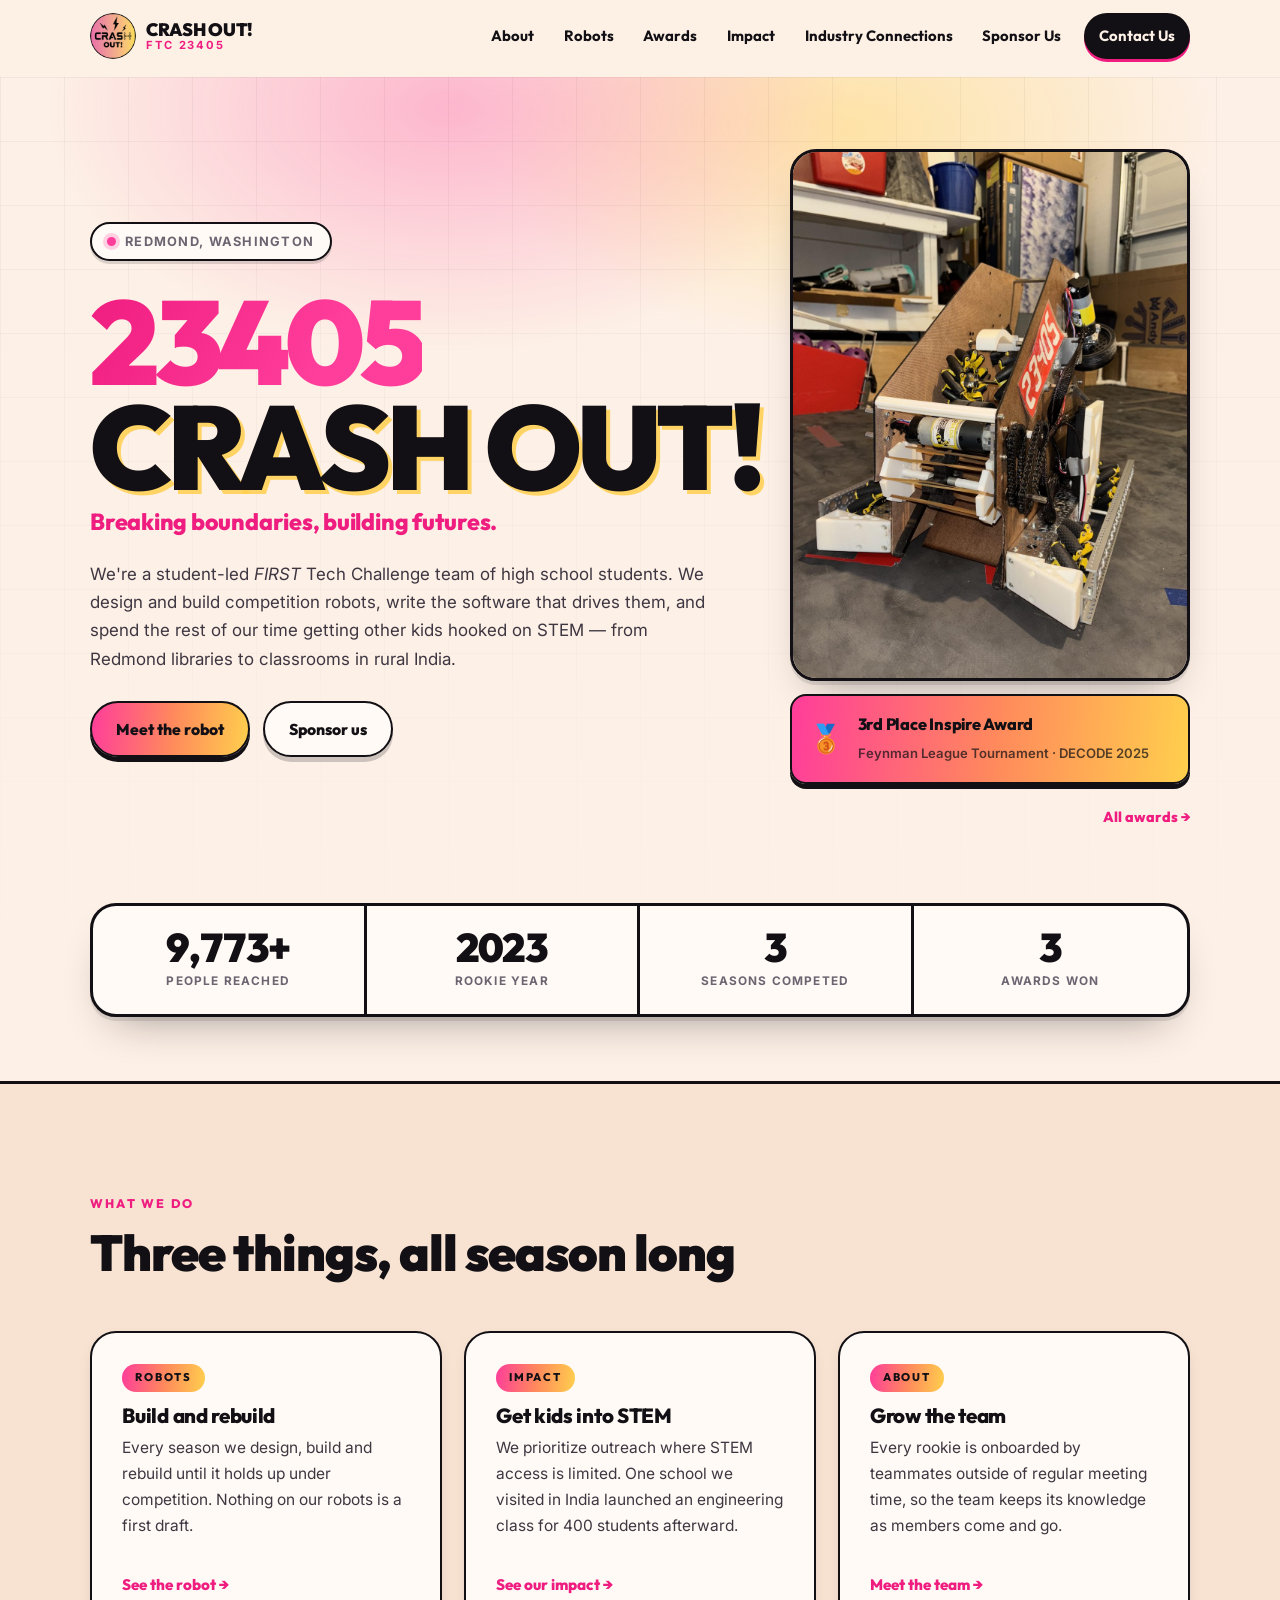
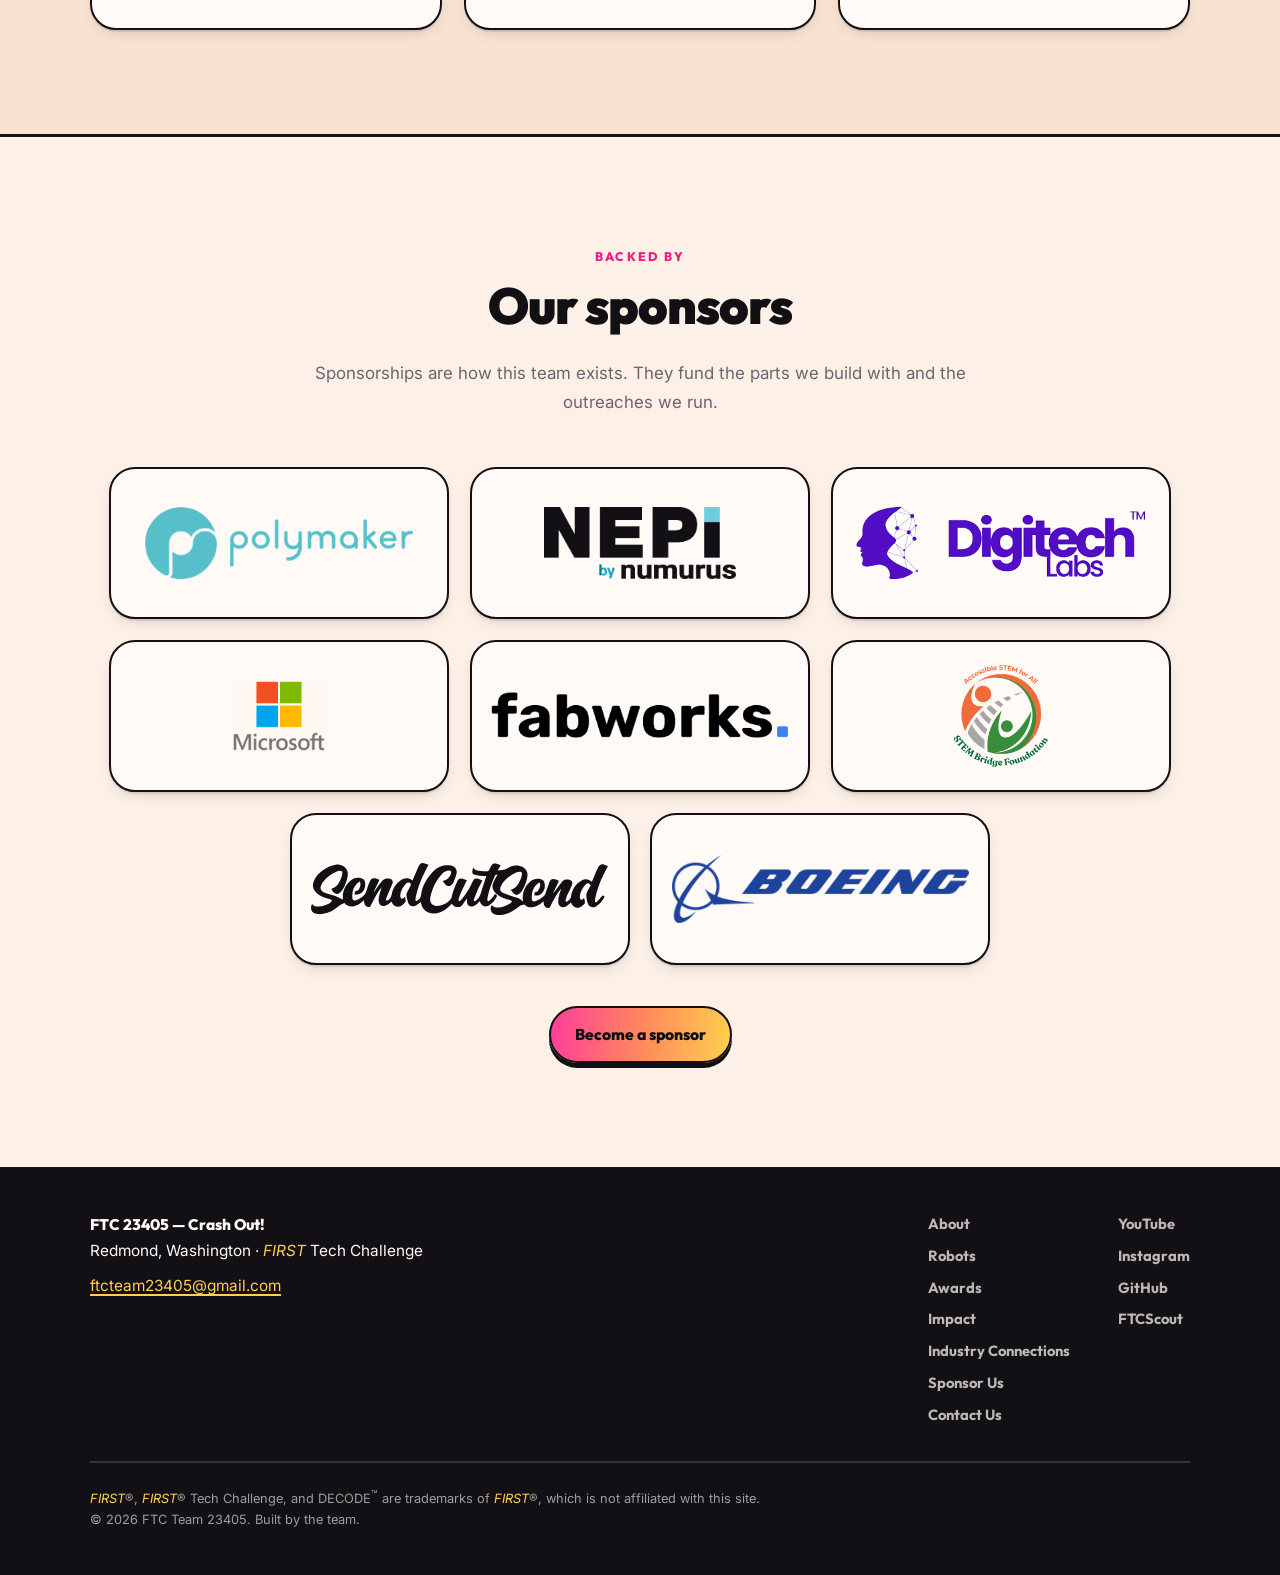
<file: index.html>
<!DOCTYPE html>
<html lang="en">
<head>
<meta charset="utf-8">
<meta name="viewport" content="width=device-width, initial-scale=1">
<title>Crash Out! &middot; FTC Team 23405</title>
<meta name="description" content="FIRST Tech Challenge Team 23405 &quot;Crash Out!&quot; from Redmond, Washington. Breaking boundaries, building futures.">
<meta name="theme-color" content="#fdf0e6">

<meta property="og:type" content="website">
<meta property="og:title" content="Crash Out! — FTC Team 23405">
<meta property="og:description" content="FIRST Tech Challenge Team 23405 from Redmond, WA. Breaking boundaries, building futures.">
<meta property="og:url" content="https://ftc23405.github.io/">
<meta property="og:image" content="https://ftc23405.github.io/assets/img/og-cover.png">
<meta name="twitter:card" content="summary_large_image">

<link rel="icon" href="assets/img/favicon.ico" sizes="any">
<link rel="icon" href="assets/img/favicon-32.png" type="image/png" sizes="32x32">
<link rel="icon" href="assets/img/icon-192.png" type="image/png" sizes="192x192">
<link rel="apple-touch-icon" href="assets/img/apple-touch-icon.png">

<link rel="preconnect" href="https://fonts.googleapis.com">
<link rel="preconnect" href="https://fonts.gstatic.com" crossorigin>
<link href="https://fonts.googleapis.com/css2?family=Outfit:wght@400;500;600;700;800;900&family=Inter:wght@400;500;600;700&display=swap" rel="stylesheet">

<link rel="stylesheet" href="assets/css/style.css">
<script>document.documentElement.classList.add("js");</script>
</head>
<body>

<a class="skip-link" href="#main">Skip to content</a>

<!-- ============ NAV (identical on every page except aria-current) ============ -->
<header class="nav" id="nav">
  <div class="nav__inner">
    <a class="brand" href="index.html" aria-current="page">
      <img class="brand__logo" src="assets/img/logo.png" alt="" width="46" height="46"
           data-fallback="assets/img/logo.svg">
      <span class="brand__text">
        <strong>CRASH OUT!</strong>
        <em>FTC&nbsp;23405</em>
      </span>
    </a>

    <nav class="nav__links" id="navLinks" aria-label="Main">
      <a href="about.html">About</a>
      <a href="robots.html">Robots</a>
      <a href="awards.html">Awards</a>
      <a href="impact.html">Impact</a>
      <a href="industry.html">Industry Connections</a>
      <a href="sponsor.html">Sponsor Us</a>
      <a class="nav__cta" href="contact.html">Contact Us</a>
    </nav>

    <button class="nav__toggle" id="navToggle" aria-expanded="false" aria-controls="navLinks" aria-label="Open menu">
      <span></span><span></span><span></span>
    </button>
  </div>
  <div class="nav__progress" id="navProgress" aria-hidden="true"></div>
</header>

<main id="main">

<!-- ============ HERO ============ -->
<section class="hero">
  <div class="hero__glow" aria-hidden="true"></div>
  <div class="hero__grid-lines" aria-hidden="true"></div>

  <div class="wrap hero__inner">
    <div class="hero__copy">
      <p class="eyebrow"><span class="dot"></span> Redmond, Washington</p>
      <h1 class="hero__title">
        <span class="hero__num">23405</span>
        <span class="hero__name">CRASH&nbsp;OUT!</span>
      </h1>
      <p class="hero__tag">Breaking boundaries, building futures.</p>
      <p class="hero__lede">
        We're a student-led <em>FIRST</em> Tech Challenge team of high school students. We design
        and build competition robots, write the software that drives them, and spend the rest of our
        time getting other kids hooked on STEM &mdash; from Redmond libraries to classrooms in rural
        India.
      </p>
      <div class="hero__actions">
        <a class="btn btn--primary" href="robots.html">Meet the robot</a>
        <a class="btn btn--ghost" href="sponsor.html">Sponsor us</a>
      </div>
    </div>

    <div class="hero__badge-stack">
      <figure class="hero__shot">
        <img src="assets/img/robot-decode.jpg"
             alt="The team's DECODE 2025-26 competition robot, showing its flywheel shooter, intake and ramp."
             width="1050" height="1400">
      </figure>
      <div class="badge-card badge-card--award">
        <span class="badge-card__medal" aria-hidden="true">🥉</span>
        <div>
          <strong>3rd Place Inspire Award</strong>
          <span>Feynman League Tournament &middot; DECODE 2025</span>
        </div>
      </div>
      <p class="hero__badge-more"><a href="awards.html">All awards &rarr;</a></p>
    </div>
  </div>

  <div class="wrap">
    <ul class="statstrip">
      <li><span class="statstrip__num" data-count="10180" data-suffix="+">0</span><span class="statstrip__label">People reached</span></li>
      <!-- Not a data-count: a year must not be thousands-separated ("2,023") or counted up. -->
      <li><span class="statstrip__num">2023</span><span class="statstrip__label">Rookie year</span></li>
      <li><span class="statstrip__num" data-count="3">0</span><span class="statstrip__label">Seasons competed</span></li>
      <li><span class="statstrip__num" data-count="3">0</span><span class="statstrip__label">Awards won</span></li>
    </ul>
  </div>
</section>

<!-- ============ WHAT WE DO ============ -->
<section class="section section--alt">
  <div class="wrap">
    <header class="section__head reveal">
      <p class="kicker">What we do</p>
      <h2>Three things, all season long</h2>
    </header>

    <div class="grid grid--three">
      <a class="teaser reveal" href="robots.html">
        <span class="teaser__tag">Robots</span>
        <h3>Build and rebuild</h3>
        <p>
          Every season we design, build and rebuild until it holds up under competition. Nothing on
          our robots is a first draft.
        </p>
        <span class="teaser__go">See the robot &rarr;</span>
      </a>

      <a class="teaser reveal" href="impact.html">
        <span class="teaser__tag">Impact</span>
        <h3>Get kids into STEM</h3>
        <p>
          We prioritize outreach where STEM access is limited. One school we visited in India
          launched an engineering class for 400 students afterward.
        </p>
        <span class="teaser__go">See our impact &rarr;</span>
      </a>

      <a class="teaser reveal" href="about.html">
        <span class="teaser__tag">About</span>
        <h3>Grow the team</h3>
        <p>
          Every rookie is onboarded by teammates outside of regular meeting time, so the team keeps
          its knowledge as members come and go.
        </p>
        <span class="teaser__go">Meet the team &rarr;</span>
      </a>
    </div>
  </div>
</section>

<!-- ============ SPONSOR STRIP ============ -->
<section class="section">
  <div class="wrap">
    <header class="section__head section__head--center reveal">
      <p class="kicker">Backed by</p>
      <h2>Our sponsors</h2>
      <p class="section__sub">
        Sponsorships are how this team exists. They fund the parts we build with and the
        outreaches we run.
      </p>
    </header>

    <ul class="sponsors reveal">
      <li class="sponsor">
        <a href="https://polymaker.com/" target="_blank" rel="noopener">
          <img src="assets/img/sponsors/polymaker.png" alt="Polymaker" loading="lazy" width="700" height="188">
        </a>
      </li>
      <li class="sponsor">
        <a href="https://numurus.com/" target="_blank" rel="noopener">
          <img src="assets/img/sponsors/numurus.png" alt="NEPI by Numurus" loading="lazy" width="1010" height="378">
        </a>
      </li>
      <li class="sponsor">
        <a href="https://digitechlabs.com/" target="_blank" rel="noopener">
          <img src="assets/img/sponsors/digitech-labs.png" alt="Digitech Labs" loading="lazy" width="434" height="108">
        </a>
      </li>
      <li class="sponsor">
        <a href="https://www.microsoft.com/" target="_blank" rel="noopener">
          <img src="assets/img/sponsors/microsoft.png" alt="Microsoft" loading="lazy" width="261" height="200">
        </a>
      </li>
      <li class="sponsor">
        <a href="https://www.fabworks.com/" target="_blank" rel="noopener">
          <img src="assets/img/sponsors/fabworks.png" alt="Fabworks" loading="lazy" width="445" height="73">
        </a>
      </li>
      <li class="sponsor sponsor--badge">
        <a href="https://www.stembridgefoundation.org/" target="_blank" rel="noopener">
          <img src="assets/img/sponsors/stem-bridge-foundation.png" alt="STEM Bridge Foundation" loading="lazy" width="649" height="700">
        </a>
      </li>
      <li class="sponsor">
        <a href="https://sendcutsend.com/" target="_blank" rel="noopener">
          <img src="assets/img/sponsors/sendcutsend.svg" alt="SendCutSend" loading="lazy" width="900" height="162">
        </a>
      </li>
      <li class="sponsor">
        <a href="https://www.boeing.com/" target="_blank" rel="noopener">
          <img src="assets/img/sponsors/boeing.png" alt="Boeing" loading="lazy" width="700" height="160">
        </a>
      </li>
    </ul>

    <p class="center-cta reveal"><a class="btn btn--primary" href="sponsor.html">Become a sponsor</a></p>
  </div>
</section>

</main>

<!-- ============ FOOTER ============ -->
<footer class="footer">
  <div class="wrap footer__inner">
    <div class="footer__brand">
      <p><strong>FTC 23405 &mdash; Crash Out!</strong><br>Redmond, Washington &middot; <em>FIRST</em> Tech Challenge</p>
      <p><a href="mailto:ftcteam23405@gmail.com">ftcteam23405@gmail.com</a></p>
    </div>

    <nav class="footer__nav" aria-label="Footer">
      <a href="about.html">About</a>
      <a href="robots.html">Robots</a>
      <a href="awards.html">Awards</a>
      <a href="impact.html">Impact</a>
      <a href="industry.html">Industry Connections</a>
      <a href="sponsor.html">Sponsor Us</a>
      <a href="contact.html">Contact Us</a>
    </nav>

    <nav class="footer__social" aria-label="Social">
      <a href="https://youtube.com/@ftc23405" target="_blank" rel="noopener">YouTube</a>
      <a href="https://instagram.com/ftc23405" target="_blank" rel="noopener">Instagram</a>
      <a href="https://github.com/ftcteam23405" target="_blank" rel="noopener">GitHub</a>
      <a href="https://ftcscout.org/teams/23405" target="_blank" rel="noopener">FTCScout</a>
    </nav>

    <p class="footer__legal">
      <em>FIRST</em>&reg;, <em>FIRST</em>&reg; Tech Challenge, and DECODE<sup>&trade;</sup> are trademarks of
      <em>FIRST</em>&reg;, which is not affiliated with this site.<br>
      &copy; <span data-year>2026</span> FTC Team 23405. Built by the team.
    </p>
  </div>
</footer>

<script src="assets/js/main.js" defer></script>
</body>
</html>
</file>
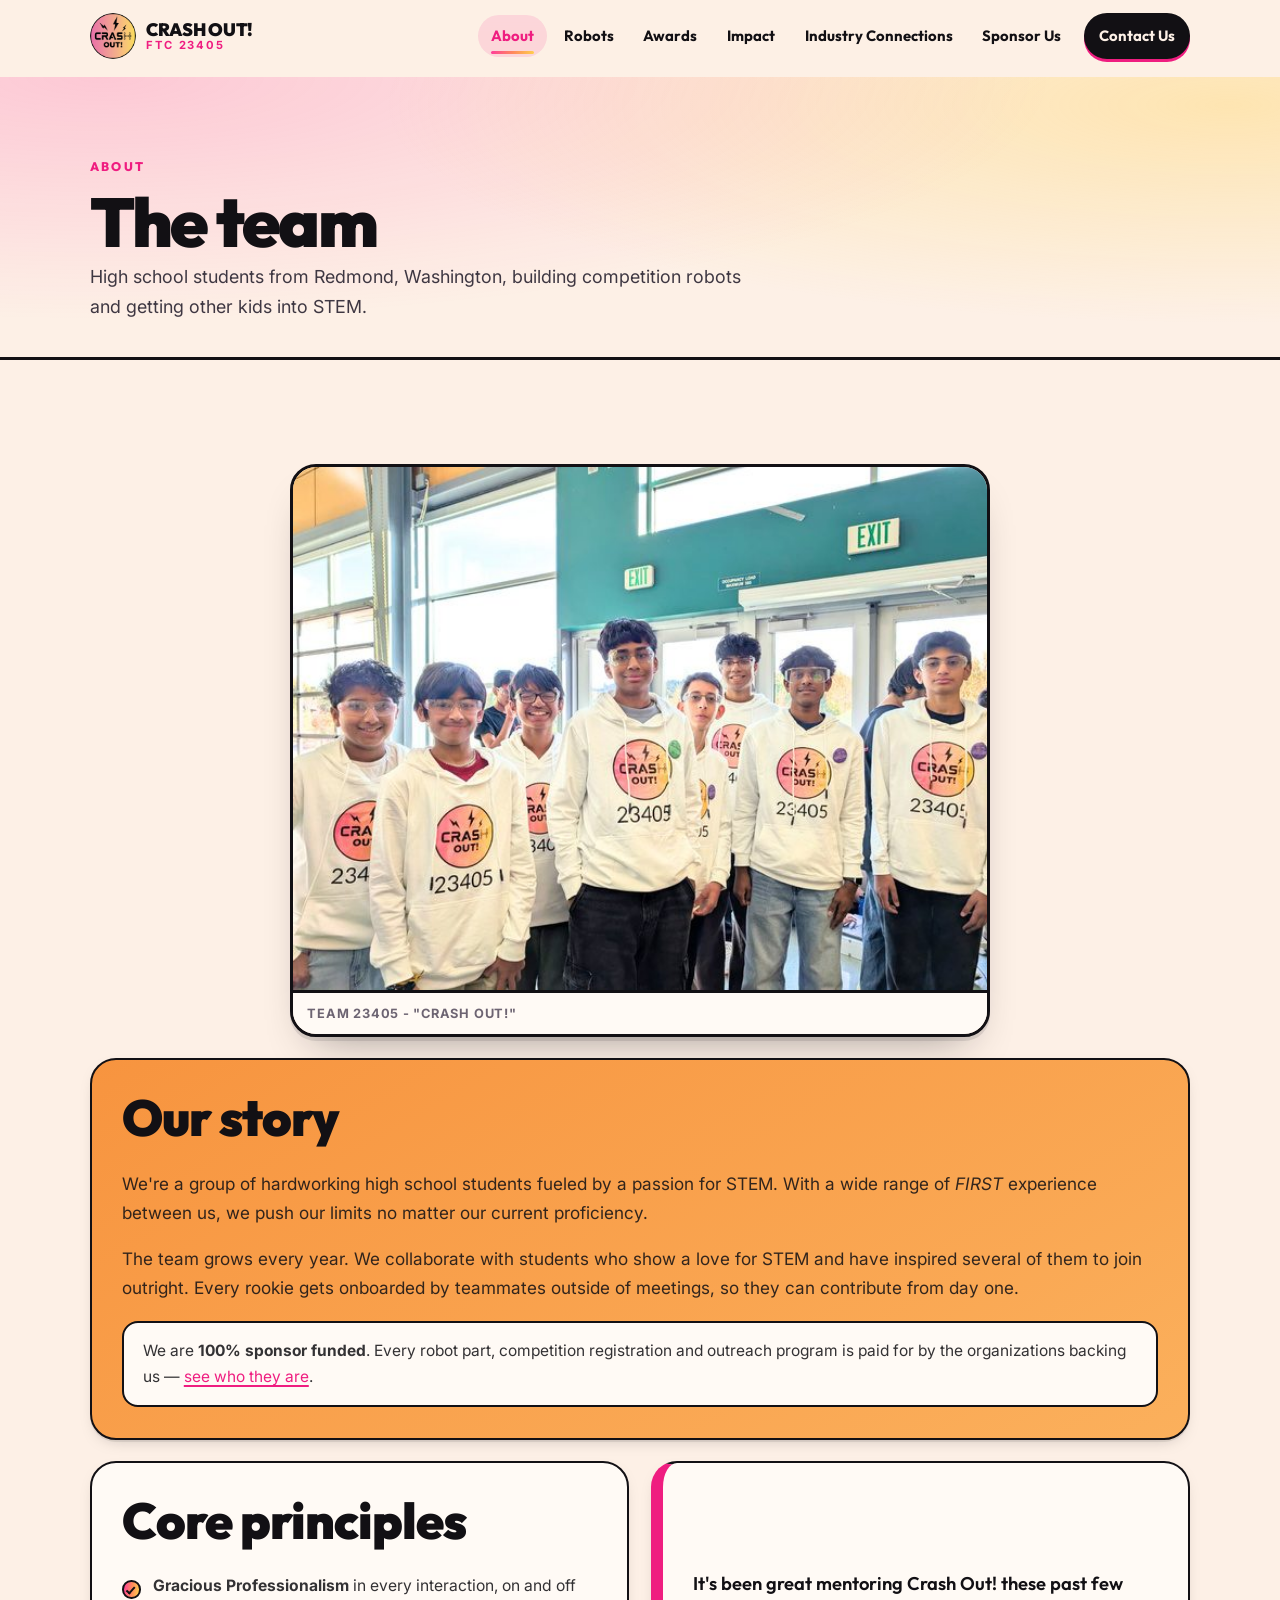
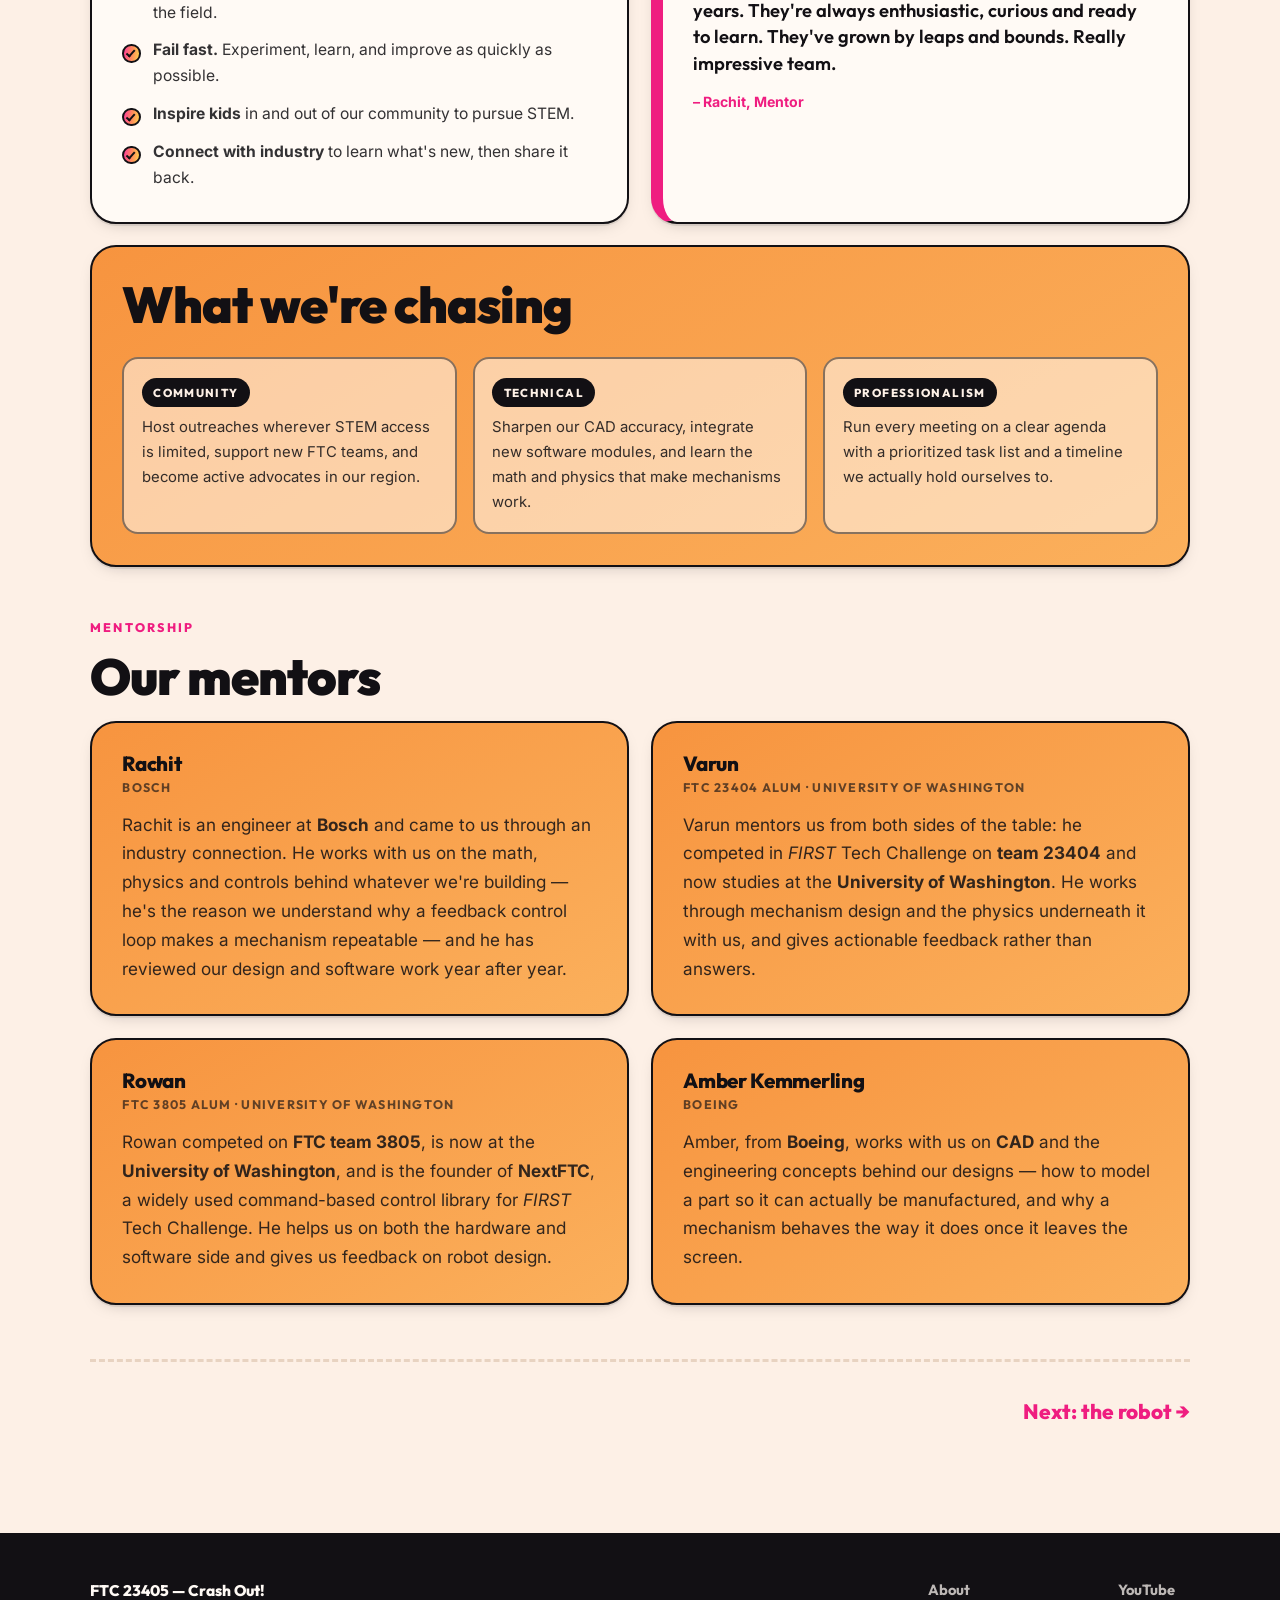
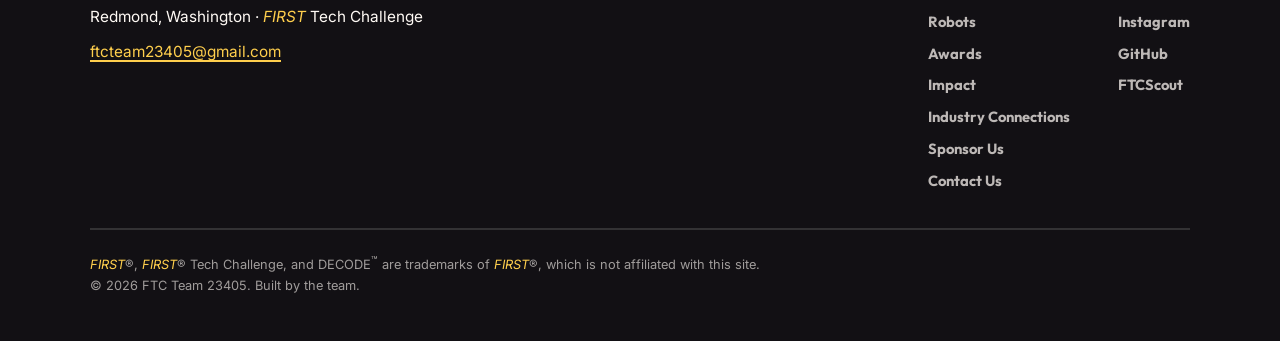
<file: about.html>
<!DOCTYPE html>
<html lang="en">
<head>
<meta charset="utf-8">
<meta name="viewport" content="width=device-width, initial-scale=1">
<title>About &middot; Crash Out! FTC 23405</title>
<meta name="description" content="Meet FTC Team 23405 Crash Out! — a high school FIRST Tech Challenge team from Redmond, WA. Our core principles, mentors, and goals.">
<meta name="theme-color" content="#fdf0e6">
<link rel="icon" href="assets/img/favicon.ico" sizes="any">
<link rel="icon" href="assets/img/favicon-32.png" type="image/png" sizes="32x32">
<link rel="icon" href="assets/img/icon-192.png" type="image/png" sizes="192x192">
<link rel="apple-touch-icon" href="assets/img/apple-touch-icon.png">
<link rel="preconnect" href="https://fonts.googleapis.com">
<link rel="preconnect" href="https://fonts.gstatic.com" crossorigin>
<link href="https://fonts.googleapis.com/css2?family=Outfit:wght@400;500;600;700;800;900&family=Inter:wght@400;500;600;700&display=swap" rel="stylesheet">
<link rel="stylesheet" href="assets/css/style.css">
<script>document.documentElement.classList.add("js");</script>
</head>
<body>

<a class="skip-link" href="#main">Skip to content</a>

<header class="nav" id="nav">
  <div class="nav__inner">
    <a class="brand" href="index.html">
      <img class="brand__logo" src="assets/img/logo.png" alt="" width="46" height="46"
           data-fallback="assets/img/logo.svg">
      <span class="brand__text">
        <strong>CRASH OUT!</strong>
        <em>FTC&nbsp;23405</em>
      </span>
    </a>
    <nav class="nav__links" id="navLinks" aria-label="Main">
      <a href="about.html" aria-current="page">About</a>
      <a href="robots.html">Robots</a>
      <a href="awards.html">Awards</a>
      <a href="impact.html">Impact</a>
      <a href="industry.html">Industry Connections</a>
      <a href="sponsor.html">Sponsor Us</a>
      <a class="nav__cta" href="contact.html">Contact Us</a>
    </nav>
    <button class="nav__toggle" id="navToggle" aria-expanded="false" aria-controls="navLinks" aria-label="Open menu">
      <span></span><span></span><span></span>
    </button>
  </div>
  <div class="nav__progress" id="navProgress" aria-hidden="true"></div>
</header>

<main id="main">

<section class="pagehero">
  <div class="wrap">
    <p class="kicker">About</p>
    <h1>The team</h1>
    <p class="pagehero__lede">
      High school students from Redmond, Washington, building competition robots and getting
      other kids into STEM.
    </p>
  </div>
</section>

<section class="section">
  <div class="wrap">
    <figure class="teamshot reveal">
      <img src="assets/img/team.jpg"
           alt="The Crash Out! team in matching white 23405 hoodies, standing together at a competition venue."
           width="640" height="482">
      <figcaption>Team 23405 &hyphen; "Crash Out!"</figcaption>
    </figure>

    <div class="grid grid--about">
      <article class="card card--wide reveal">
        <h2>Our story</h2>
        <p>
          We're a group of hardworking high school students fueled by a passion for STEM. With a
          wide range of <em>FIRST</em> experience between us, we push our limits no matter our
          current proficiency.
        </p>
        <p>
          The team grows every year. We collaborate with students who show a love for STEM and have
          inspired several of them to join outright. Every rookie gets onboarded by teammates outside
          of meetings, so they can contribute from day one.
        </p>
        <p class="callout">
          We are <strong>100% sponsor funded</strong>. Every robot part, competition registration and
          outreach program is paid for by the organizations backing us &mdash;
          <a href="sponsor.html">see who they are</a>.
        </p>
      </article>

      <article class="card card--values reveal">
        <h2>Core principles</h2>
        <ul class="ticks">
          <li><strong>Gracious Professionalism</strong> in every interaction, on and off the field.</li>
          <li><strong>Fail fast.</strong> Experiment, learn, and improve as quickly as possible.</li>
          <li><strong>Inspire kids</strong> in and out of our community to pursue STEM.</li>
          <li><strong>Connect with industry</strong> to learn what's new, then share it back.</li>
        </ul>
      </article>

      <article class="card card--quote reveal">
        <blockquote>
          It's been great mentoring Crash Out! these past few years. They're always enthusiastic,
          curious and ready to learn. They've grown by leaps and bounds. Really impressive team.
        </blockquote>
        <footer>&ndash; Rachit, Mentor</footer>
      </article>

      <!-- Goals sit above the mentor roster: they close out the "who we are" thread started
           by Our story / Core principles, so the page reads team -> ambitions -> the people
           helping us get there, instead of interrupting that thread with the roster. -->
      <article class="card card--goals reveal">
        <h2>What we're chasing</h2>
        <div class="goalset">
          <div class="goal">
            <span class="goal__tag">Community</span>
            <p>Host outreaches wherever STEM access is limited, support new FTC teams, and become active advocates in our region.</p>
          </div>
          <div class="goal">
            <span class="goal__tag">Technical</span>
            <p>Sharpen our CAD accuracy, integrate new software modules, and learn the math and physics that make mechanisms work.</p>
          </div>
          <div class="goal">
            <span class="goal__tag">Professionalism</span>
            <p>Run every meeting on a clear agenda with a prioritized task list and a timeline we actually hold ourselves to.</p>
          </div>
        </div>
      </article>

      <!-- Mentors. The heading row below spans the full grid so the four cards under it read
           as one group -- without it they're indistinguishable from the other cards sharing
           this grid. Name goes in the h3 and the affiliation in .card__meta: packing both into
           the heading made some titles wrap to two lines and others not, so the body copy in
           a row started at different heights. Keep the copy season-agnostic: these are people
           who have worked with the team across multiple years, not one-season help. -->
      <header class="grid__head reveal">
        <p class="kicker">Mentorship</p>
        <h2>Our mentors</h2>
      </header>
      <article class="card card--mentor reveal">
        <h3>Rachit</h3>
        <p class="card__meta">Bosch</p>
        <p>
          Rachit is an engineer at <strong>Bosch</strong> and came to us through an industry
          connection. He works with us on the math, physics and controls behind whatever we're
          building &mdash; he's the reason we understand why a feedback control loop makes a
          mechanism repeatable &mdash; and he has reviewed our design and software work year
          after year.
        </p>
      </article>

      <article class="card card--mentor reveal">
        <h3>Varun</h3>
        <p class="card__meta">FTC 23404 alum &middot; University of Washington</p>
        <p>
          Varun mentors us from both sides of the table: he competed in <em>FIRST</em> Tech
          Challenge on <strong>team 23404</strong> and now studies at the
          <strong>University of Washington</strong>. He works through mechanism design and the
          physics underneath it with us, and gives actionable feedback rather than answers.
        </p>
      </article>

      <article class="card card--mentor reveal">
        <h3>Rowan</h3>
        <p class="card__meta">FTC 3805 alum &middot; University of Washington</p>
        <p>
          Rowan competed on <strong>FTC team 3805</strong>, is now at the
          <strong>University of Washington</strong>, and is the founder of
          <strong>NextFTC</strong>, a widely used command-based control library for
          <em>FIRST</em> Tech Challenge. He helps us on both the hardware and software side and
          gives us feedback on robot design.
        </p>
      </article>

      <article class="card card--mentor reveal">
        <h3>Amber Kemmerling</h3>
        <p class="card__meta">Boeing</p>
        <p>
          Amber, from <strong>Boeing</strong>, works with us on <strong>CAD</strong> and the
          engineering concepts behind our designs &mdash; how to model a part so it can actually
          be manufactured, and why a mechanism behaves the way it does once it leaves the screen.
        </p>
      </article>
    </div>

    <div class="nextup reveal">
      <a href="robots.html">Next: the robot &rarr;</a>
    </div>
  </div>
</section>

</main>

<footer class="footer">
  <div class="wrap footer__inner">
    <div class="footer__brand">
      <p><strong>FTC 23405 &mdash; Crash Out!</strong><br>Redmond, Washington &middot; <em>FIRST</em> Tech Challenge</p>
      <p><a href="mailto:ftcteam23405@gmail.com">ftcteam23405@gmail.com</a></p>
    </div>
    <nav class="footer__nav" aria-label="Footer">
      <a href="about.html">About</a>
      <a href="robots.html">Robots</a>
      <a href="awards.html">Awards</a>
      <a href="impact.html">Impact</a>
      <a href="industry.html">Industry Connections</a>
      <a href="sponsor.html">Sponsor Us</a>
      <a href="contact.html">Contact Us</a>
    </nav>
    <nav class="footer__social" aria-label="Social">
      <a href="https://youtube.com/@ftc23405" target="_blank" rel="noopener">YouTube</a>
      <a href="https://instagram.com/ftc23405" target="_blank" rel="noopener">Instagram</a>
      <a href="https://github.com/ftcteam23405" target="_blank" rel="noopener">GitHub</a>
      <a href="https://ftcscout.org/teams/23405" target="_blank" rel="noopener">FTCScout</a>
    </nav>
    <p class="footer__legal">
      <em>FIRST</em>&reg;, <em>FIRST</em>&reg; Tech Challenge, and DECODE<sup>&trade;</sup> are trademarks of
      <em>FIRST</em>&reg;, which is not affiliated with this site.<br>
      &copy; <span data-year>2026</span> FTC Team 23405. Built by the team.
    </p>
  </div>
</footer>

<script src="assets/js/main.js" defer></script>
</body>
</html>
</file>
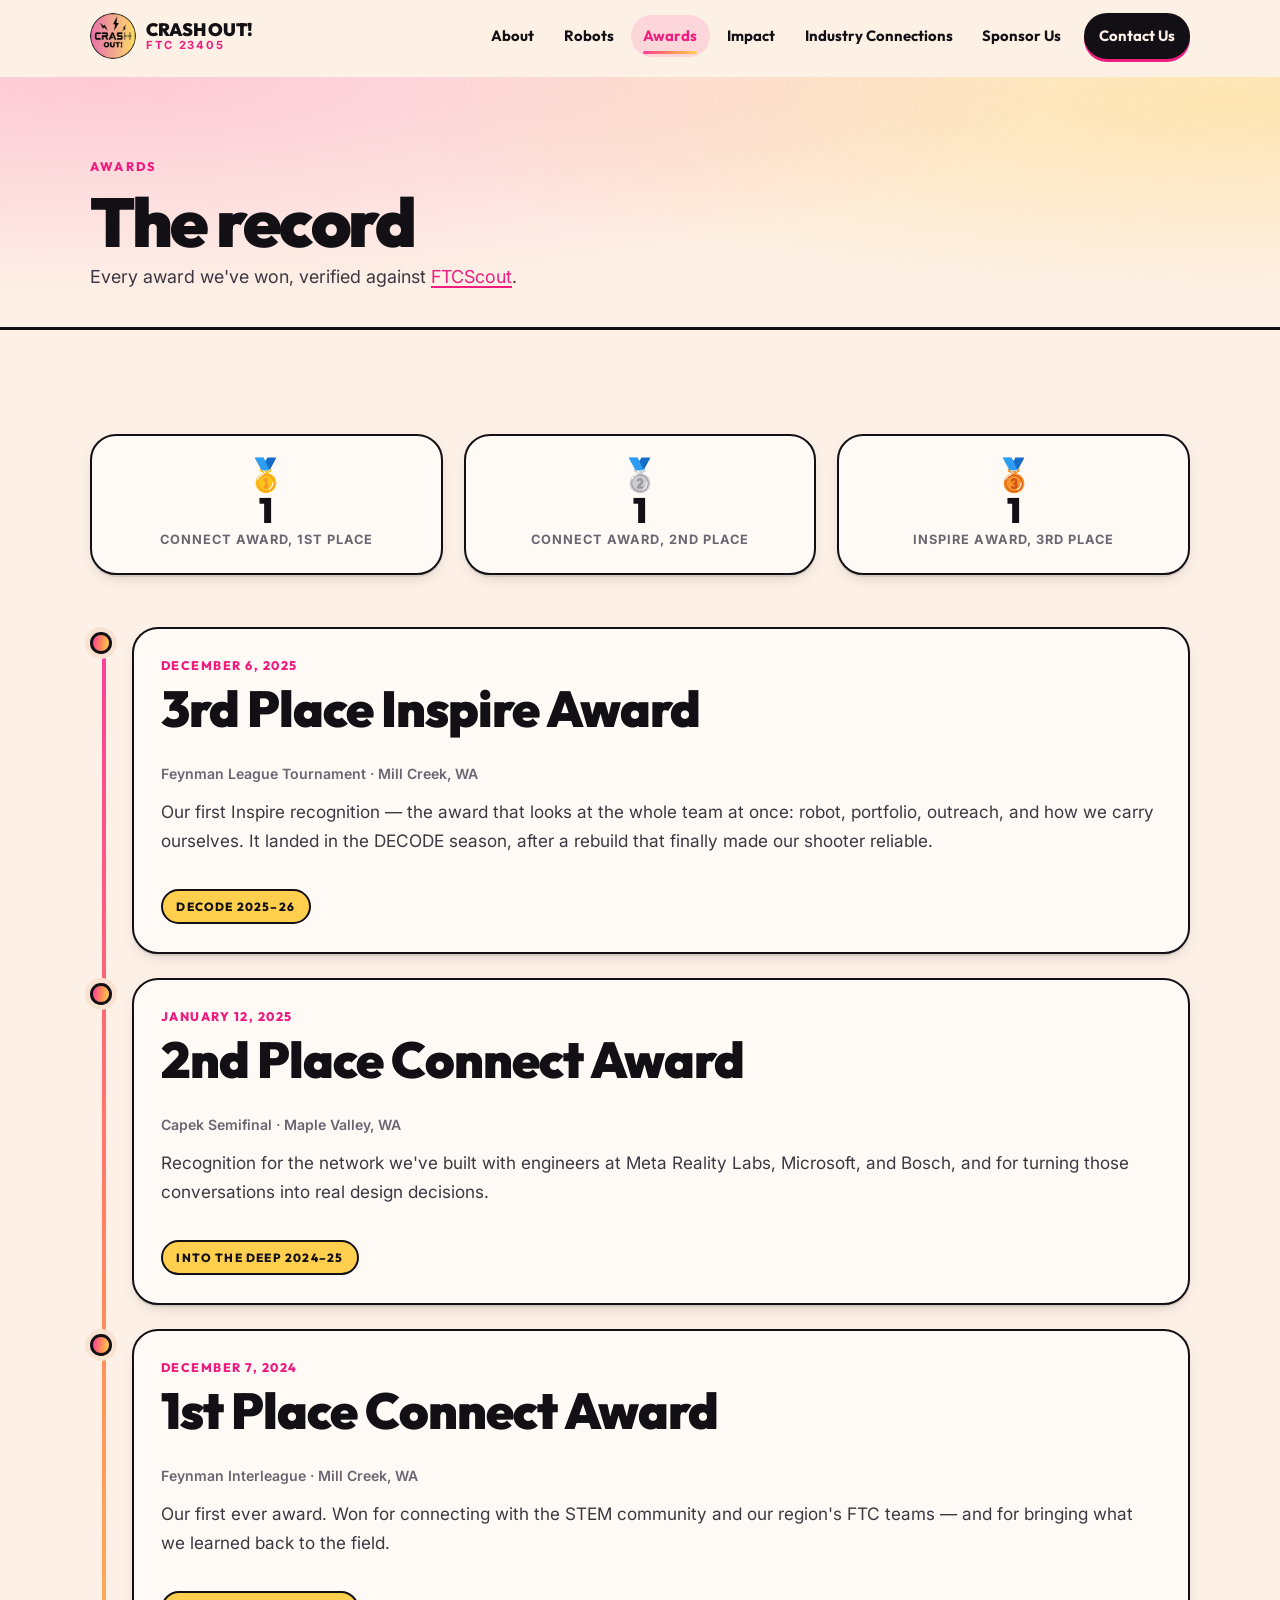
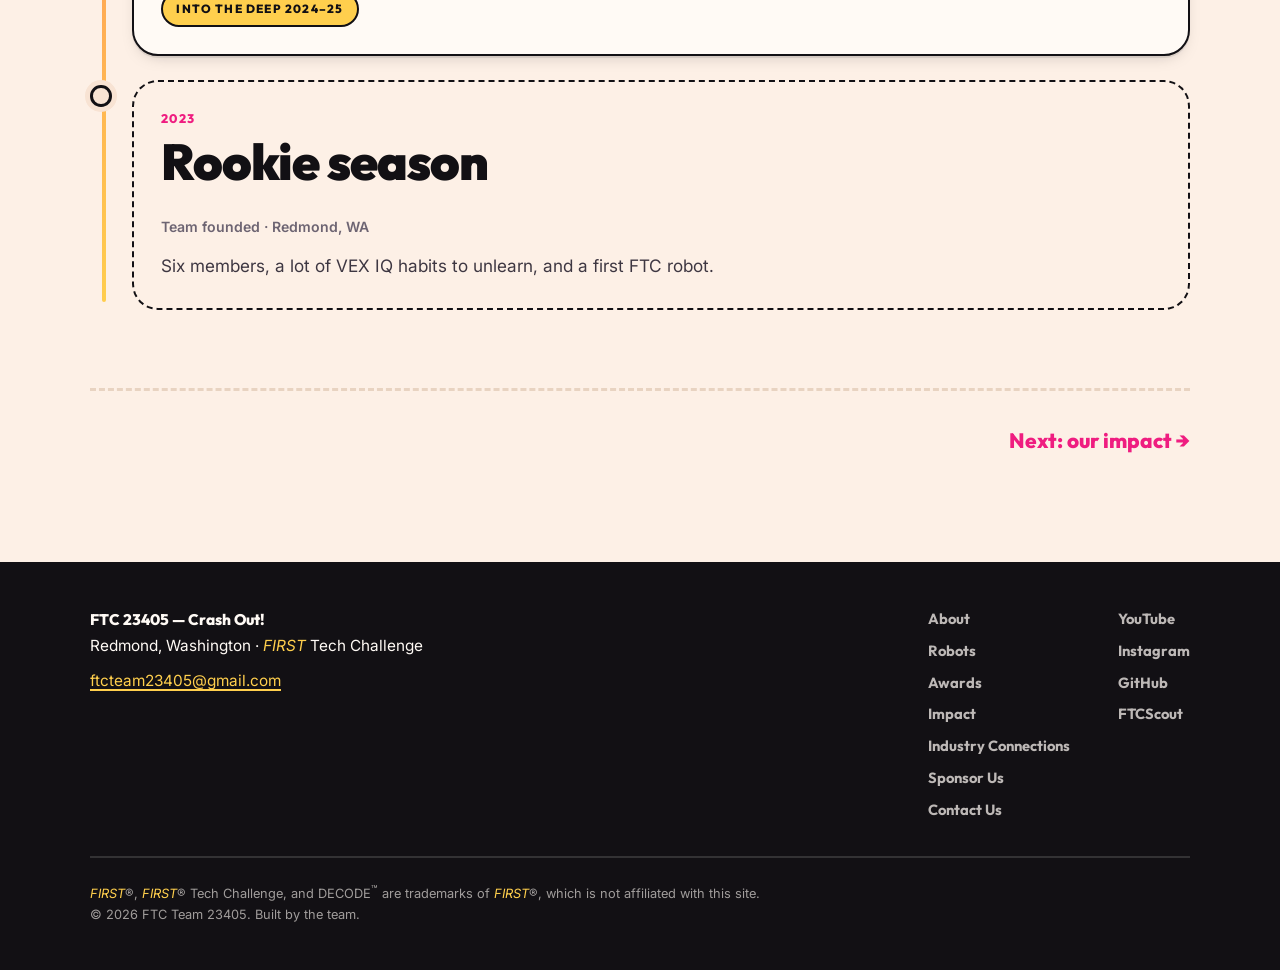
<file: awards.html>
<!DOCTYPE html>
<html lang="en">
<head>
<meta charset="utf-8">
<meta name="viewport" content="width=device-width, initial-scale=1">
<title>Awards &middot; Crash Out! FTC 23405</title>
<meta name="description" content="Competition awards and season history for FTC Team 23405 Crash Out!, verified against FTCScout.">
<meta name="theme-color" content="#fdf0e6">
<link rel="icon" href="assets/img/favicon.ico" sizes="any">
<link rel="icon" href="assets/img/favicon-32.png" type="image/png" sizes="32x32">
<link rel="icon" href="assets/img/icon-192.png" type="image/png" sizes="192x192">
<link rel="apple-touch-icon" href="assets/img/apple-touch-icon.png">
<link rel="preconnect" href="https://fonts.googleapis.com">
<link rel="preconnect" href="https://fonts.gstatic.com" crossorigin>
<link href="https://fonts.googleapis.com/css2?family=Outfit:wght@400;500;600;700;800;900&family=Inter:wght@400;500;600;700&display=swap" rel="stylesheet">
<link rel="stylesheet" href="assets/css/style.css">
<script>document.documentElement.classList.add("js");</script>
</head>
<body>

<a class="skip-link" href="#main">Skip to content</a>

<header class="nav" id="nav">
  <div class="nav__inner">
    <a class="brand" href="index.html">
      <img class="brand__logo" src="assets/img/logo.png" alt="" width="46" height="46"
           data-fallback="assets/img/logo.svg">
      <span class="brand__text">
        <strong>CRASH OUT!</strong>
        <em>FTC&nbsp;23405</em>
      </span>
    </a>
    <nav class="nav__links" id="navLinks" aria-label="Main">
      <a href="about.html">About</a>
      <a href="robots.html">Robots</a>
      <a href="awards.html" aria-current="page">Awards</a>
      <a href="impact.html">Impact</a>
      <a href="industry.html">Industry Connections</a>
      <a href="sponsor.html">Sponsor Us</a>
      <a class="nav__cta" href="contact.html">Contact Us</a>
    </nav>
    <button class="nav__toggle" id="navToggle" aria-expanded="false" aria-controls="navLinks" aria-label="Open menu">
      <span></span><span></span><span></span>
    </button>
  </div>
  <div class="nav__progress" id="navProgress" aria-hidden="true"></div>
</header>

<main id="main">

<section class="pagehero">
  <div class="wrap">
    <p class="kicker">Awards</p>
    <h1>The record</h1>
    <p class="pagehero__lede">
      Every award we've won, verified against
      <a href="https://ftcscout.org/teams/23405" target="_blank" rel="noopener">FTCScout</a>.
    </p>
  </div>
</section>

<section class="section">
  <div class="wrap">
    <ul class="awardgrid reveal">
      <li class="awardgrid__item">
        <span class="awardgrid__medal" aria-hidden="true">🥇</span>
        <strong>1</strong><span>Connect Award, 1st place</span>
      </li>
      <li class="awardgrid__item">
        <span class="awardgrid__medal" aria-hidden="true">🥈</span>
        <strong>1</strong><span>Connect Award, 2nd place</span>
      </li>
      <li class="awardgrid__item">
        <span class="awardgrid__medal" aria-hidden="true">🥉</span>
        <strong>1</strong><span>Inspire Award, 3rd place</span>
      </li>
    </ul>

    <ol class="timeline">
      <li class="timeline__item reveal">
        <div class="timeline__dot" aria-hidden="true"></div>
        <div class="timeline__body">
          <p class="timeline__date">December 6, 2025</p>
          <h2>3rd Place Inspire Award</h2>
          <p class="timeline__meta">Feynman League Tournament &middot; Mill Creek, WA</p>
          <p>
            Our first Inspire recognition &mdash; the award that looks at the whole team at once:
            robot, portfolio, outreach, and how we carry ourselves. It landed in the DECODE season,
            after a rebuild that finally made our shooter reliable.
          </p>
          <span class="pill pill--season">DECODE 2025&ndash;26</span>
        </div>
      </li>
      <li class="timeline__item reveal">
        <div class="timeline__dot" aria-hidden="true"></div>
        <div class="timeline__body">
          <p class="timeline__date">January 12, 2025</p>
          <h2>2nd Place Connect Award</h2>
          <p class="timeline__meta">Capek Semifinal &middot; Maple Valley, WA</p>
          <p>
            Recognition for the network we've built with engineers at Meta Reality Labs, Microsoft,
            and Bosch, and for turning those conversations into real design decisions.
          </p>
          <span class="pill pill--season">INTO THE DEEP 2024&ndash;25</span>
        </div>
      </li>
      <li class="timeline__item reveal">
        <div class="timeline__dot" aria-hidden="true"></div>
        <div class="timeline__body">
          <p class="timeline__date">December 7, 2024</p>
          <h2>1st Place Connect Award</h2>
          <p class="timeline__meta">Feynman Interleague &middot; Mill Creek, WA</p>
          <p>
            Our first ever award. Won for connecting with the STEM community and our region's FTC
            teams &mdash; and for bringing what we learned back to the field.
          </p>
          <span class="pill pill--season">INTO THE DEEP 2024&ndash;25</span>
        </div>
      </li>
      <li class="timeline__item reveal">
        <div class="timeline__dot timeline__dot--hollow" aria-hidden="true"></div>
        <div class="timeline__body timeline__body--muted">
          <p class="timeline__date">2023</p>
          <h2>Rookie season</h2>
          <p class="timeline__meta">Team founded &middot; Redmond, WA</p>
          <p>Six members, a lot of VEX IQ habits to unlearn, and a first FTC robot.</p>
        </div>
      </li>
    </ol>

    <div class="nextup reveal"><a href="impact.html">Next: our impact &rarr;</a></div>
  </div>
</section>

</main>

<footer class="footer">
  <div class="wrap footer__inner">
    <div class="footer__brand">
      <p><strong>FTC 23405 &mdash; Crash Out!</strong><br>Redmond, Washington &middot; <em>FIRST</em> Tech Challenge</p>
      <p><a href="mailto:ftcteam23405@gmail.com">ftcteam23405@gmail.com</a></p>
    </div>
    <nav class="footer__nav" aria-label="Footer">
      <a href="about.html">About</a>
      <a href="robots.html">Robots</a>
      <a href="awards.html">Awards</a>
      <a href="impact.html">Impact</a>
      <a href="industry.html">Industry Connections</a>
      <a href="sponsor.html">Sponsor Us</a>
      <a href="contact.html">Contact Us</a>
    </nav>
    <nav class="footer__social" aria-label="Social">
      <a href="https://youtube.com/@ftc23405" target="_blank" rel="noopener">YouTube</a>
      <a href="https://instagram.com/ftc23405" target="_blank" rel="noopener">Instagram</a>
      <a href="https://github.com/ftcteam23405" target="_blank" rel="noopener">GitHub</a>
      <a href="https://ftcscout.org/teams/23405" target="_blank" rel="noopener">FTCScout</a>
    </nav>
    <p class="footer__legal">
      <em>FIRST</em>&reg;, <em>FIRST</em>&reg; Tech Challenge, and DECODE<sup>&trade;</sup> are trademarks of
      <em>FIRST</em>&reg;, which is not affiliated with this site.<br>
      &copy; <span data-year>2026</span> FTC Team 23405. Built by the team.
    </p>
  </div>
</footer>

<script src="assets/js/main.js" defer></script>
</body>
</html>
</file>
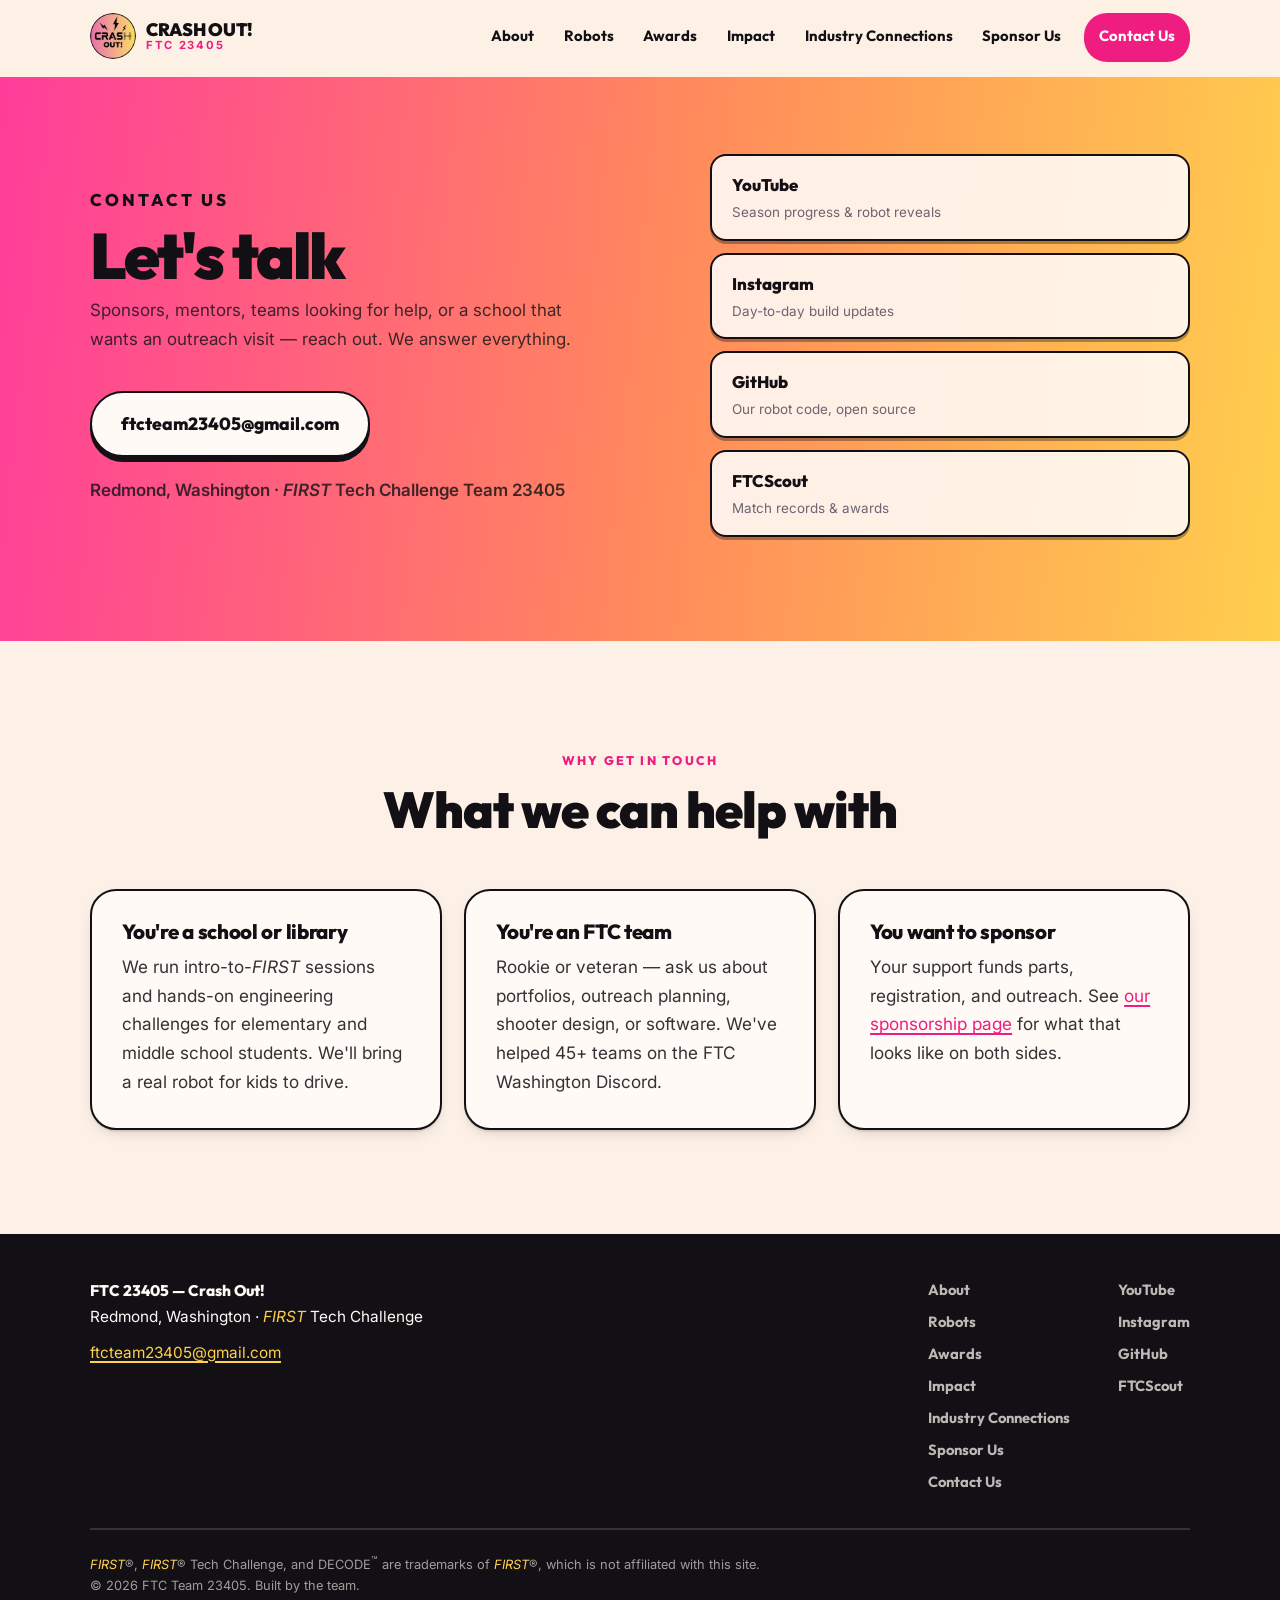
<file: contact.html>
<!DOCTYPE html>
<html lang="en">
<head>
<meta charset="utf-8">
<meta name="viewport" content="width=device-width, initial-scale=1">
<title>Contact Us &middot; Crash Out! FTC 23405</title>
<meta name="description" content="Contact FTC Team 23405 Crash Out! in Redmond, WA — sponsors, mentors, teams looking for help, or schools wanting an outreach visit.">
<meta name="theme-color" content="#fdf0e6">
<link rel="icon" href="assets/img/favicon.ico" sizes="any">
<link rel="icon" href="assets/img/favicon-32.png" type="image/png" sizes="32x32">
<link rel="icon" href="assets/img/icon-192.png" type="image/png" sizes="192x192">
<link rel="apple-touch-icon" href="assets/img/apple-touch-icon.png">
<link rel="preconnect" href="https://fonts.googleapis.com">
<link rel="preconnect" href="https://fonts.gstatic.com" crossorigin>
<link href="https://fonts.googleapis.com/css2?family=Outfit:wght@400;500;600;700;800;900&family=Inter:wght@400;500;600;700&display=swap" rel="stylesheet">
<link rel="stylesheet" href="assets/css/style.css">
<script>document.documentElement.classList.add("js");</script>
</head>
<body>

<a class="skip-link" href="#main">Skip to content</a>

<header class="nav" id="nav">
  <div class="nav__inner">
    <a class="brand" href="index.html">
      <img class="brand__logo" src="assets/img/logo.png" alt="" width="46" height="46"
           data-fallback="assets/img/logo.svg">
      <span class="brand__text">
        <strong>CRASH OUT!</strong>
        <em>FTC&nbsp;23405</em>
      </span>
    </a>
    <nav class="nav__links" id="navLinks" aria-label="Main">
      <a href="about.html">About</a>
      <a href="robots.html">Robots</a>
      <a href="awards.html">Awards</a>
      <a href="impact.html">Impact</a>
      <a href="industry.html">Industry Connections</a>
      <a href="sponsor.html">Sponsor Us</a>
      <a class="nav__cta" href="contact.html" aria-current="page">Contact Us</a>
    </nav>
    <button class="nav__toggle" id="navToggle" aria-expanded="false" aria-controls="navLinks" aria-label="Open menu">
      <span></span><span></span><span></span>
    </button>
  </div>
  <div class="nav__progress" id="navProgress" aria-hidden="true"></div>
</header>

<main id="main">

<section class="section section--contact section--contact-page">
  <div class="wrap contact">
    <div class="contact__copy reveal">
      <p class="kicker">Contact Us</p>
      <h1>Let's talk</h1>
      <p>
        Sponsors, mentors, teams looking for help, or a school that wants an outreach visit &mdash;
        reach out. We answer everything.
      </p>
      <a class="btn btn--primary btn--lg" href="mailto:ftcteam23405@gmail.com">ftcteam23405@gmail.com</a>
      <p class="contact__where">Redmond, Washington &middot; <em>FIRST</em> Tech Challenge Team 23405</p>
    </div>

    <ul class="contact__links reveal">
      <li><a href="https://youtube.com/@ftc23405" target="_blank" rel="noopener"><span>YouTube</span><small>Season progress &amp; robot reveals</small></a></li>
      <li><a href="https://instagram.com/ftc23405" target="_blank" rel="noopener"><span>Instagram</span><small>Day-to-day build updates</small></a></li>
      <li><a href="https://github.com/ftcteam23405" target="_blank" rel="noopener"><span>GitHub</span><small>Our robot code, open source</small></a></li>
      <li><a href="https://ftcscout.org/teams/23405" target="_blank" rel="noopener"><span>FTCScout</span><small>Match records &amp; awards</small></a></li>
    </ul>
  </div>
</section>

<section class="section">
  <div class="wrap">
    <header class="section__head section__head--center reveal">
      <p class="kicker">Why get in touch</p>
      <h2>What we can help with</h2>
    </header>

    <div class="grid grid--three">
      <article class="card card--values reveal">
        <h3>You're a school or library</h3>
        <p>
          We run intro-to-<em>FIRST</em> sessions and hands-on engineering challenges for elementary
          and middle school students. We'll bring a real robot for kids to drive.
        </p>
      </article>
      <article class="card card--values reveal">
        <h3>You're an FTC team</h3>
        <p>
          Rookie or veteran &mdash; ask us about portfolios, outreach planning, shooter design, or
          software. We've helped 45+ teams on the FTC Washington Discord.
        </p>
      </article>
      <article class="card card--values reveal">
        <h3>You want to sponsor</h3>
        <p>
          Your support funds parts, registration, and outreach. See
          <a href="sponsor.html">our sponsorship page</a> for what that looks like on both sides.
        </p>
      </article>
    </div>
  </div>
</section>

</main>

<footer class="footer">
  <div class="wrap footer__inner">
    <div class="footer__brand">
      <p><strong>FTC 23405 &mdash; Crash Out!</strong><br>Redmond, Washington &middot; <em>FIRST</em> Tech Challenge</p>
      <p><a href="mailto:ftcteam23405@gmail.com">ftcteam23405@gmail.com</a></p>
    </div>
    <nav class="footer__nav" aria-label="Footer">
      <a href="about.html">About</a>
      <a href="robots.html">Robots</a>
      <a href="awards.html">Awards</a>
      <a href="impact.html">Impact</a>
      <a href="industry.html">Industry Connections</a>
      <a href="sponsor.html">Sponsor Us</a>
      <a href="contact.html">Contact Us</a>
    </nav>
    <nav class="footer__social" aria-label="Social">
      <a href="https://youtube.com/@ftc23405" target="_blank" rel="noopener">YouTube</a>
      <a href="https://instagram.com/ftc23405" target="_blank" rel="noopener">Instagram</a>
      <a href="https://github.com/ftcteam23405" target="_blank" rel="noopener">GitHub</a>
      <a href="https://ftcscout.org/teams/23405" target="_blank" rel="noopener">FTCScout</a>
    </nav>
    <p class="footer__legal">
      <em>FIRST</em>&reg;, <em>FIRST</em>&reg; Tech Challenge, and DECODE<sup>&trade;</sup> are trademarks of
      <em>FIRST</em>&reg;, which is not affiliated with this site.<br>
      &copy; <span data-year>2026</span> FTC Team 23405. Built by the team.
    </p>
  </div>
</footer>

<script src="assets/js/main.js" defer></script>
</body>
</html>
</file>
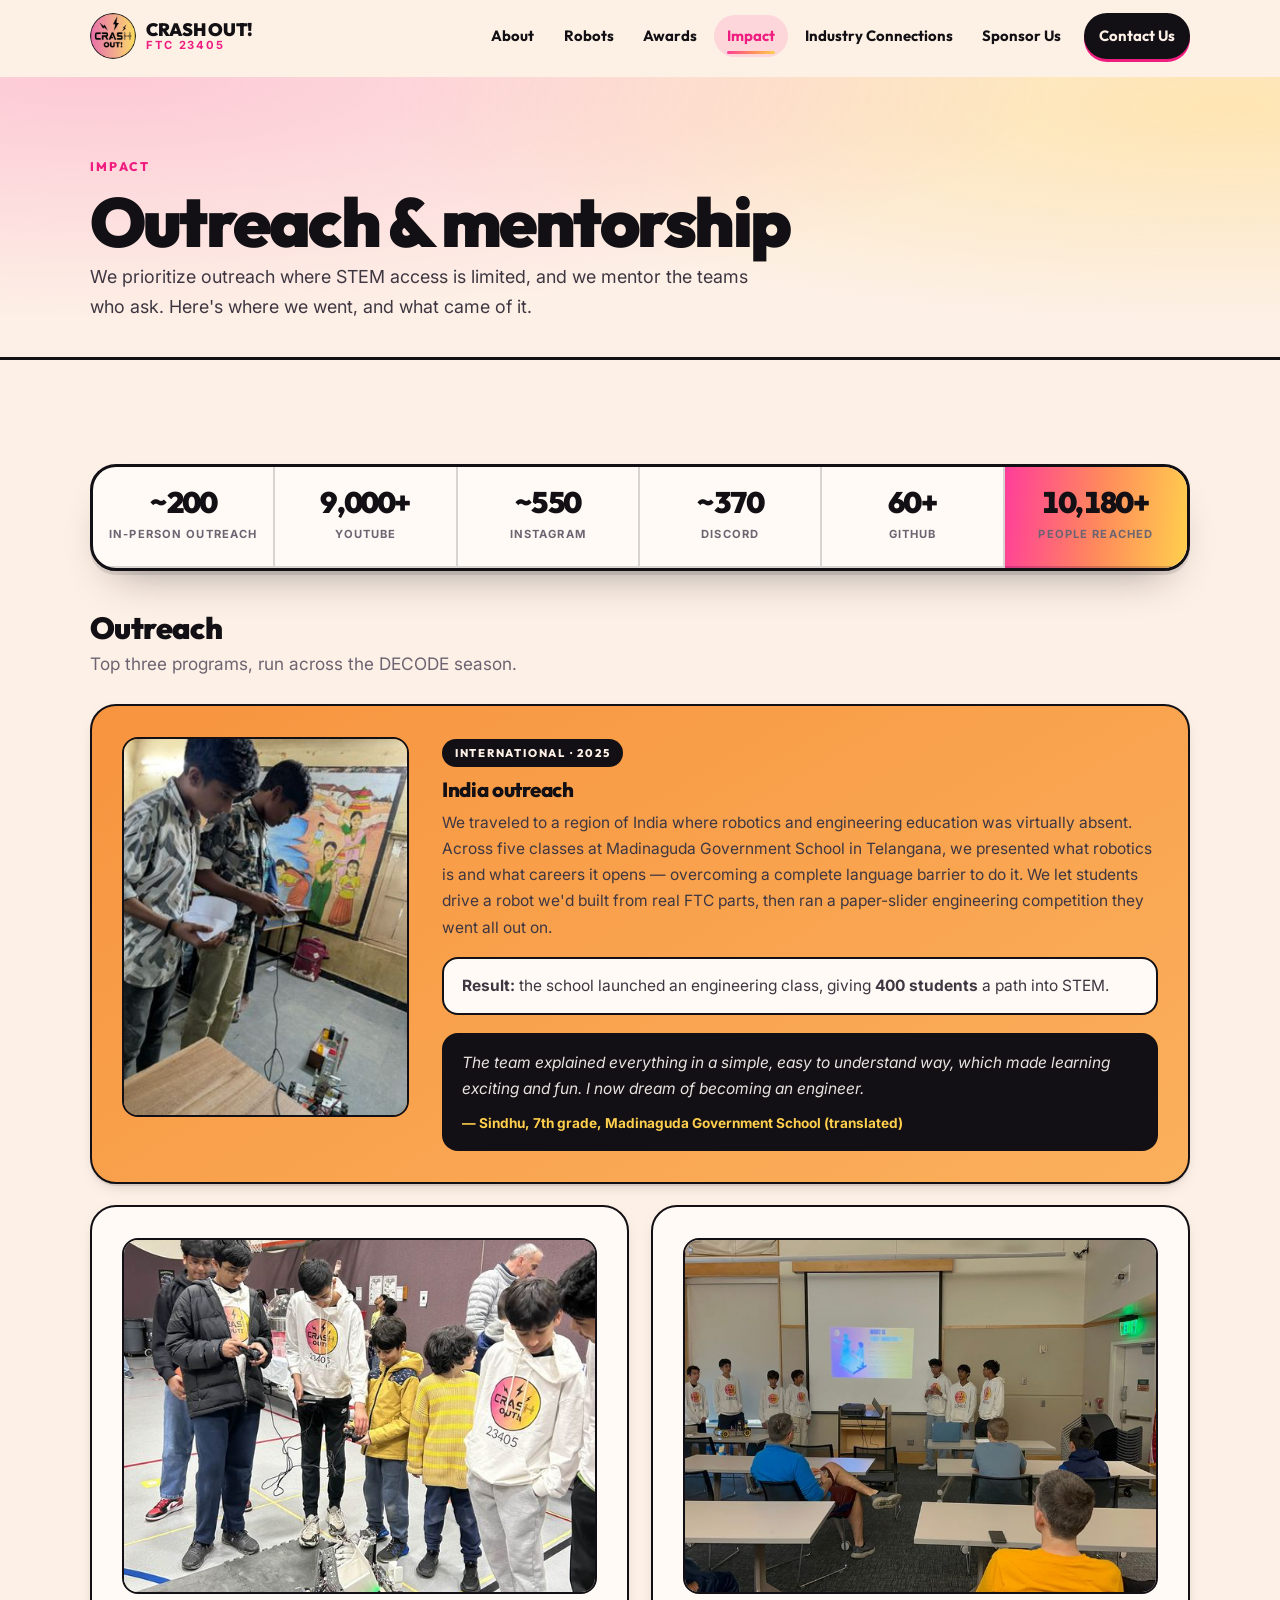
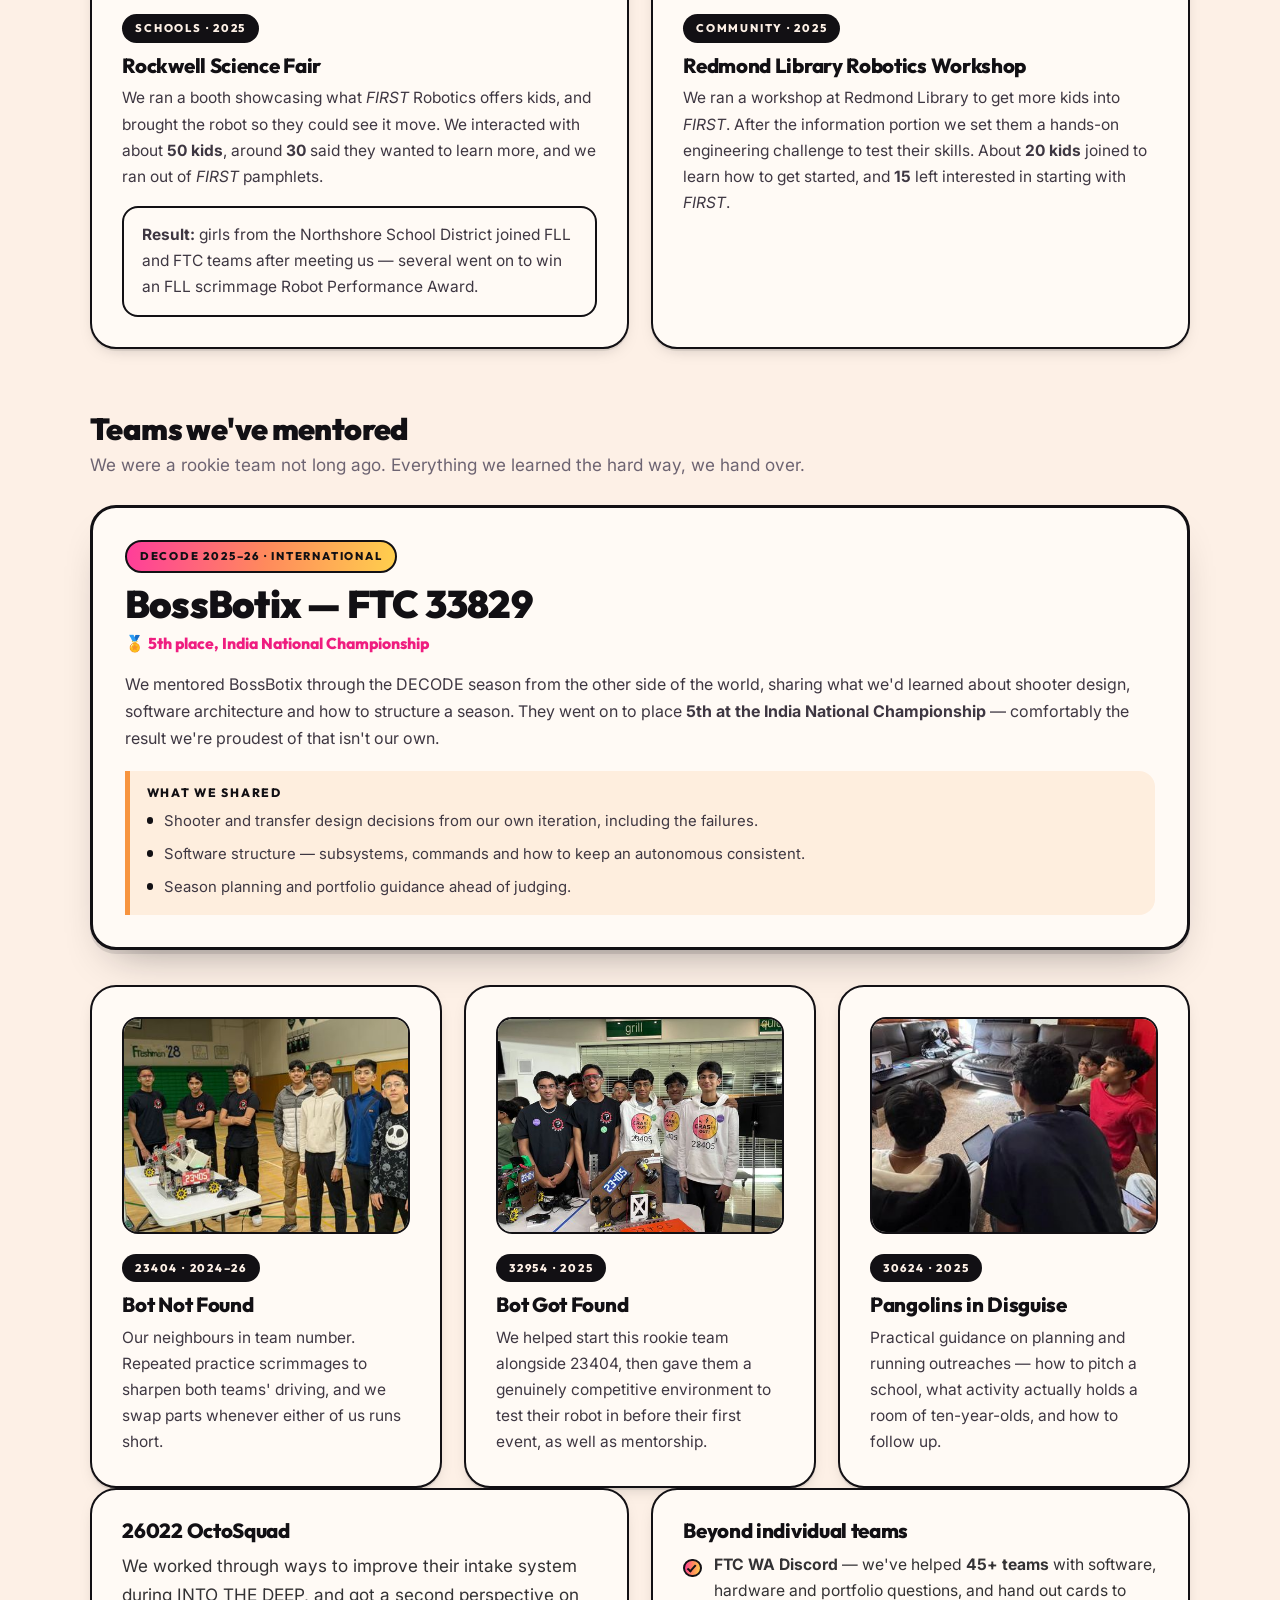
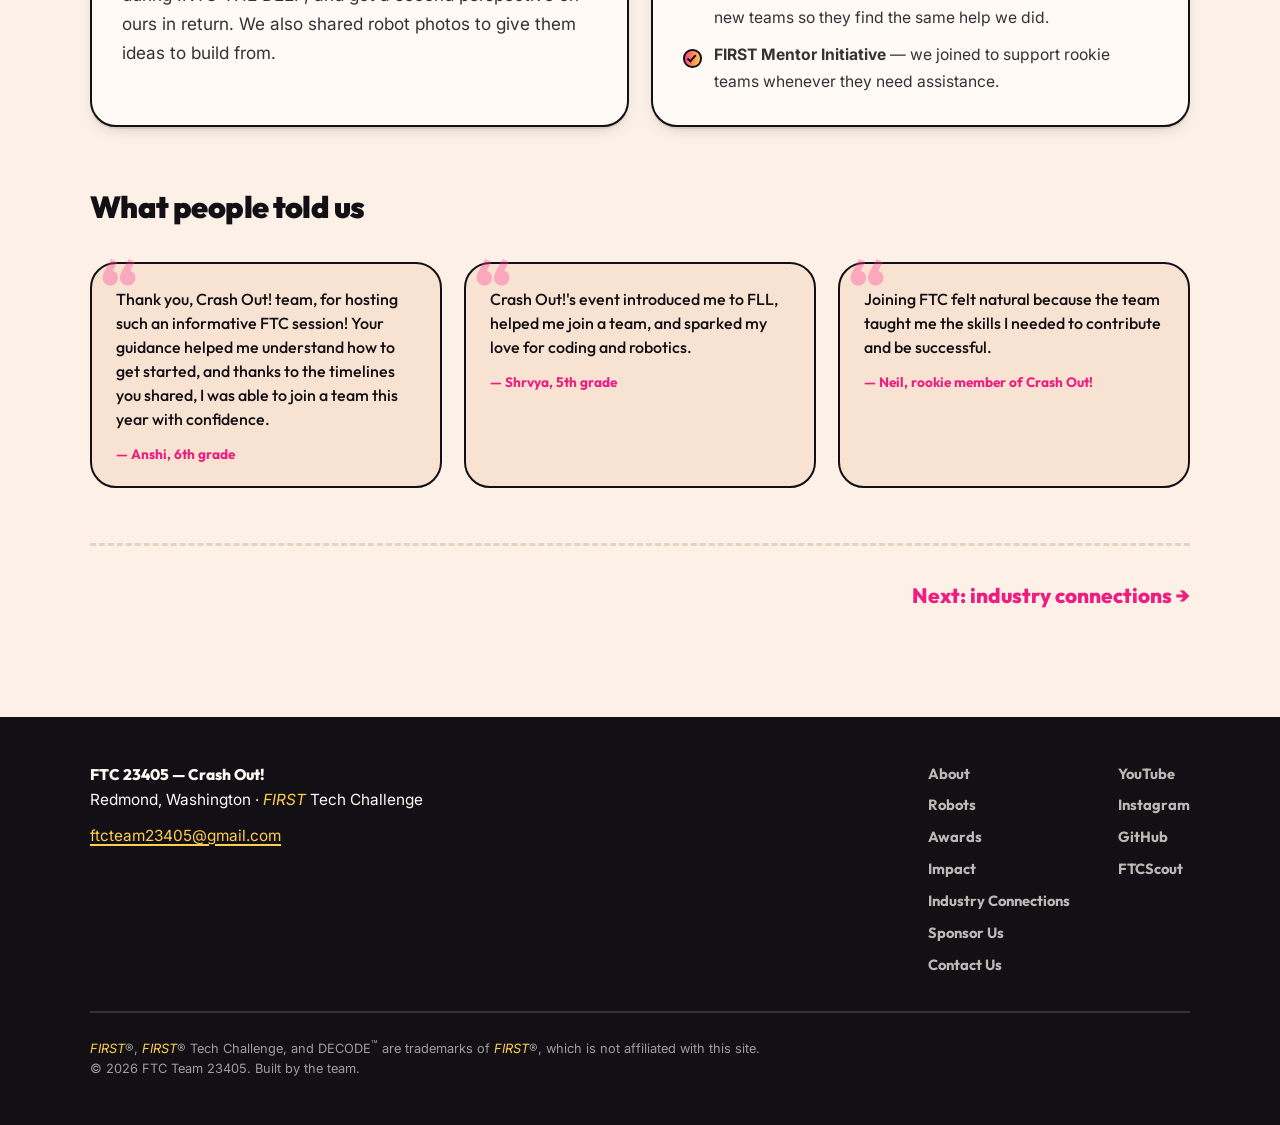
<file: impact.html>
<!DOCTYPE html>
<html lang="en">
<head>
<meta charset="utf-8">
<meta name="viewport" content="width=device-width, initial-scale=1">
<title>Impact &middot; Crash Out! FTC 23405</title>
<meta name="description" content="Outreach and mentorship from FTC Team 23405: a school in India that launched an engineering class for 400 students, and the FTC teams we've mentored — including BossBotix 33829, 5th at the India National Championship.">
<meta name="theme-color" content="#fdf0e6">
<link rel="icon" href="assets/img/favicon.ico" sizes="any">
<link rel="icon" href="assets/img/favicon-32.png" type="image/png" sizes="32x32">
<link rel="icon" href="assets/img/icon-192.png" type="image/png" sizes="192x192">
<link rel="apple-touch-icon" href="assets/img/apple-touch-icon.png">
<link rel="preconnect" href="https://fonts.googleapis.com">
<link rel="preconnect" href="https://fonts.gstatic.com" crossorigin>
<link href="https://fonts.googleapis.com/css2?family=Outfit:wght@400;500;600;700;800;900&family=Inter:wght@400;500;600;700&display=swap" rel="stylesheet">
<link rel="stylesheet" href="assets/css/style.css">
<script>document.documentElement.classList.add("js");</script>
</head>
<body>

<a class="skip-link" href="#main">Skip to content</a>

<header class="nav" id="nav">
  <div class="nav__inner">
    <a class="brand" href="index.html">
      <img class="brand__logo" src="assets/img/logo.png" alt="" width="46" height="46"
           data-fallback="assets/img/logo.svg">
      <span class="brand__text">
        <strong>CRASH OUT!</strong>
        <em>FTC&nbsp;23405</em>
      </span>
    </a>
    <nav class="nav__links" id="navLinks" aria-label="Main">
      <a href="about.html">About</a>
      <a href="robots.html">Robots</a>
      <a href="awards.html">Awards</a>
      <a href="impact.html" aria-current="page">Impact</a>
      <a href="industry.html">Industry Connections</a>
      <a href="sponsor.html">Sponsor Us</a>
      <a class="nav__cta" href="contact.html">Contact Us</a>
    </nav>
    <button class="nav__toggle" id="navToggle" aria-expanded="false" aria-controls="navLinks" aria-label="Open menu">
      <span></span><span></span><span></span>
    </button>
  </div>
  <div class="nav__progress" id="navProgress" aria-hidden="true"></div>
</header>

<main id="main">

<section class="pagehero">
  <div class="wrap">
    <p class="kicker">Impact</p>
    <h1>Outreach &amp; mentorship</h1>
    <p class="pagehero__lede">
      We prioritize outreach where STEM access is limited, and we mentor the teams who ask. Here's
      where we went, and what came of it.
    </p>
  </div>
</section>

<section class="section">
  <div class="wrap">
    <div class="reachbar reveal">
      <div><span class="reachbar__n" data-count="200" data-suffix="~">0</span><span>In-person outreach</span></div>
      <div><span class="reachbar__n" data-count="9000" data-suffix="+">0</span><span>YouTube</span></div>
      <div><span class="reachbar__n" data-count="550" data-suffix="~">0</span><span>Instagram</span></div>
      <div><span class="reachbar__n" data-count="370" data-suffix="~">0</span><span>Discord</span></div>
      <div><span class="reachbar__n" data-count="60" data-suffix="+">0</span><span>GitHub</span></div>
      <div class="reachbar__total"><span class="reachbar__n" data-count="10180" data-suffix="+">0</span><span>People reached</span></div>
    </div>

    <h2 class="subhead subhead--tight reveal">Outreach</h2>
    <p class="subhead__note reveal">Top three programs, run across the DECODE season.</p>

    <div class="grid grid--reach">
      <article class="rcard rcard--feature reveal">
        <figure class="rcard__photo">
          <img src="assets/img/outreach-india.jpg"
               alt="Two students at Madinaguda Government School driving the team's FTC robot across a classroom floor."
               loading="lazy" width="305" height="404">
        </figure>
        <div class="rcard__body">
          <span class="rcard__tag">International &middot; 2025</span>
          <h3>India outreach</h3>
          <p>
            We traveled to a region of India where robotics and engineering education was virtually
            absent. Across five classes at Madinaguda Government School in Telangana, we presented
            what robotics is and what careers it opens &mdash; overcoming a complete language
            barrier to do it. We let students drive a robot we'd built from real FTC parts, then ran
            a paper-slider engineering competition they went all out on.
          </p>
          <p class="rcard__result">
            <strong>Result:</strong> the school launched an engineering class, giving
            <strong>400 students</strong> a path into STEM.
          </p>
          <blockquote class="mini-quote">
            The team explained everything in a simple, easy to understand way, which made learning
            exciting and fun. I now dream of becoming an engineer.
            <footer>&mdash; Sindhu, 7th grade, Madinaguda Government School (translated)</footer>
          </blockquote>
        </div>
      </article>

      <article class="rcard rcard--half reveal">
        <figure class="rcard__photo">
          <img src="assets/img/outreach-sciencefair.jpg"
               alt="Team members in Crash Out hoodies showing their robot to a group of young children at a school science fair booth."
               loading="lazy" width="605" height="807">
        </figure>
        <span class="rcard__tag">Schools &middot; 2025</span>
        <h3>Rockwell Science Fair</h3>
        <p>
          We ran a booth showcasing what <em>FIRST</em> Robotics offers kids, and brought the robot
          so they could see it move. We interacted with about <strong>50 kids</strong>, around
          <strong>30</strong> said they wanted to learn more, and we ran out of <em>FIRST</em>
          pamphlets.
        </p>
        <p class="rcard__result">
          <strong>Result:</strong> girls from the Northshore School District joined FLL and FTC teams
          after meeting us &mdash; several went on to win an FLL scrimmage Robot Performance Award.
        </p>
      </article>

      <article class="rcard rcard--half reveal">
        <figure class="rcard__photo">
          <img src="assets/img/outreach-library.jpg"
               alt="The team presenting a slideshow about robotics to an audience seated in a Redmond Library meeting room."
               loading="lazy" width="1000" height="563">
        </figure>
        <span class="rcard__tag">Community &middot; 2025</span>
        <h3>Redmond Library Robotics Workshop</h3>
        <p>
          We ran a workshop at Redmond Library to get more kids into <em>FIRST</em>. After the
          information portion we set them a hands-on engineering challenge to test their skills.
          About <strong>20 kids</strong> joined to learn how to get started, and <strong>15</strong>
          left interested in starting with <em>FIRST</em>.
        </p>
      </article>
    </div>

    <!-- ---------- teams mentored ---------- -->
    <h2 class="subhead reveal">Teams we've mentored</h2>
    <p class="subhead__note reveal">
      We were a rookie team not long ago. Everything we learned the hard way, we hand over.
    </p>

    <article class="season season--nomedia reveal">
      <div class="season__body">
        <span class="season__badge">DECODE 2025&ndash;26 &middot; International</span>
        <h3>BossBotix &mdash; FTC 33829</h3>
        <p class="season__result">🏅 5th place, India National Championship</p>
        <p class="season__intro">
          We mentored BossBotix through the DECODE season from the other side of the world, sharing
          what we'd learned about shooter design, software architecture and how to structure a
          season. They went on to place <strong>5th at the India National Championship</strong>
          &mdash; comfortably the result we're proudest of that isn't our own.
        </p>

        <div class="season__cols season__cols--full">
          <div class="season__col">
            <h4>What we shared</h4>
            <ul>
              <li>Shooter and transfer design decisions from our own iteration, including the failures.</li>
              <li>Software structure &mdash; subsystems, commands and how to keep an autonomous consistent.</li>
              <li>Season planning and portfolio guidance ahead of judging.</li>
            </ul>
          </div>
        </div>
      </div>
    </article>

    <div class="grid grid--three">
      <article class="rcard reveal">
        <figure class="rcard__photo">
          <img src="assets/img/teams-botnotfound.jpg"
               alt="Crash Out members standing with team 23404 Bot Not Found and both robots in a school gym."
               loading="lazy" width="408" height="308">
        </figure>
        <span class="rcard__tag">23404 &middot; 2024&ndash;26</span>
        <h3>Bot Not Found</h3>
        <p>
          Our neighbours in team number. Repeated practice scrimmages to sharpen both teams'
          driving, and we swap parts whenever either of us runs short.
        </p>
      </article>

      <article class="rcard reveal">
        <figure class="rcard__photo">
          <img src="assets/img/teams-scrimmage.jpg"
               alt="Crash Out members with another FTC team behind a table holding both of their robots at a competition."
               loading="lazy" width="532" height="401">
        </figure>
        <span class="rcard__tag">32954 &middot; 2025</span>
        <h3>Bot Got Found</h3>
        <p>
          We helped start this rookie team alongside 23404, then gave them a genuinely competitive
          environment to test their robot in before their first event, as well as mentorship.
        </p>
      </article>

      <article class="rcard reveal">
        <figure class="rcard__photo">
          <img src="assets/img/teams-technova.jpg"
               alt="The team gathered around laptops on a video call with a mentor from another FTC team."
               loading="lazy" width="504" height="278">
        </figure>
        <span class="rcard__tag">30624 &middot; 2025</span>
        <h3>Pangolins in Disguise</h3>
        <p>
          Practical guidance on planning and running outreaches &mdash; how to pitch a school, what
          activity actually holds a room of ten-year-olds, and how to follow up.
        </p>
      </article>
    </div>

    <div class="grid grid--two reveal">
      <article class="card card--values">
        <h3>26022 OctoSquad</h3>
        <p>
          We worked through ways to improve their intake system during INTO THE DEEP, and got a
          second perspective on ours in return. We also shared robot photos to give them ideas to
          build from.
        </p>
      </article>
      <article class="card card--values">
        <h3>Beyond individual teams</h3>
        <ul class="ticks">
          <li><strong>FTC WA Discord</strong> &mdash; we've helped <strong>45+ teams</strong> with software, hardware and portfolio questions, and hand out cards to new teams so they find the same help we did.</li>
          <li><strong>FIRST Mentor Initiative</strong> &mdash; we joined to support rookie teams whenever they need assistance.</li>
        </ul>
      </article>
    </div>

    <h2 class="subhead reveal">What people told us</h2>
    <div class="quotes reveal">
      <blockquote class="quote">
        Thank you, Crash Out! team, for hosting such an informative FTC session! Your guidance helped
        me understand how to get started, and thanks to the timelines you shared, I was able to join
        a team this year with confidence.
        <footer>&mdash; Anshi, 6th grade</footer>
      </blockquote>
      <blockquote class="quote">
        Crash Out!'s event introduced me to FLL, helped me join a team, and sparked my love for coding
        and robotics.
        <footer>&mdash; Shrvya, 5th grade</footer>
      </blockquote>
      <blockquote class="quote">
        Joining FTC felt natural because the team taught me the skills I needed to contribute and
        be successful.
        <footer>&mdash; Neil, rookie member of Crash Out!</footer>
      </blockquote>
    </div>

    <div class="nextup reveal"><a href="industry.html">Next: industry connections &rarr;</a></div>
  </div>
</section>

</main>

<footer class="footer">
  <div class="wrap footer__inner">
    <div class="footer__brand">
      <p><strong>FTC 23405 &mdash; Crash Out!</strong><br>Redmond, Washington &middot; <em>FIRST</em> Tech Challenge</p>
      <p><a href="mailto:ftcteam23405@gmail.com">ftcteam23405@gmail.com</a></p>
    </div>
    <nav class="footer__nav" aria-label="Footer">
      <a href="about.html">About</a>
      <a href="robots.html">Robots</a>
      <a href="awards.html">Awards</a>
      <a href="impact.html">Impact</a>
      <a href="industry.html">Industry Connections</a>
      <a href="sponsor.html">Sponsor Us</a>
      <a href="contact.html">Contact Us</a>
    </nav>
    <nav class="footer__social" aria-label="Social">
      <a href="https://youtube.com/@ftc23405" target="_blank" rel="noopener">YouTube</a>
      <a href="https://instagram.com/ftc23405" target="_blank" rel="noopener">Instagram</a>
      <a href="https://github.com/ftcteam23405" target="_blank" rel="noopener">GitHub</a>
      <a href="https://ftcscout.org/teams/23405" target="_blank" rel="noopener">FTCScout</a>
    </nav>
    <p class="footer__legal">
      <em>FIRST</em>&reg;, <em>FIRST</em>&reg; Tech Challenge, and DECODE<sup>&trade;</sup> are trademarks of
      <em>FIRST</em>&reg;, which is not affiliated with this site.<br>
      &copy; <span data-year>2026</span> FTC Team 23405. Built by the team.
    </p>
  </div>
</footer>

<script src="assets/js/main.js" defer></script>
</body>
</html>
</file>
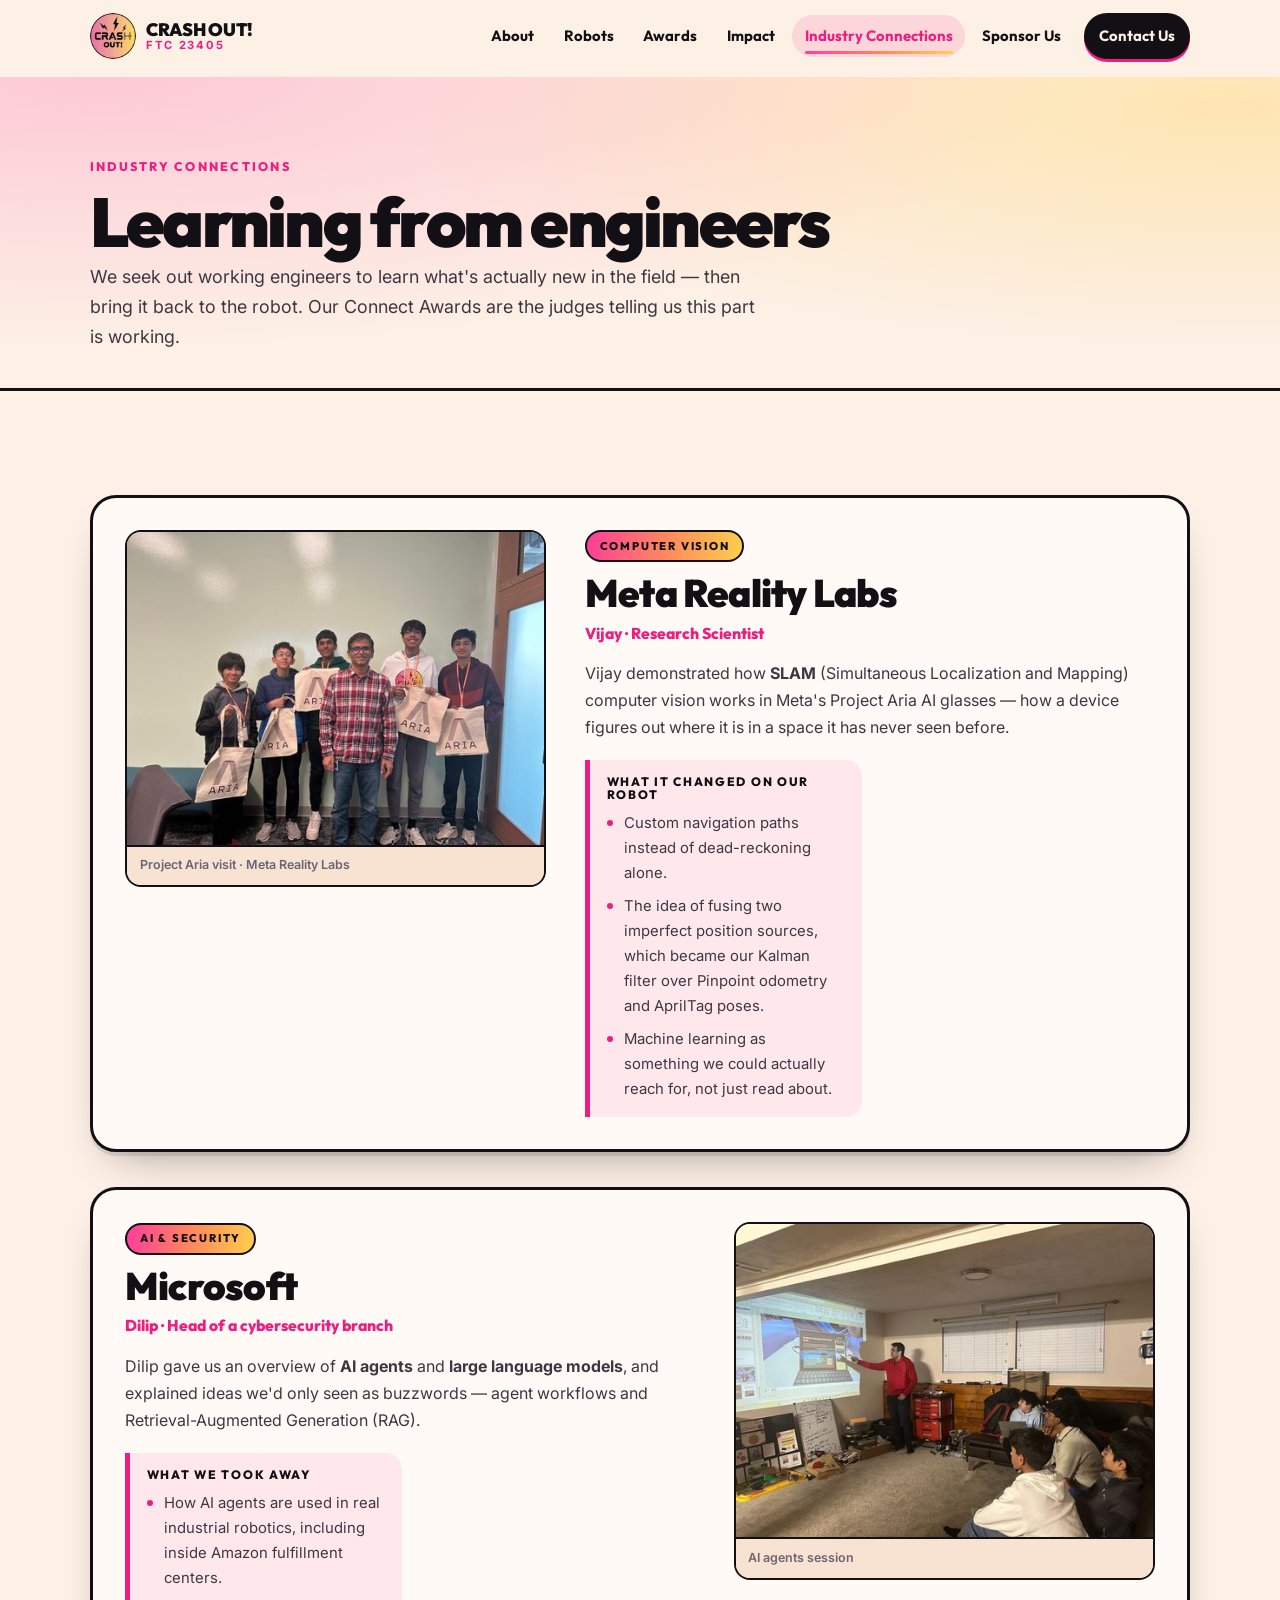
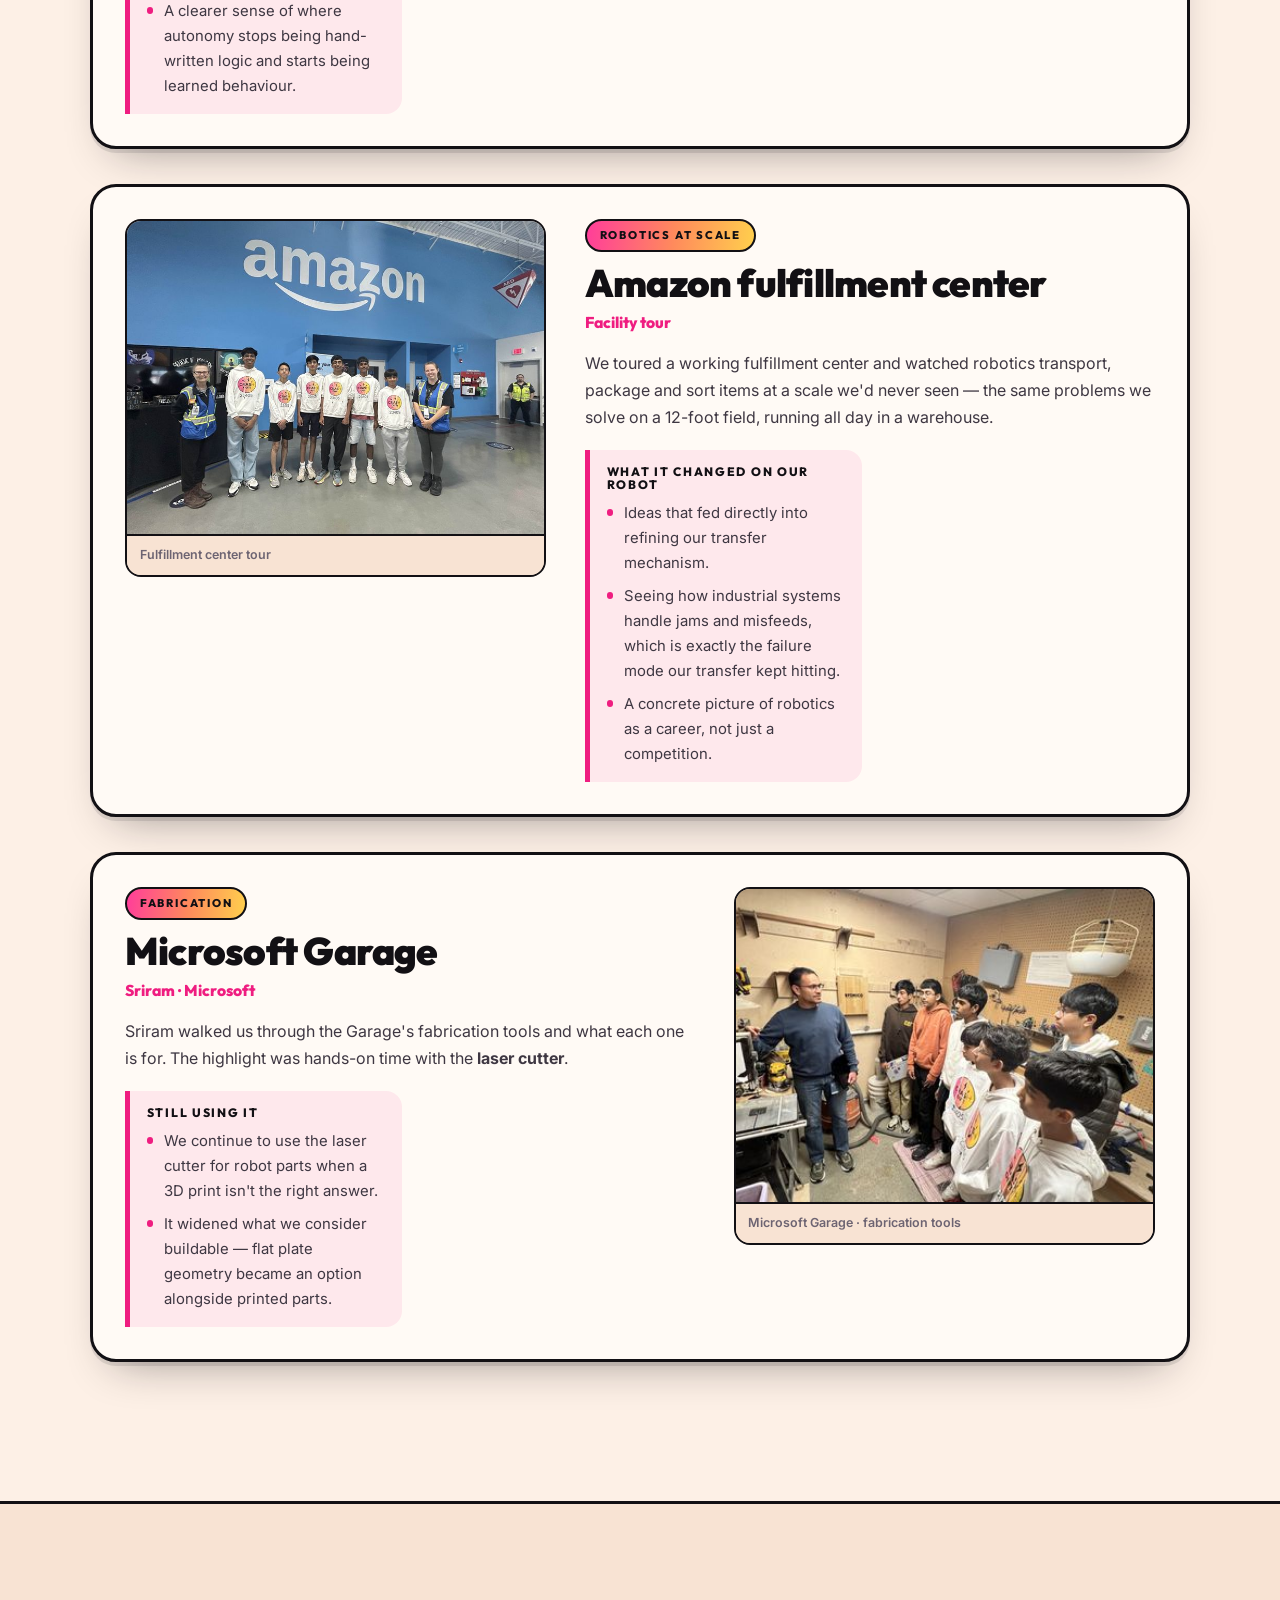
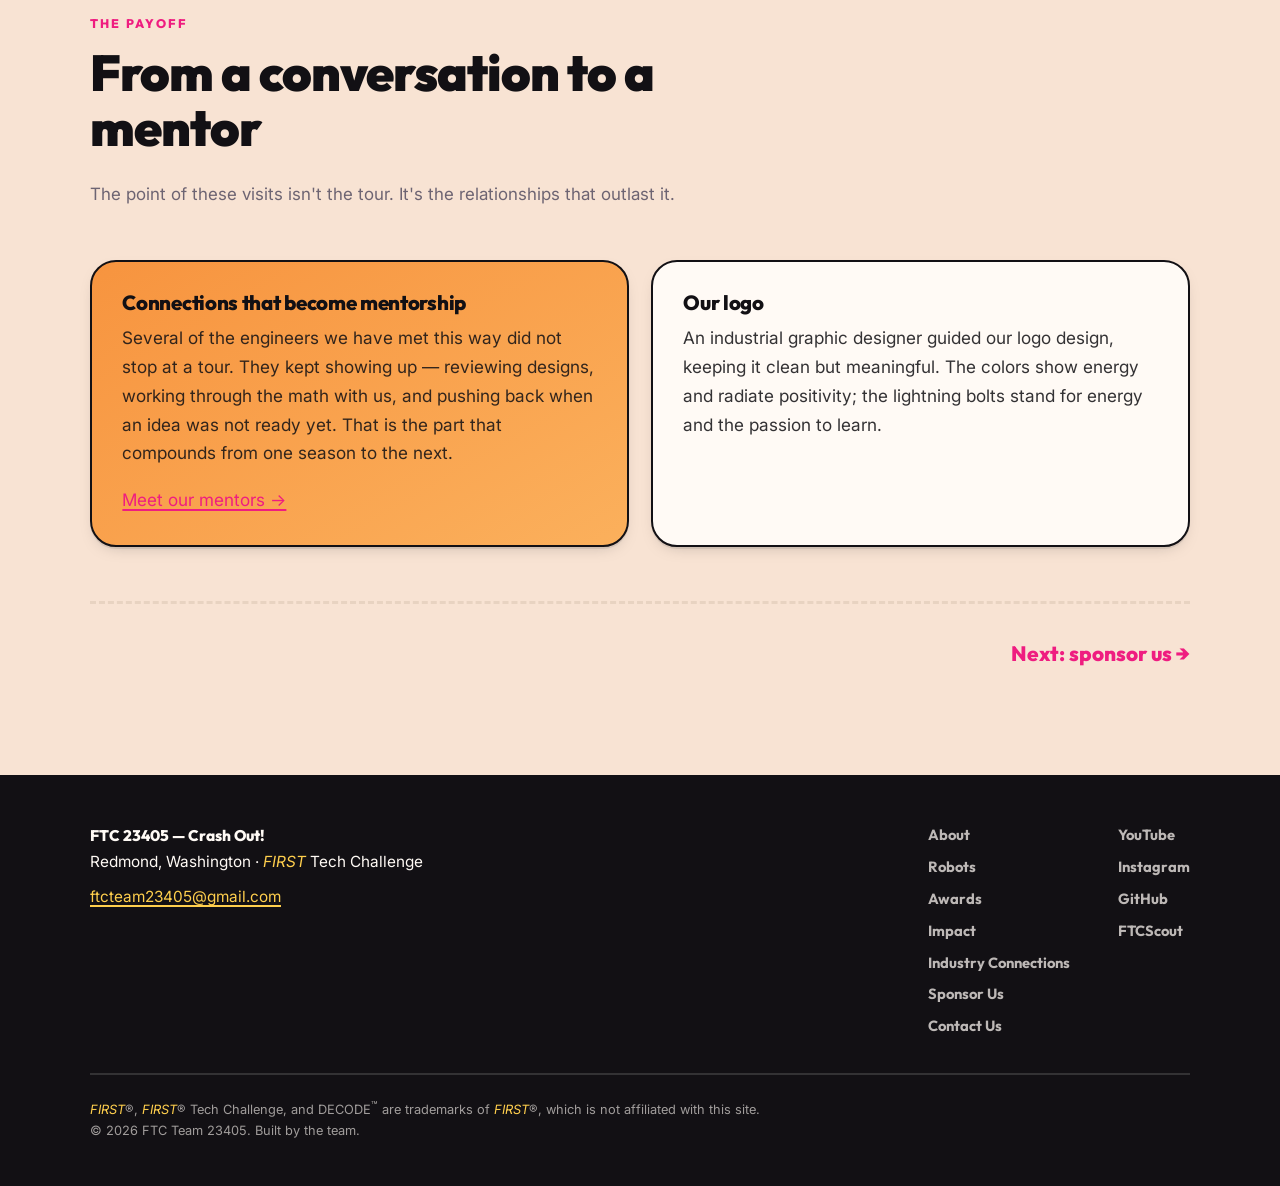
<file: industry.html>
<!DOCTYPE html>
<html lang="en">
<head>
<meta charset="utf-8">
<meta name="viewport" content="width=device-width, initial-scale=1">
<title>Industry Connections &middot; Crash Out! FTC 23405</title>
<meta name="description" content="How FTC Team 23405 learns from working engineers — Meta Reality Labs, Microsoft, Amazon and Bosch — and turns those conversations into robot design decisions.">
<meta name="theme-color" content="#fdf0e6">
<link rel="icon" href="assets/img/favicon.ico" sizes="any">
<link rel="icon" href="assets/img/favicon-32.png" type="image/png" sizes="32x32">
<link rel="icon" href="assets/img/icon-192.png" type="image/png" sizes="192x192">
<link rel="apple-touch-icon" href="assets/img/apple-touch-icon.png">
<link rel="preconnect" href="https://fonts.googleapis.com">
<link rel="preconnect" href="https://fonts.gstatic.com" crossorigin>
<link href="https://fonts.googleapis.com/css2?family=Outfit:wght@400;500;600;700;800;900&family=Inter:wght@400;500;600;700&display=swap" rel="stylesheet">
<link rel="stylesheet" href="assets/css/style.css">
<script>document.documentElement.classList.add("js");</script>
</head>
<body>

<a class="skip-link" href="#main">Skip to content</a>

<header class="nav" id="nav">
  <div class="nav__inner">
    <a class="brand" href="index.html">
      <img class="brand__logo" src="assets/img/logo.png" alt="" width="46" height="46"
           data-fallback="assets/img/logo.svg">
      <span class="brand__text">
        <strong>CRASH OUT!</strong>
        <em>FTC&nbsp;23405</em>
      </span>
    </a>
    <nav class="nav__links" id="navLinks" aria-label="Main">
      <a href="about.html">About</a>
      <a href="robots.html">Robots</a>
      <a href="awards.html">Awards</a>
      <a href="impact.html">Impact</a>
      <a href="industry.html" aria-current="page">Industry Connections</a>
      <a href="sponsor.html">Sponsor Us</a>
      <a class="nav__cta" href="contact.html">Contact Us</a>
    </nav>
    <button class="nav__toggle" id="navToggle" aria-expanded="false" aria-controls="navLinks" aria-label="Open menu">
      <span></span><span></span><span></span>
    </button>
  </div>
  <div class="nav__progress" id="navProgress" aria-hidden="true"></div>
</header>

<main id="main">

<section class="pagehero">
  <div class="wrap">
    <p class="kicker">Industry Connections</p>
    <h1>Learning from engineers</h1>
    <p class="pagehero__lede">
      We seek out working engineers to learn what's actually new in the field &mdash; then bring it
      back to the robot. Our Connect Awards are the judges telling us this part is working.
    </p>
  </div>
</section>

<section class="section">
  <div class="wrap">

    <!-- Meta Reality Labs -->
    <article class="season reveal">
      <figure class="season__media">
        <img src="assets/img/industry-meta.jpg"
             alt="The team with a Meta researcher, each holding a Project Aria tote bag after their visit."
             loading="lazy" width="480" height="360">
        <figcaption>Project Aria visit &middot; Meta Reality Labs</figcaption>
      </figure>
      <div class="season__body">
        <span class="season__badge">Computer vision</span>
        <h2>Meta Reality Labs</h2>
        <p class="season__result">Vijay &middot; Research Scientist</p>
        <p class="season__intro">
          Vijay demonstrated how <strong>SLAM</strong> (Simultaneous Localization and Mapping)
          computer vision works in Meta's Project Aria AI glasses &mdash; how a device figures out
          where it is in a space it has never seen before.
        </p>
        <div class="season__cols">
          <div class="season__col season__col--soft">
            <h3>What it changed on our robot</h3>
            <ul>
              <li>Custom navigation paths instead of dead-reckoning alone.</li>
              <li>The idea of fusing two imperfect position sources, which became our Kalman filter over Pinpoint odometry and AprilTag poses.</li>
              <li>Machine learning as something we could actually reach for, not just read about.</li>
            </ul>
          </div>
        </div>
      </div>
    </article>

    <!-- Microsoft -->
    <article class="season season--alt reveal">
      <figure class="season__media">
        <img src="assets/img/industry-talk.jpg"
             alt="An engineer presenting slides to the seated team in their build space."
             loading="lazy" width="480" height="360">
        <figcaption>AI agents session</figcaption>
      </figure>
      <div class="season__body">
        <span class="season__badge">AI &amp; security</span>
        <h2>Microsoft</h2>
        <p class="season__result">Dilip &middot; Head of a cybersecurity branch</p>
        <p class="season__intro">
          Dilip gave us an overview of <strong>AI agents</strong> and <strong>large language
          models</strong>, and explained ideas we'd only seen as buzzwords &mdash; agent workflows
          and Retrieval-Augmented Generation (RAG).
        </p>
        <div class="season__cols">
          <div class="season__col season__col--soft">
            <h3>What we took away</h3>
            <ul>
              <li>How AI agents are used in real industrial robotics, including inside Amazon fulfillment centers.</li>
              <li>A clearer sense of where autonomy stops being hand-written logic and starts being learned behaviour.</li>
            </ul>
          </div>
        </div>
      </div>
    </article>

    <!-- Amazon -->
    <article class="season reveal">
      <figure class="season__media">
        <img src="assets/img/industry-amazon.jpg"
             alt="The team standing with two staff members under the Amazon sign inside a fulfillment center."
             loading="lazy" width="807" height="605">
        <figcaption>Fulfillment center tour</figcaption>
      </figure>
      <div class="season__body">
        <span class="season__badge">Robotics at scale</span>
        <h2>Amazon fulfillment center</h2>
        <p class="season__result">Facility tour</p>
        <p class="season__intro">
          We toured a working fulfillment center and watched robotics transport, package and sort
          items at a scale we'd never seen &mdash; the same problems we solve on a 12-foot field,
          running all day in a warehouse.
        </p>
        <div class="season__cols">
          <div class="season__col season__col--soft">
            <h3>What it changed on our robot</h3>
            <ul>
              <li>Ideas that fed directly into refining our transfer mechanism.</li>
              <li>Seeing how industrial systems handle jams and misfeeds, which is exactly the failure mode our transfer kept hitting.</li>
              <li>A concrete picture of robotics as a career, not just a competition.</li>
            </ul>
          </div>
        </div>
      </div>
    </article>

    <!-- Microsoft Garage -->
    <article class="season season--alt reveal">
      <figure class="season__media">
        <img src="assets/img/industry-garage.jpg"
             alt="A Microsoft employee showing the team fabrication equipment in a workshop."
             loading="lazy" width="384" height="288">
        <figcaption>Microsoft Garage &middot; fabrication tools</figcaption>
      </figure>
      <div class="season__body">
        <span class="season__badge">Fabrication</span>
        <h2>Microsoft Garage</h2>
        <p class="season__result">Sriram &middot; Microsoft</p>
        <p class="season__intro">
          Sriram walked us through the Garage's fabrication tools and what each one is for. The
          highlight was hands-on time with the <strong>laser cutter</strong>.
        </p>
        <div class="season__cols">
          <div class="season__col season__col--soft">
            <h3>Still using it</h3>
            <ul>
              <li>We continue to use the laser cutter for robot parts when a 3D print isn't the right answer.</li>
              <li>It widened what we consider buildable &mdash; flat plate geometry became an option alongside printed parts.</li>
            </ul>
          </div>
        </div>
      </div>
    </article>

  </div>
</section>

<!-- ---------- how connections become mentorship ---------- -->
<section class="section section--alt">
  <div class="wrap">
    <header class="section__head reveal">
      <p class="kicker">The payoff</p>
      <h2>From a conversation to a mentor</h2>
      <p class="section__sub">
        The point of these visits isn't the tour. It's the relationships that outlast it.
      </p>
    </header>

    <!-- The mentor write-ups themselves live on the About page now, so a visit and the
         relationship it turns into aren't split across two tabs. This section keeps the
         point and links across. -->
    <div class="grid grid--two">
      <article class="card reveal">
        <h3>Connections that become mentorship</h3>
        <p>
          Several of the engineers we have met this way did not stop at a tour. They kept showing
          up &mdash; reviewing designs, working through the math with us, and pushing back when an
          idea was not ready yet. That is the part that compounds from one season to the next.
        </p>
        <p><a href="about.html">Meet our mentors &rarr;</a></p>
      </article>
      <article class="card card--values reveal">
        <h3>Our logo</h3>
        <p>
          An industrial graphic designer guided our logo design, keeping it clean but meaningful.
          The colors show energy and radiate positivity; the lightning bolts stand for energy and
          the passion to learn.
        </p>
      </article>
    </div>

    <div class="nextup reveal"><a href="sponsor.html">Next: sponsor us &rarr;</a></div>
  </div>
</section>

</main>

<footer class="footer">
  <div class="wrap footer__inner">
    <div class="footer__brand">
      <p><strong>FTC 23405 &mdash; Crash Out!</strong><br>Redmond, Washington &middot; <em>FIRST</em> Tech Challenge</p>
      <p><a href="mailto:ftcteam23405@gmail.com">ftcteam23405@gmail.com</a></p>
    </div>
    <nav class="footer__nav" aria-label="Footer">
      <a href="about.html">About</a>
      <a href="robots.html">Robots</a>
      <a href="awards.html">Awards</a>
      <a href="impact.html">Impact</a>
      <a href="industry.html">Industry Connections</a>
      <a href="sponsor.html">Sponsor Us</a>
      <a href="contact.html">Contact Us</a>
    </nav>
    <nav class="footer__social" aria-label="Social">
      <a href="https://youtube.com/@ftc23405" target="_blank" rel="noopener">YouTube</a>
      <a href="https://instagram.com/ftc23405" target="_blank" rel="noopener">Instagram</a>
      <a href="https://github.com/ftcteam23405" target="_blank" rel="noopener">GitHub</a>
      <a href="https://ftcscout.org/teams/23405" target="_blank" rel="noopener">FTCScout</a>
    </nav>
    <p class="footer__legal">
      <em>FIRST</em>&reg;, <em>FIRST</em>&reg; Tech Challenge, and DECODE<sup>&trade;</sup> are trademarks of
      <em>FIRST</em>&reg;, which is not affiliated with this site.<br>
      &copy; <span data-year>2026</span> FTC Team 23405. Built by the team.
    </p>
  </div>
</footer>

<script src="assets/js/main.js" defer></script>
</body>
</html>
</file>
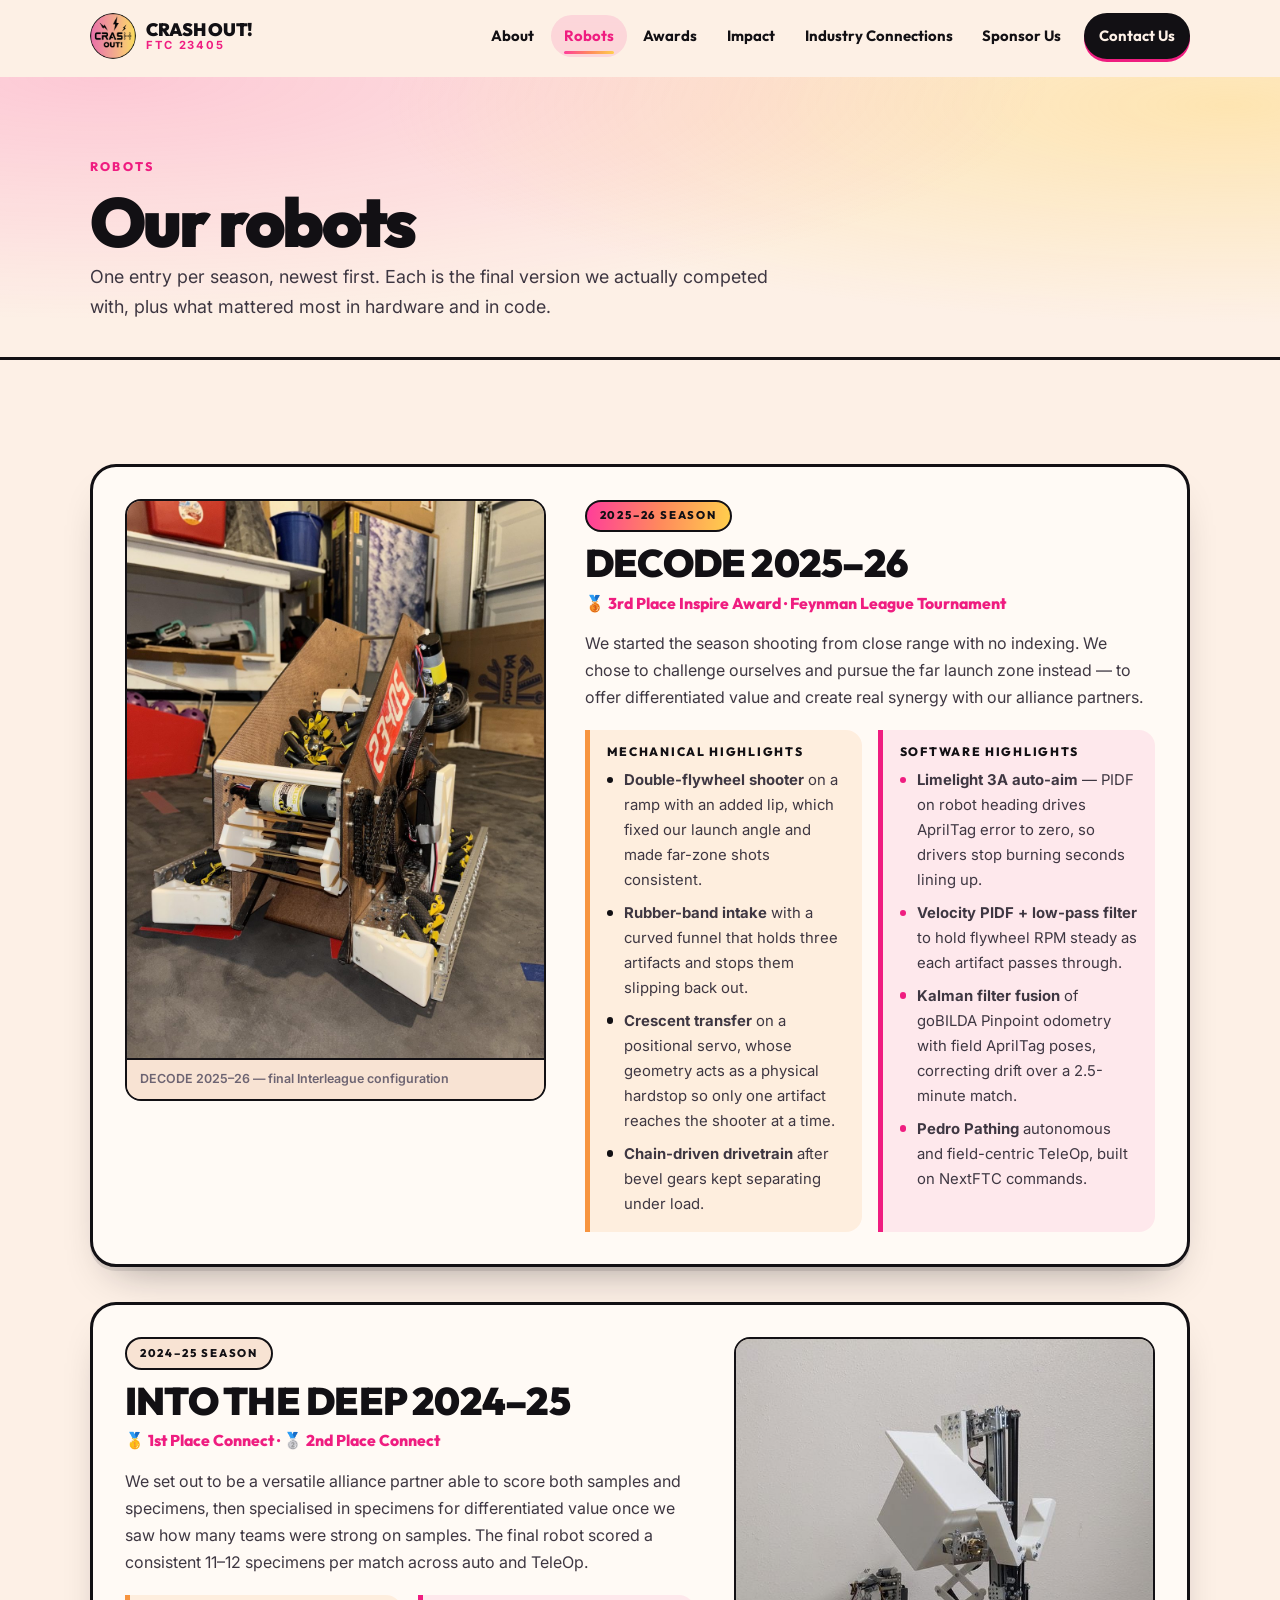
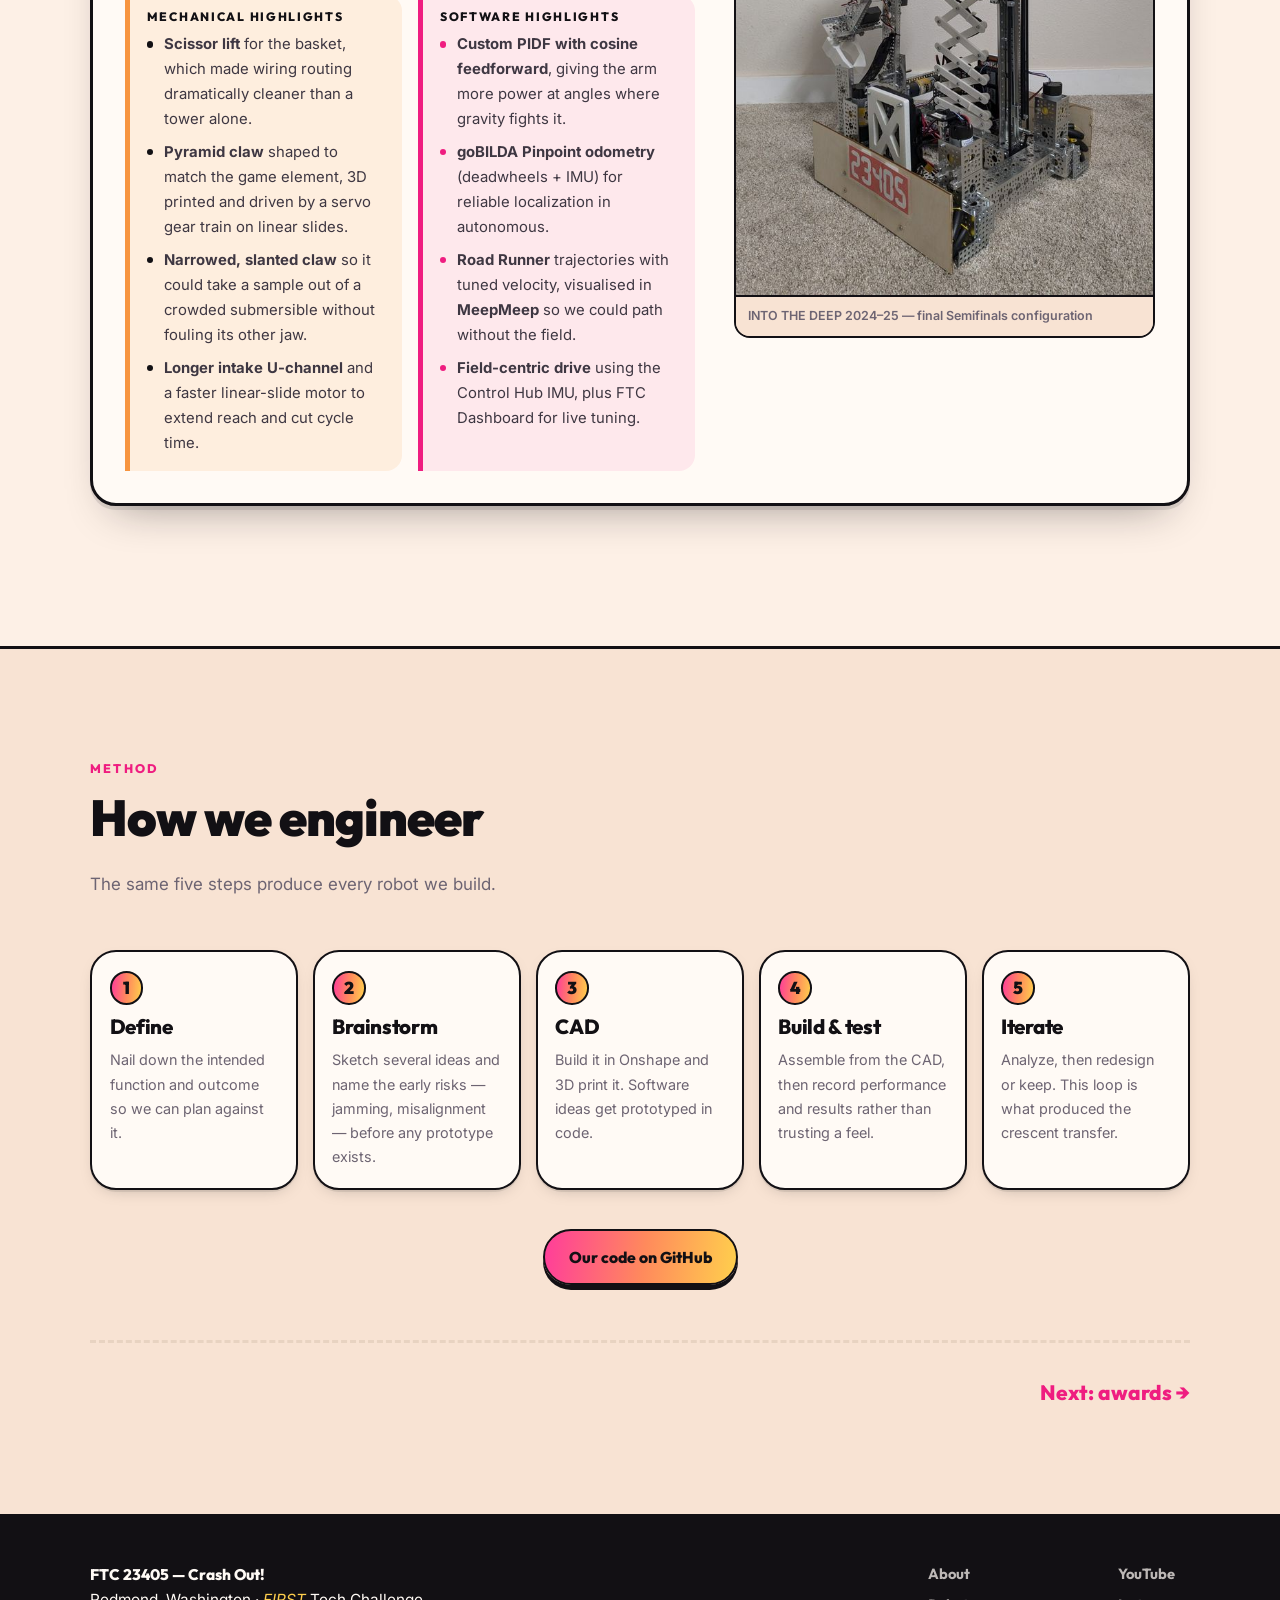
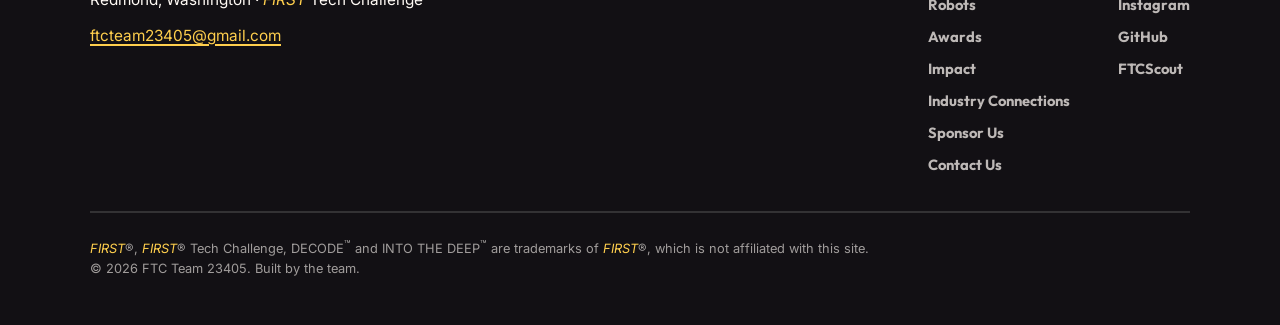
<file: robots.html>
<!DOCTYPE html>
<html lang="en">
<head>
<meta charset="utf-8">
<meta name="viewport" content="width=device-width, initial-scale=1">
<title>Robots &middot; Crash Out! FTC 23405</title>
<meta name="description" content="Every robot FTC Team 23405 has competed with, season by season, including the mechanical and software highlights that defined each one.">
<meta name="theme-color" content="#fdf0e6">
<link rel="icon" href="assets/img/favicon.ico" sizes="any">
<link rel="icon" href="assets/img/favicon-32.png" type="image/png" sizes="32x32">
<link rel="icon" href="assets/img/icon-192.png" type="image/png" sizes="192x192">
<link rel="apple-touch-icon" href="assets/img/apple-touch-icon.png">
<link rel="preconnect" href="https://fonts.googleapis.com">
<link rel="preconnect" href="https://fonts.gstatic.com" crossorigin>
<link href="https://fonts.googleapis.com/css2?family=Outfit:wght@400;500;600;700;800;900&family=Inter:wght@400;500;600;700&display=swap" rel="stylesheet">
<link rel="stylesheet" href="assets/css/style.css">
<script>document.documentElement.classList.add("js");</script>
</head>
<body>

<a class="skip-link" href="#main">Skip to content</a>

<header class="nav" id="nav">
  <div class="nav__inner">
    <a class="brand" href="index.html">
      <img class="brand__logo" src="assets/img/logo.png" alt="" width="46" height="46"
           data-fallback="assets/img/logo.svg">
      <span class="brand__text">
        <strong>CRASH OUT!</strong>
        <em>FTC&nbsp;23405</em>
      </span>
    </a>
    <nav class="nav__links" id="navLinks" aria-label="Main">
      <a href="about.html">About</a>
      <a href="robots.html" aria-current="page">Robots</a>
      <a href="awards.html">Awards</a>
      <a href="impact.html">Impact</a>
      <a href="industry.html">Industry Connections</a>
      <a href="sponsor.html">Sponsor Us</a>
      <a class="nav__cta" href="contact.html">Contact Us</a>
    </nav>
    <button class="nav__toggle" id="navToggle" aria-expanded="false" aria-controls="navLinks" aria-label="Open menu">
      <span></span><span></span><span></span>
    </button>
  </div>
  <div class="nav__progress" id="navProgress" aria-hidden="true"></div>
</header>

<main id="main">

<section class="pagehero">
  <div class="wrap">
    <p class="kicker">Robots</p>
    <h1>Our robots</h1>
    <p class="pagehero__lede">
      One entry per season, newest first. Each is the final version we actually competed with,
      plus what mattered most in hardware and in code.
    </p>
  </div>
</section>

<section class="section">
  <div class="wrap">

    <!-- ---------- DECODE 2025-26 ---------- -->
    <article class="season reveal">
      <figure class="season__media">
        <img src="assets/img/robot-decode.jpg"
             alt="The DECODE 2025-26 robot: a wooden-panelled chassis with a double flywheel shooter, rubber-band intake and a ramp, marked 23405."
             loading="lazy" width="1050" height="1400">
        <figcaption>DECODE 2025&ndash;26 &mdash; final Interleague configuration</figcaption>
      </figure>

      <div class="season__body">
        <span class="season__badge">2025&ndash;26 season</span>
        <h2>DECODE 2025&ndash;26</h2>
        <p class="season__result">🥉 3rd Place Inspire Award &middot; Feynman League Tournament</p>
        <p class="season__intro">
          We started the season shooting from close range with no indexing. We chose to challenge
          ourselves and pursue the far launch zone instead &mdash; to offer differentiated value and
          create real synergy with our alliance partners.
        </p>

        <div class="season__cols">
          <div class="season__col">
            <h3>Mechanical highlights</h3>
            <ul>
              <li><strong>Double-flywheel shooter</strong> on a ramp with an added lip, which fixed our launch angle and made far-zone shots consistent.</li>
              <li><strong>Rubber-band intake</strong> with a curved funnel that holds three artifacts and stops them slipping back out.</li>
              <li><strong>Crescent transfer</strong> on a positional servo, whose geometry acts as a physical hardstop so only one artifact reaches the shooter at a time.</li>
              <li><strong>Chain-driven drivetrain</strong> after bevel gears kept separating under load.</li>
            </ul>
          </div>
          <div class="season__col season__col--soft">
            <h3>Software highlights</h3>
            <ul>
              <li><strong>Limelight 3A auto-aim</strong> &mdash; PIDF on robot heading drives AprilTag error to zero, so drivers stop burning seconds lining up.</li>
              <li><strong>Velocity PIDF + low-pass filter</strong> to hold flywheel RPM steady as each artifact passes through.</li>
              <li><strong>Kalman filter fusion</strong> of goBILDA Pinpoint odometry with field AprilTag poses, correcting drift over a 2.5-minute match.</li>
              <li><strong>Pedro Pathing</strong> autonomous and field-centric TeleOp, built on NextFTC commands.</li>
            </ul>
          </div>
        </div>
      </div>
    </article>

    <!-- ---------- INTO THE DEEP 2024-25 ---------- -->
    <article class="season season--alt reveal">
      <figure class="season__media">
        <img src="assets/img/robot-itd.jpg"
             alt="The INTO THE DEEP 2024-25 robot: a scissor lift with a white basket, a linear slide tower and a pyramid claw, marked 23405."
             loading="lazy" width="606" height="807">
        <figcaption>INTO THE DEEP 2024&ndash;25 &mdash; final Semifinals configuration</figcaption>
      </figure>

      <div class="season__body">
        <span class="season__badge season__badge--past">2024&ndash;25 season</span>
        <h2>INTO THE DEEP 2024&ndash;25</h2>
        <p class="season__result">🥇 1st Place Connect &middot; 🥈 2nd Place Connect</p>
        <p class="season__intro">
          We set out to be a versatile alliance partner able to score both samples and specimens,
          then specialised in specimens for differentiated value once we saw how many teams were
          strong on samples. The final robot scored a consistent 11&ndash;12 specimens per match
          across auto and TeleOp.
        </p>

        <div class="season__cols">
          <div class="season__col">
            <h3>Mechanical highlights</h3>
            <ul>
              <li><strong>Scissor lift</strong> for the basket, which made wiring routing dramatically cleaner than a tower alone.</li>
              <li><strong>Pyramid claw</strong> shaped to match the game element, 3D printed and driven by a servo gear train on linear slides.</li>
              <li><strong>Narrowed, slanted claw</strong> so it could take a sample out of a crowded submersible without fouling its other jaw.</li>
              <li><strong>Longer intake U-channel</strong> and a faster linear-slide motor to extend reach and cut cycle time.</li>
            </ul>
          </div>
          <div class="season__col season__col--soft">
            <h3>Software highlights</h3>
            <ul>
              <li><strong>Custom PIDF with cosine feedforward</strong>, giving the arm more power at angles where gravity fights it.</li>
              <li><strong>goBILDA Pinpoint odometry</strong> (deadwheels + IMU) for reliable localization in autonomous.</li>
              <li><strong>Road Runner</strong> trajectories with tuned velocity, visualised in <strong>MeepMeep</strong> so we could path without the field.</li>
              <li><strong>Field-centric drive</strong> using the Control Hub IMU, plus FTC Dashboard for live tuning.</li>
            </ul>
          </div>
        </div>
      </div>
    </article>

  </div>
</section>

<!-- ---------- process ---------- -->
<section class="section section--alt">
  <div class="wrap">
    <header class="section__head reveal">
      <p class="kicker">Method</p>
      <h2>How we engineer</h2>
      <p class="section__sub">The same five steps produce every robot we build.</p>
    </header>

    <ol class="process reveal">
      <li><span class="process__n">1</span><h3>Define</h3><p>Nail down the intended function and outcome so we can plan against it.</p></li>
      <li><span class="process__n">2</span><h3>Brainstorm</h3><p>Sketch several ideas and name the early risks &mdash; jamming, misalignment &mdash; before any prototype exists.</p></li>
      <li><span class="process__n">3</span><h3>CAD</h3><p>Build it in Onshape and 3D print it. Software ideas get prototyped in code.</p></li>
      <li><span class="process__n">4</span><h3>Build &amp; test</h3><p>Assemble from the CAD, then record performance and results rather than trusting a feel.</p></li>
      <li><span class="process__n">5</span><h3>Iterate</h3><p>Analyze, then redesign or keep. This loop is what produced the crescent transfer.</p></li>
    </ol>

    <p class="center-cta reveal">
      <a class="btn btn--primary" href="https://github.com/ftcteam23405" target="_blank" rel="noopener">Our code on GitHub</a>
    </p>

    <div class="nextup reveal"><a href="awards.html">Next: awards &rarr;</a></div>
  </div>
</section>

</main>

<footer class="footer">
  <div class="wrap footer__inner">
    <div class="footer__brand">
      <p><strong>FTC 23405 &mdash; Crash Out!</strong><br>Redmond, Washington &middot; <em>FIRST</em> Tech Challenge</p>
      <p><a href="mailto:ftcteam23405@gmail.com">ftcteam23405@gmail.com</a></p>
    </div>
    <nav class="footer__nav" aria-label="Footer">
      <a href="about.html">About</a>
      <a href="robots.html">Robots</a>
      <a href="awards.html">Awards</a>
      <a href="impact.html">Impact</a>
      <a href="industry.html">Industry Connections</a>
      <a href="sponsor.html">Sponsor Us</a>
      <a href="contact.html">Contact Us</a>
    </nav>
    <nav class="footer__social" aria-label="Social">
      <a href="https://youtube.com/@ftc23405" target="_blank" rel="noopener">YouTube</a>
      <a href="https://instagram.com/ftc23405" target="_blank" rel="noopener">Instagram</a>
      <a href="https://github.com/ftcteam23405" target="_blank" rel="noopener">GitHub</a>
      <a href="https://ftcscout.org/teams/23405" target="_blank" rel="noopener">FTCScout</a>
    </nav>
    <p class="footer__legal">
      <em>FIRST</em>&reg;, <em>FIRST</em>&reg; Tech Challenge, DECODE<sup>&trade;</sup> and INTO THE DEEP<sup>&trade;</sup> are trademarks of
      <em>FIRST</em>&reg;, which is not affiliated with this site.<br>
      &copy; <span data-year>2026</span> FTC Team 23405. Built by the team.
    </p>
  </div>
</footer>

<script src="assets/js/main.js" defer></script>
</body>
</html>
</file>
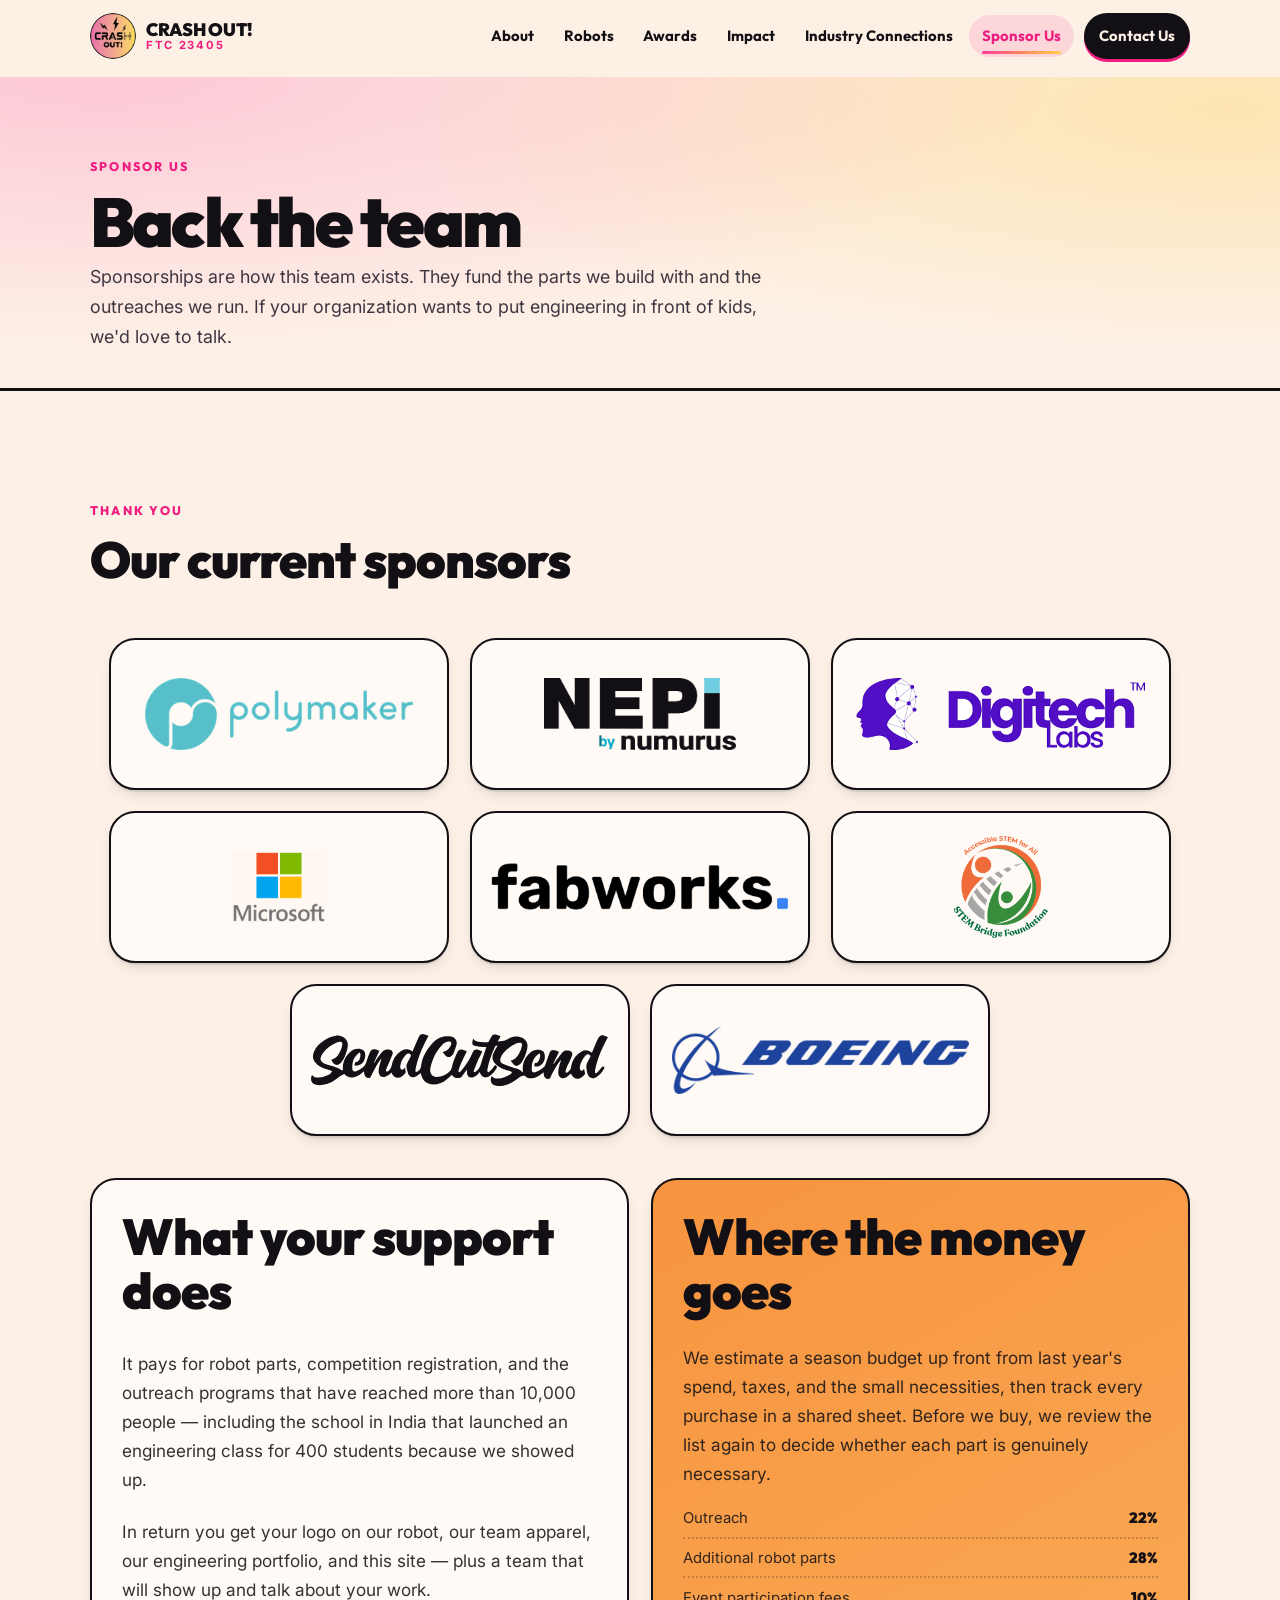
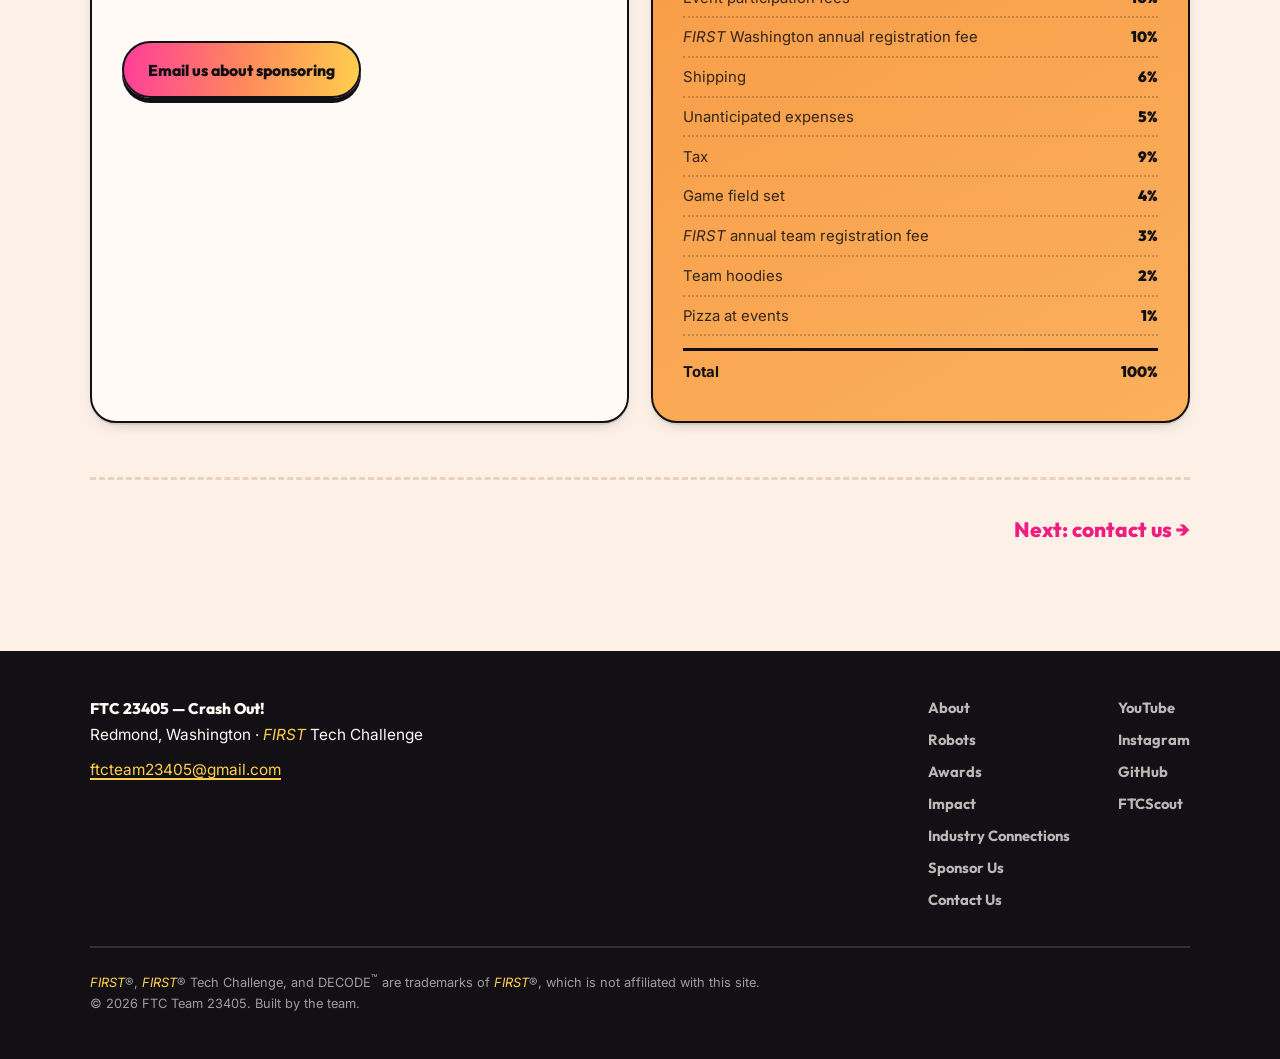
<file: sponsor.html>
<!DOCTYPE html>
<html lang="en">
<head>
<meta charset="utf-8">
<meta name="viewport" content="width=device-width, initial-scale=1">
<title>Sponsor Us &middot; Crash Out! FTC 23405</title>
<meta name="description" content="Sponsor FTC Team 23405 Crash Out! Your support funds robot parts, competition registration, and outreach that has reached more than 10,000 people.">
<meta name="theme-color" content="#fdf0e6">
<link rel="icon" href="assets/img/favicon.ico" sizes="any">
<link rel="icon" href="assets/img/favicon-32.png" type="image/png" sizes="32x32">
<link rel="icon" href="assets/img/icon-192.png" type="image/png" sizes="192x192">
<link rel="apple-touch-icon" href="assets/img/apple-touch-icon.png">
<link rel="preconnect" href="https://fonts.googleapis.com">
<link rel="preconnect" href="https://fonts.gstatic.com" crossorigin>
<link href="https://fonts.googleapis.com/css2?family=Outfit:wght@400;500;600;700;800;900&family=Inter:wght@400;500;600;700&display=swap" rel="stylesheet">
<link rel="stylesheet" href="assets/css/style.css">
<script>document.documentElement.classList.add("js");</script>
</head>
<body>

<a class="skip-link" href="#main">Skip to content</a>

<header class="nav" id="nav">
  <div class="nav__inner">
    <a class="brand" href="index.html">
      <img class="brand__logo" src="assets/img/logo.png" alt="" width="46" height="46"
           data-fallback="assets/img/logo.svg">
      <span class="brand__text">
        <strong>CRASH OUT!</strong>
        <em>FTC&nbsp;23405</em>
      </span>
    </a>
    <nav class="nav__links" id="navLinks" aria-label="Main">
      <a href="about.html">About</a>
      <a href="robots.html">Robots</a>
      <a href="awards.html">Awards</a>
      <a href="impact.html">Impact</a>
      <a href="industry.html">Industry Connections</a>
      <a href="sponsor.html" aria-current="page">Sponsor Us</a>
      <a class="nav__cta" href="contact.html">Contact Us</a>
    </nav>
    <button class="nav__toggle" id="navToggle" aria-expanded="false" aria-controls="navLinks" aria-label="Open menu">
      <span></span><span></span><span></span>
    </button>
  </div>
  <div class="nav__progress" id="navProgress" aria-hidden="true"></div>
</header>

<main id="main">

<section class="pagehero">
  <div class="wrap">
    <p class="kicker">Sponsor Us</p>
    <h1>Back the team</h1>
    <p class="pagehero__lede">
      Sponsorships are how this team exists. They fund the parts we build with and the outreaches we
      run. If your organization wants to put engineering in front of kids, we'd love to talk.
    </p>
  </div>
</section>

<section class="section">
  <div class="wrap">
    <header class="section__head reveal">
      <p class="kicker">Thank you</p>
      <h2>Our current sponsors</h2>
    </header>

    <!-- Each logo links to the sponsor's own site. If a logo file is missing, main.js swaps
         the image for the sponsor's name in text — see assets/img/sponsors/README.md.
-->
    <ul class="sponsors reveal">
      <li class="sponsor">
        <a href="https://polymaker.com/" target="_blank" rel="noopener">
          <img src="assets/img/sponsors/polymaker.png" alt="Polymaker" loading="lazy" width="700" height="188">
        </a>
      </li>
      <li class="sponsor">
        <a href="https://numurus.com/" target="_blank" rel="noopener">
          <img src="assets/img/sponsors/numurus.png" alt="NEPI by Numurus" loading="lazy" width="1010" height="378">
        </a>
      </li>
      <li class="sponsor">
        <a href="https://digitechlabs.com/" target="_blank" rel="noopener">
          <img src="assets/img/sponsors/digitech-labs.png" alt="Digitech Labs" loading="lazy" width="434" height="108">
        </a>
      </li>
      <li class="sponsor">
        <a href="https://www.microsoft.com/" target="_blank" rel="noopener">
          <img src="assets/img/sponsors/microsoft.png" alt="Microsoft" loading="lazy" width="261" height="200">
        </a>
      </li>
      <li class="sponsor">
        <a href="https://www.fabworks.com/" target="_blank" rel="noopener">
          <img src="assets/img/sponsors/fabworks.png" alt="Fabworks" loading="lazy" width="445" height="73">
        </a>
      </li>
      <li class="sponsor sponsor--badge">
        <a href="https://www.stembridgefoundation.org/" target="_blank" rel="noopener">
          <img src="assets/img/sponsors/stem-bridge-foundation.png" alt="STEM Bridge Foundation" loading="lazy" width="649" height="700">
        </a>
      </li>
      <li class="sponsor">
        <a href="https://sendcutsend.com/" target="_blank" rel="noopener">
          <img src="assets/img/sponsors/sendcutsend.svg" alt="SendCutSend" loading="lazy" width="900" height="162">
        </a>
      </li>
      <li class="sponsor">
        <a href="https://www.boeing.com/" target="_blank" rel="noopener">
          <img src="assets/img/sponsors/boeing.png" alt="Boeing" loading="lazy" width="700" height="160">
        </a>
      </li>
    </ul>

    <div class="grid grid--why">
      <article class="card card--cta reveal">
        <h2>What your support does</h2>
        <p>
          It pays for robot parts, competition registration, and the outreach programs that have
          reached more than 10,000 people &mdash; including the school in India that launched an
          engineering class for 400 students because we showed up.
        </p>
        <p>
          In return you get your logo on our robot, our team apparel, our engineering portfolio, and
          this site &mdash; plus a team that will show up and talk about your work.
        </p>
        <a class="btn btn--primary" href="mailto:ftcteam23405@gmail.com?subject=Sponsoring%20FTC%2023405%20Crash%20Out!">Email us about sponsoring</a>
      </article>

      <article class="card reveal">
        <h2>Where the money goes</h2>
        <p>
          We estimate a season budget up front from last year's spend, taxes, and the small
          necessities, then track every purchase in a shared sheet. Before we buy, we review the
          list again to decide whether each part is genuinely necessary.
        </p>
        <!-- Full itemised breakdown from the engineering portfolio's budget chart.
             Every line is named and the column sums to 100% — no catch-all bucket. -->
        <ul class="spend">
          <li><span>Outreach</span><b>22%</b></li>
          <li><span>Additional robot parts</span><b>28%</b></li>
          <li><span>Event participation fees</span><b>10%</b></li>
          <li><span><em>FIRST</em> Washington annual registration fee</span><b>10%</b></li>
          <li><span>Shipping</span><b>6%</b></li>
          <li><span>Unanticipated expenses</span><b>5%</b></li>
          <li><span>Tax</span><b>9%</b></li>
          <li><span>Game field set</span><b>4%</b></li>
          <li><span><em>FIRST</em> annual team registration fee</span><b>3%</b></li>
          <li><span>Team hoodies</span><b>2%</b></li>
          <li><span>Pizza at events</span><b>1%</b></li>
          <li class="spend__total"><span>Total</span><b>100%</b></li>
        </ul>
      </article>
    </div>

    <div class="nextup reveal"><a href="contact.html">Next: contact us &rarr;</a></div>
  </div>
</section>

</main>

<footer class="footer">
  <div class="wrap footer__inner">
    <div class="footer__brand">
      <p><strong>FTC 23405 &mdash; Crash Out!</strong><br>Redmond, Washington &middot; <em>FIRST</em> Tech Challenge</p>
      <p><a href="mailto:ftcteam23405@gmail.com">ftcteam23405@gmail.com</a></p>
    </div>
    <nav class="footer__nav" aria-label="Footer">
      <a href="about.html">About</a>
      <a href="robots.html">Robots</a>
      <a href="awards.html">Awards</a>
      <a href="impact.html">Impact</a>
      <a href="industry.html">Industry Connections</a>
      <a href="sponsor.html">Sponsor Us</a>
      <a href="contact.html">Contact Us</a>
    </nav>
    <nav class="footer__social" aria-label="Social">
      <a href="https://youtube.com/@ftc23405" target="_blank" rel="noopener">YouTube</a>
      <a href="https://instagram.com/ftc23405" target="_blank" rel="noopener">Instagram</a>
      <a href="https://github.com/ftcteam23405" target="_blank" rel="noopener">GitHub</a>
      <a href="https://ftcscout.org/teams/23405" target="_blank" rel="noopener">FTCScout</a>
    </nav>
    <p class="footer__legal">
      <em>FIRST</em>&reg;, <em>FIRST</em>&reg; Tech Challenge, and DECODE<sup>&trade;</sup> are trademarks of
      <em>FIRST</em>&reg;, which is not affiliated with this site.<br>
      &copy; <span data-year>2026</span> FTC Team 23405. Built by the team.
    </p>
  </div>
</footer>

<script src="assets/js/main.js" defer></script>
</body>
</html>
</file>
<file: assets/css/style.css>
/* ==========================================================================
   FTC 23405 "Crash Out!" — site styles
   Palette lifted from the team's engineering portfolio:
   cream page, hot-pink → amber gradient, orange content cards, black ink.
   ========================================================================== */

:root {
  /* brand */
  --cream:      #fdf0e6;
  --cream-deep: #f8e3d3;
  --pink:       #ff3d9a;
  --magenta:    #ef1d80;
  --coral:      #ff8a5c;
  --orange:     #f7943f;
  --orange-lt:  #fbb05c;
  --amber:      #ffcf4d;
  --ink:        #121014;
  --ink-soft:   #3e3742;
  --ink-mute:   #6d6472;
  --paper:      #fffaf5;
  --line:       #e8d3c1;

  --grad-brand: linear-gradient(96deg, var(--pink) 0%, var(--coral) 52%, var(--amber) 100%);
  --grad-card:  linear-gradient(150deg, var(--orange) 0%, var(--orange-lt) 100%);
  --grad-ink:   linear-gradient(160deg, #1a161d 0%, #241d28 100%);

  /* type */
  --ff-display: "Outfit", "Segoe UI", system-ui, sans-serif;
  --ff-body:    "Inter", "Segoe UI", system-ui, sans-serif;

  /* space + shape */
  --r-sm: 10px;
  --r-md: 16px;
  --r-lg: 26px;
  --r-pill: 999px;
  --gut: clamp(1.15rem, 4vw, 2.5rem);
  --maxw: 1180px;

  --shadow-sm: 0 2px 0 rgba(18,16,20,.08), 0 6px 18px -10px rgba(18,16,20,.35);
  --shadow-md: 0 4px 0 rgba(18,16,20,.10), 0 22px 45px -24px rgba(18,16,20,.45);
  --shadow-pop: 0 5px 0 var(--ink);

  --nav-h: 72px;
}

/* ---------- reset-ish ---------- */
*, *::before, *::after { box-sizing: border-box; }
html { -webkit-text-size-adjust: 100%; scroll-behavior: smooth; }
@media (prefers-reduced-motion: reduce) { html { scroll-behavior: auto; } }

body {
  margin: 0;
  font-family: var(--ff-body);
  font-size: clamp(1rem, .3vw + .95rem, 1.075rem);
  line-height: 1.68;
  color: var(--ink-soft);
  background: var(--cream);
  -webkit-font-smoothing: antialiased;
  overflow-x: hidden;
}

h1, h2, h3, h4 {
  font-family: var(--ff-display);
  color: var(--ink);
  line-height: 1.08;
  letter-spacing: -.02em;
  margin: 0 0 .5em;
}
h2 { font-size: clamp(2rem, 4.4vw, 3.15rem); font-weight: 900; }
h3 { font-size: clamp(1.2rem, 1.6vw, 1.42rem); font-weight: 800; letter-spacing: -.015em; }
h4 { font-size: 1.02rem; font-weight: 800; }
p  { margin: 0 0 1em; }
p:last-child { margin-bottom: 0; }
em { font-style: italic; }
a { color: var(--magenta); text-decoration-thickness: 2px; text-underline-offset: 3px; }
a:hover { color: var(--ink); }
img { max-width: 100%; height: auto; display: block; }
ul, ol { margin: 0; padding: 0; }

:focus-visible {
  outline: 3px solid var(--magenta);
  outline-offset: 3px;
  border-radius: 4px;
}

.skip-link {
  position: absolute; left: -9999px; top: 0; z-index: 200;
  background: var(--ink); color: #fff; padding: .8rem 1.2rem;
  border-radius: 0 0 var(--r-sm) 0; font-weight: 700;
}
.skip-link:focus { left: 0; color: #fff; }

.wrap { width: 100%; max-width: var(--maxw); margin-inline: auto; padding-inline: var(--gut); }

/* ==========================================================================
   NAV
   ========================================================================== */
.nav {
  position: sticky; top: 0; z-index: 100;
  background: rgba(253,240,230,.86);
  backdrop-filter: saturate(150%) blur(14px);
  border-bottom: 2px solid transparent;
  transition: border-color .25s ease, box-shadow .25s ease, background .25s ease;
}
.nav.is-stuck {
  border-bottom-color: var(--ink);
  box-shadow: 0 10px 30px -22px rgba(18,16,20,.6);
}
.nav__inner {
  max-width: var(--maxw); margin-inline: auto;
  padding: 0 var(--gut);
  min-height: var(--nav-h);
  display: flex; align-items: center; gap: 1rem;
}

.brand { display: flex; align-items: center; gap: .65rem; text-decoration: none; margin-right: auto; }
.brand__logo {
  width: 46px; height: 46px; flex: none;
  border-radius: 50%; object-fit: contain;
}
.brand__text { display: flex; flex-direction: column; line-height: 1.05; }
.brand__text strong {
  font-family: var(--ff-display); font-weight: 900; font-size: 1.12rem;
  letter-spacing: -.02em; color: var(--ink);
}
.brand__text em {
  font-style: normal; font-size: .7rem; font-weight: 700; letter-spacing: .16em;
  color: var(--magenta); text-transform: uppercase;
}

.nav__links { display: flex; align-items: center; gap: .25rem; }
.nav__links a {
  font-family: var(--ff-display);
  font-weight: 700; font-size: .93rem;
  color: var(--ink); text-decoration: none;
  padding: .55rem .8rem; border-radius: var(--r-pill);
  position: relative; transition: background .2s ease, color .2s ease;
}
.nav__links a:hover { background: rgba(239,29,128,.1); }

/* Active tab. Driven by aria-current in the markup, so the accessible state and the
   visual state can never disagree. */
.nav__links a[aria-current="page"] { color: var(--magenta); background: rgba(239,29,128,.12); }
.nav__links a[aria-current="page"]::after {
  content: ""; position: absolute;
  left: .8rem; right: .8rem; bottom: .18rem; height: 3px;
  border-radius: 2px; background: var(--grad-brand);
}
.nav__links .nav__cta {
  margin-left: .4rem; background: var(--ink); color: var(--cream);
  border: 2px solid var(--ink); box-shadow: 0 3px 0 var(--magenta);
}
.nav__links .nav__cta:hover { background: var(--magenta); border-color: var(--magenta); color: #fff; box-shadow: 0 3px 0 var(--ink); }
.nav__links .nav__cta[aria-current="page"] { background: var(--magenta); border-color: var(--magenta); color: #fff; }
.nav__links .nav__cta[aria-current="page"]::after { display: none; }

.nav__toggle {
  display: none; width: 44px; height: 40px; flex: none;
  background: var(--paper); border: 2px solid var(--ink); border-radius: var(--r-sm);
  cursor: pointer; padding: 0; place-items: center; gap: 5px;
}
.nav__toggle span { display: block; width: 20px; height: 2.5px; background: var(--ink); border-radius: 2px; transition: transform .25s ease, opacity .2s ease; }
.nav__toggle[aria-expanded="true"] span:nth-child(1) { transform: translateY(7.5px) rotate(45deg); }
.nav__toggle[aria-expanded="true"] span:nth-child(2) { opacity: 0; }
.nav__toggle[aria-expanded="true"] span:nth-child(3) { transform: translateY(-7.5px) rotate(-45deg); }

.nav__progress {
  height: 3px; width: 0%;
  background: var(--grad-brand);
  transition: width .1s linear;
}

/* 1080px, not 900: seven tabs including "Industry Connections" need the room. */
@media (max-width: 1080px) {
  .nav__toggle { display: grid; }
  .nav__links {
    position: absolute; inset: var(--nav-h) 0 auto 0;
    flex-direction: column; align-items: stretch; gap: .2rem;
    background: var(--paper);
    border-block: 2px solid var(--ink);
    padding: .8rem var(--gut) 1.2rem;
    box-shadow: var(--shadow-md);
    display: none;
  }
  .nav__links.is-open { display: flex; }
  .nav__links a { padding: .8rem 1rem; font-size: 1.05rem; }
  .nav__links .nav__cta { margin: .4rem 0 0; text-align: center; }
  /* A full-width bar reads better than an underline in the stacked menu. */
  .nav__links a[aria-current="page"]::after {
    left: 0; right: auto; top: 0; bottom: 0;
    width: 5px; height: auto; border-radius: 0;
  }
}

/* ==========================================================================
   HERO
   ========================================================================== */
.hero { position: relative; padding: clamp(3rem, 8vh, 6rem) 0 0; overflow: hidden; }
.hero__glow {
  position: absolute; z-index: 0; pointer-events: none;
  inset-inline: -20%; top: -45vh; height: 95vh;
  background:
    radial-gradient(closest-side, rgba(255,61,154,.32), transparent 72%) 22% 55% / 62% 78% no-repeat,
    radial-gradient(closest-side, rgba(255,207,77,.42), transparent 70%) 78% 62% / 58% 72% no-repeat;
  filter: blur(6px);
}
.hero__grid-lines {
  position: absolute; inset: 0; z-index: 0; pointer-events: none;
  background-image:
    linear-gradient(to right, rgba(18,16,20,.045) 1px, transparent 1px),
    linear-gradient(to bottom, rgba(18,16,20,.045) 1px, transparent 1px);
  background-size: 64px 64px;
  mask-image: linear-gradient(to bottom, #000 0%, transparent 88%);
}
.hero__inner {
  position: relative; z-index: 1;
  display: grid; grid-template-columns: minmax(0,1.35fr) minmax(0,.85fr);
  gap: clamp(2rem, 5vw, 4rem); align-items: center;
  padding-bottom: clamp(2.5rem, 6vw, 4.5rem);
}
@media (max-width: 980px) { .hero__inner { grid-template-columns: 1fr; } }

.eyebrow {
  display: inline-flex; align-items: center; gap: .55rem;
  font-size: .8rem; font-weight: 700; letter-spacing: .1em; text-transform: uppercase;
  color: var(--ink-mute);
  background: var(--paper); border: 2px solid var(--ink);
  border-radius: var(--r-pill); padding: .4rem .95rem;
  box-shadow: 0 3px 0 rgba(18,16,20,.14);
}
.eyebrow .dot {
  width: 9px; height: 9px; border-radius: 50%; background: var(--pink);
  box-shadow: 0 0 0 4px rgba(255,61,154,.22);
  animation: pulse 2.4s ease-in-out infinite;
}
@keyframes pulse { 50% { box-shadow: 0 0 0 8px rgba(255,61,154,0); } }

.hero__title { margin: 1.1rem 0 .35rem; display: flex; flex-wrap: wrap; align-items: baseline; gap: .1em .35em; }
.hero__num, .hero__name {
  font-family: var(--ff-display); font-weight: 900;
  font-size: clamp(3rem, 11.5vw, 7.4rem); line-height: .86;
  letter-spacing: -.045em;
}
.hero__num {
  background: linear-gradient(120deg, var(--magenta), var(--pink) 70%);
  -webkit-background-clip: text; background-clip: text; color: transparent;
}
.hero__name {
  color: var(--ink);
  text-shadow: 4px 4px 0 rgba(255,207,77,.85);
}
.hero__tag {
  font-family: var(--ff-display); font-weight: 800;
  font-size: clamp(1.05rem, 2.2vw, 1.45rem);
  color: var(--magenta); letter-spacing: -.01em;
  margin: 0 0 1.1rem;
}
.hero__lede { max-width: 56ch; font-size: 1.06rem; color: var(--ink-soft); }
.hero__actions { display: flex; flex-wrap: wrap; gap: .8rem; margin-top: 1.7rem; }

/* buttons */
.btn {
  display: inline-flex; align-items: center; justify-content: center; gap: .5rem;
  font-family: var(--ff-display); font-weight: 800; font-size: .98rem;
  padding: .82rem 1.5rem; border-radius: var(--r-pill);
  text-decoration: none; border: 2.5px solid var(--ink); cursor: pointer;
  transition: transform .16s ease, box-shadow .16s ease, background .2s ease, color .2s ease;
}
.btn--lg { font-size: 1.1rem; padding: 1rem 1.8rem; }
.btn--primary { background: var(--grad-brand); color: var(--ink); box-shadow: var(--shadow-pop); }
.btn--primary:hover { transform: translateY(-3px); box-shadow: 0 8px 0 var(--ink); color: var(--ink); }
.btn--ghost { background: var(--paper); color: var(--ink); box-shadow: 0 5px 0 rgba(18,16,20,.2); }
.btn--ghost:hover { transform: translateY(-3px); background: var(--ink); color: var(--cream); box-shadow: 0 8px 0 var(--magenta); }
.btn:active { transform: translateY(1px); box-shadow: 0 2px 0 var(--ink); }

/* award badges */
.hero__badge-stack { display: grid; gap: .8rem; }
.badge-card {
  display: flex; align-items: center; gap: .9rem;
  background: var(--paper); border: 2.5px solid var(--ink);
  border-radius: var(--r-md); padding: .95rem 1.1rem;
  box-shadow: var(--shadow-sm);
  transition: transform .2s ease, box-shadow .2s ease;
}
.badge-card:hover { transform: translateX(4px); box-shadow: var(--shadow-md); }
.badge-card--award {
  background: var(--grad-brand);
  box-shadow: 0 5px 0 var(--ink);
}
.badge-card__medal { font-size: 1.7rem; line-height: 1; flex: none; }
.badge-card strong {
  display: block; font-family: var(--ff-display); font-weight: 800;
  font-size: 1.02rem; color: var(--ink); letter-spacing: -.015em;
}
.badge-card span:not(.badge-card__medal) { font-size: .82rem; color: var(--ink-mute); }
.badge-card--award span:not(.badge-card__medal) { color: rgba(18,16,20,.72); font-weight: 600; }

/* stat strip */
.statstrip {
  position: relative; z-index: 1;
  list-style: none; display: grid; grid-template-columns: repeat(4, 1fr);
  gap: 0; border: 3px solid var(--ink); border-radius: var(--r-lg);
  background: var(--paper); overflow: hidden;
  box-shadow: var(--shadow-md);
  margin-bottom: clamp(2rem, 6vw, 4rem);
}
.statstrip li {
  padding: 1.35rem 1rem; text-align: center;
  border-right: 3px solid var(--ink);
}
.statstrip li:last-child { border-right: 0; }
.statstrip__num {
  display: block; font-family: var(--ff-display); font-weight: 900;
  font-size: clamp(1.6rem, 3.4vw, 2.5rem); line-height: 1;
  color: var(--ink); letter-spacing: -.03em;
  font-variant-numeric: tabular-nums;
}
.statstrip__label {
  display: block; margin-top: .3rem;
  font-size: .74rem; font-weight: 700; letter-spacing: .1em;
  text-transform: uppercase; color: var(--ink-mute);
}
@media (max-width: 700px) {
  .statstrip { grid-template-columns: 1fr 1fr; }
  .statstrip li:nth-child(2) { border-right: 0; }
  .statstrip li:nth-child(-n+2) { border-bottom: 3px solid var(--ink); }
}

/* ==========================================================================
   SECTIONS
   ========================================================================== */
.section { padding: clamp(3.5rem, 9vw, 6.5rem) 0; position: relative; }
.section--alt { background: var(--cream-deep); border-block: 3px solid var(--ink); }
.section--dark { background: var(--grad-ink); border-block: 3px solid var(--ink); color: rgba(255,250,245,.82); }
.section--dark h2, .section--dark h3 { color: var(--paper); }
.section--dark .section__sub { color: rgba(255,250,245,.7); }

.section__head { max-width: 62ch; margin-bottom: clamp(2rem, 5vw, 3.2rem); }
.kicker {
  display: inline-block;
  font-family: var(--ff-display); font-weight: 800;
  font-size: .78rem; letter-spacing: .18em; text-transform: uppercase;
  color: var(--magenta); margin: 0 0 .7rem;
}
.kicker--light { color: var(--amber); }
.section__sub { font-size: 1.06rem; color: var(--ink-mute); margin: 0; }

.subhead {
  font-size: clamp(1.35rem, 2.6vw, 1.9rem); font-weight: 900;
  margin: clamp(2.8rem, 6vw, 4rem) 0 .3rem;
}
.subhead--tight { margin-top: clamp(1.6rem, 3vw, 2.2rem); }
.subhead__note { color: var(--ink-mute); margin-bottom: 1.6rem; }

/* Reveal on scroll. Scoped to .js (set by an inline script in <head>) so content is
   always visible if JavaScript is unavailable or main.js fails to load. */
.js .reveal {
  opacity: 0; transform: translateY(22px);
  transition: opacity .6s ease, transform .6s cubic-bezier(.2,.7,.3,1);
}
.js .reveal.is-in { opacity: 1; transform: none; }
@media (prefers-reduced-motion: reduce) {
  .js .reveal { opacity: 1; transform: none; transition: none; }
}

/* ==========================================================================
   CARDS / ABOUT
   ========================================================================== */
.grid { display: grid; gap: clamp(1rem, 2vw, 1.35rem); }
.grid--about { grid-template-columns: repeat(6, 1fr); }
.grid--about > * { grid-column: span 3; }
.grid--about .card--wide { grid-column: span 6; }
.grid--about .card--goals { grid-column: span 6; }
/* Half width so it sits beside Core principles -- a span-6 quote here leaves a half-empty row.
   The four mentor cards further down pair up 2x2 on the same 3-column spans. */
.grid--about .card--quote { grid-column: span 3; }
/* Full-width label row inside the grid, so a run of cards can be introduced as a group
   without breaking out into its own <section>. */
.grid--about .grid__head { grid-column: span 6; margin: clamp(.9rem, 2vw, 1.5rem) 0 -.35rem; }
.grid__head h2 { margin: 0; }
@media (max-width: 880px) {
  /* Collapse to one track. The span overrides below must repeat the two-class selectors
     above: `.grid--about > *` alone loses the specificity contest to
     `.grid--about .card--wide`, leaving a stale span that re-creates the extra columns. */
  .grid--about { grid-template-columns: 1fr; }
  .grid--about > *,
  .grid--about .card--wide,
  .grid--about .card--goals,
  .grid--about .card--quote,
  .grid--about .grid__head { grid-column: auto; }
}

.card {
  background: var(--grad-card); color: rgba(18,16,20,.86);
  border: 2.5px solid var(--ink); border-radius: var(--r-lg);
  padding: clamp(1.3rem, 2.4vw, 1.9rem);
  box-shadow: var(--shadow-sm);
  transition: transform .22s ease, box-shadow .22s ease;
}
.card:hover { transform: translateY(-4px); box-shadow: var(--shadow-md); }
.card h3 { margin-bottom: .6rem; }
/* Mentor cards: name in the h3, affiliation on its own line underneath. Keeping the two apart
   means every card in a row starts its body copy at the same height, which a wrapped
   "Name -- org & university" heading does not. */
.card--mentor h3 { margin-bottom: .15rem; }
.card--mentor .card__meta {
  margin-bottom: .75rem;
  font-family: var(--ff-display); font-weight: 700; font-size: .78rem;
  letter-spacing: .1em; text-transform: uppercase;
  /* --ink-mute is tuned for the cream background and goes muddy on the orange card gradient. */
  color: rgba(18,16,20,.66);
}
.card--mentor > p:last-child { margin-bottom: 0; }
.card--values { background: var(--paper); }
.card--quote {
  background: var(--paper); border-left-width: 12px; border-left-color: var(--magenta);
  display: flex; flex-direction: column; justify-content: center;
}
.card--quote blockquote {
  margin: 0 0 .8rem; font-family: var(--ff-display); font-weight: 600;
  font-size: clamp(1rem, 1.6vw, 1.15rem); line-height: 1.45; color: var(--ink);
}
.card--quote footer { font-size: .88rem; font-weight: 700; color: var(--magenta); }
.card--cta { background: var(--paper); display: flex; flex-direction: column; align-items: flex-start; gap: .4rem; }
.card--cta .btn { margin-top: .8rem; }

.ticks { list-style: none; display: grid; gap: .7rem; }
.ticks li { position: relative; padding-left: 1.9rem; font-size: .98rem; }
.ticks li::before {
  content: ""; position: absolute; left: 0; top: .45em;
  width: 1.15rem; height: 1.15rem; border-radius: 50%;
  background: var(--grad-brand); border: 2px solid var(--ink);
}
.ticks li::after {
  content: ""; position: absolute; left: .34rem; top: .72em;
  width: .32rem; height: .58rem;
  border: 2px solid var(--ink); border-top: 0; border-left: 0;
  transform: rotate(42deg);
}

.goalset { display: grid; grid-template-columns: repeat(3, 1fr); gap: 1rem; }
@media (max-width: 780px) { .goalset { grid-template-columns: 1fr; } }
.goal {
  background: rgba(255,250,245,.55); border: 2px solid rgba(18,16,20,.5);
  border-radius: var(--r-md); padding: 1.1rem;
}
.goal__tag {
  display: inline-block; margin-bottom: .5rem;
  font-family: var(--ff-display); font-weight: 800; font-size: .72rem;
  letter-spacing: .12em; text-transform: uppercase;
  background: var(--ink); color: var(--cream);
  padding: .28rem .7rem; border-radius: var(--r-pill);
}
.goal p { font-size: .93rem; margin: 0; }

/* ==========================================================================
   TIMELINE
   ========================================================================== */
.timeline { list-style: none; position: relative; padding-left: 2.6rem; }
.timeline::before {
  content: ""; position: absolute; left: .72rem; top: .6rem; bottom: 2rem;
  width: 4px; border-radius: 2px; background: var(--grad-brand);
}
.timeline__item { position: relative; padding-bottom: 1.5rem; }
.timeline__dot {
  position: absolute; left: -2.6rem; top: .35rem;
  width: 1.35rem; height: 1.35rem; border-radius: 50%;
  background: var(--grad-brand); border: 3px solid var(--ink);
  box-shadow: 0 0 0 5px var(--cream-deep);
}
.timeline__dot--hollow { background: var(--cream-deep); }
.timeline__body {
  background: var(--paper); border: 2.5px solid var(--ink); border-radius: var(--r-lg);
  padding: clamp(1.2rem, 2.2vw, 1.7rem);
  box-shadow: var(--shadow-sm);
  transition: transform .2s ease, box-shadow .2s ease;
}
.timeline__body:hover { transform: translateX(5px); box-shadow: var(--shadow-md); }
.timeline__body--muted { background: transparent; box-shadow: none; border-style: dashed; }
.timeline__date {
  font-family: var(--ff-display); font-weight: 800; font-size: .78rem;
  letter-spacing: .12em; text-transform: uppercase; color: var(--magenta);
  margin: 0 0 .35rem;
}
.timeline__body h3 { margin-bottom: .25rem; font-size: clamp(1.25rem, 2.2vw, 1.6rem); }
.timeline__meta { font-size: .88rem; font-weight: 600; color: var(--ink-mute); margin-bottom: .8rem; }
.pill {
  display: inline-block; margin-top: 1rem;
  font-family: var(--ff-display); font-weight: 800; font-size: .74rem;
  letter-spacing: .1em; text-transform: uppercase;
  padding: .35rem .85rem; border-radius: var(--r-pill);
  border: 2px solid var(--ink); background: var(--amber); color: var(--ink);
}

/* process */
.process {
  list-style: none;
  display: grid; grid-template-columns: repeat(5, 1fr);
  gap: .9rem; counter-reset: none;
}
@media (max-width: 1000px) { .process { grid-template-columns: repeat(2, 1fr); } }
@media (max-width: 560px)  { .process { grid-template-columns: 1fr; } }
.process li {
  background: var(--paper); border: 2.5px solid var(--ink); border-radius: var(--r-lg);
  padding: 1.2rem 1.1rem; position: relative;
  box-shadow: var(--shadow-sm);
  transition: transform .2s ease;
}
.process li:hover { transform: translateY(-5px); }
.process__n {
  display: grid; place-items: center;
  width: 2.1rem; height: 2.1rem; margin-bottom: .7rem;
  border-radius: 50%; background: var(--grad-brand); border: 2.5px solid var(--ink);
  font-family: var(--ff-display); font-weight: 900; color: var(--ink);
}
.process h4 { margin-bottom: .35rem; }
.process p { font-size: .9rem; color: var(--ink-mute); }

/* ==========================================================================
   SOFTWARE
   ========================================================================== */
.grid--soft { grid-template-columns: repeat(3, 1fr); }
.grid--soft .scard--wide { grid-column: span 2; }
@media (max-width: 1000px) { .grid--soft { grid-template-columns: repeat(2, 1fr); } }
@media (max-width: 700px)  { .grid--soft { grid-template-columns: 1fr; } .grid--soft .scard--wide { grid-column: span 1; } }

.scard {
  background: rgba(255,250,245,.055);
  border: 2px solid rgba(255,250,245,.16);
  border-radius: var(--r-lg);
  padding: clamp(1.3rem, 2.4vw, 1.8rem);
  transition: border-color .25s ease, background .25s ease, transform .25s ease;
}
.scard:hover {
  border-color: var(--amber); background: rgba(255,250,245,.09);
  transform: translateY(-4px);
}
.scard__tag {
  display: inline-block; margin-bottom: .8rem;
  font-family: var(--ff-display); font-weight: 800; font-size: .7rem;
  letter-spacing: .16em; text-transform: uppercase;
  background: var(--grad-brand); color: var(--ink);
  padding: .3rem .8rem; border-radius: var(--r-pill);
}
.scard h3 { margin-bottom: .55rem; }
.scard p { font-size: .97rem; }
.section--dark em { color: var(--amber); font-style: italic; }

/* ==========================================================================
   OUTREACH
   ========================================================================== */
.reachbar {
  display: grid; grid-template-columns: repeat(6, 1fr);
  border: 3px solid var(--ink); border-radius: var(--r-lg);
  background: var(--paper); overflow: hidden;
  box-shadow: var(--shadow-md); margin-bottom: clamp(1.6rem, 4vw, 2.6rem);
}
@media (max-width: 900px) { .reachbar { grid-template-columns: repeat(3, 1fr); } }
@media (max-width: 520px) { .reachbar { grid-template-columns: repeat(2, 1fr); } }
.reachbar > div {
  padding: 1.15rem .85rem; text-align: center;
  border-right: 2px solid rgba(18,16,20,.16);
  border-bottom: 2px solid rgba(18,16,20,.16);
}
.reachbar > div:last-child { border-right: 0; }
.reachbar__total { background: var(--grad-brand); }
.reachbar__n {
  display: block; font-family: var(--ff-display); font-weight: 900;
  font-size: clamp(1.25rem, 2.6vw, 1.85rem); line-height: 1.1;
  color: var(--ink); font-variant-numeric: tabular-nums; letter-spacing: -.02em;
}
.reachbar > div > span:last-child {
  font-size: .7rem; font-weight: 700; letter-spacing: .1em;
  text-transform: uppercase; color: var(--ink-mute);
}
.reachbar__total > span:last-child { color: rgba(18,16,20,.75); }

.grid--reach { grid-template-columns: repeat(6, 1fr); }
.grid--reach > * { grid-column: span 2; }
.grid--reach .rcard--feature { grid-column: span 6; }
.grid--reach .rcard--half { grid-column: span 3; }
@media (max-width: 940px) {
  /* Collapse to one track. The span overrides must repeat the two-class selectors above:
     `.grid--reach > *` alone loses to `.grid--reach .rcard--feature`, and the stale
     `span 6` then forces six implicit columns back into existence. */
  .grid--reach { grid-template-columns: 1fr; }
  .grid--reach > *,
  .grid--reach .rcard--feature,
  .grid--reach .rcard--half { grid-column: auto; }
}

.grid--two { grid-template-columns: 1fr 1fr; }
@media (max-width: 860px) { .grid--two { grid-template-columns: 1fr; } }

.rcard {
  background: var(--paper); border: 2.5px solid var(--ink); border-radius: var(--r-lg);
  padding: clamp(1.3rem, 2.4vw, 1.9rem); box-shadow: var(--shadow-sm);
  transition: transform .22s ease, box-shadow .22s ease;
}
.rcard:hover { transform: translateY(-4px); box-shadow: var(--shadow-md); }
.rcard--feature { background: var(--grad-card); }
.rcard__tag {
  display: inline-block; margin-bottom: .75rem;
  font-family: var(--ff-display); font-weight: 800; font-size: .7rem;
  letter-spacing: .16em; text-transform: uppercase;
  background: var(--ink); color: var(--cream);
  padding: .3rem .8rem; border-radius: var(--r-pill);
}
.rcard h3 { margin-bottom: .55rem; }
.rcard p { font-size: .97rem; }
.rcard__result {
  margin-top: 1rem; padding: .9rem 1.1rem;
  background: var(--paper); border: 2px solid var(--ink); border-radius: var(--r-md);
  font-size: .97rem;
}
.mini-quote {
  margin: 1.1rem 0 0; padding: 1.05rem 1.25rem;
  background: var(--ink); color: rgba(255,250,245,.9);
  border-radius: var(--r-md); font-size: .97rem; font-style: italic;
}
.mini-quote footer { margin-top: .6rem; font-style: normal; font-size: .85rem; color: var(--amber); font-weight: 700; }

.teamlist { list-style: none; display: grid; gap: .7rem; }
.teamlist li {
  position: relative; padding-left: 1.15rem; font-size: .95rem;
}
.teamlist li::before {
  content: ""; position: absolute; left: 0; top: .62em;
  width: .45rem; height: .45rem; border-radius: 50%; background: var(--magenta);
}

.quotes {
  display: grid; grid-template-columns: repeat(3, 1fr);
  gap: clamp(1rem, 2vw, 1.35rem); margin-top: clamp(1.6rem, 4vw, 2.4rem);
}
@media (max-width: 900px) { .quotes { grid-template-columns: 1fr; } }
.quote {
  margin: 0; padding: 1.4rem 1.5rem;
  background: var(--cream-deep); border: 2.5px solid var(--ink);
  border-radius: var(--r-lg); position: relative;
  font-family: var(--ff-display); font-weight: 500; font-size: 1rem;
  line-height: 1.5; color: var(--ink);
}
.quote::before {
  content: "“"; position: absolute; top: -.2em; left: .55rem;
  font-family: var(--ff-display); font-size: 4.4rem; font-weight: 900;
  color: var(--pink); opacity: .35; line-height: 1;
}
.quote footer { margin-top: .8rem; font-size: .85rem; font-weight: 700; color: var(--magenta); }

/* ==========================================================================
   SPONSORS
   ========================================================================== */
/* Flex, not a fixed grid: the sponsor count changes between seasons, and flex wraps
   with the final row centred instead of leaving an orphan hanging on the left. */
.sponsors {
  list-style: none;
  display: flex; flex-wrap: wrap; justify-content: center;
  gap: clamp(.8rem, 2vw, 1.3rem);
  margin-bottom: clamp(1.6rem, 4vw, 2.6rem);
}
/* 270px basis keeps it to ~3 per row on desktop. Narrower tiles squeeze wide wordmarks
   down to ~35px tall, which makes taglines unreadable. */
.sponsor { flex: 1 1 270px; max-width: 340px; }
.sponsor a {
  display: grid; place-items: center; min-height: 152px;
  background: var(--paper); border: 2.5px solid var(--ink); border-radius: var(--r-lg);
  padding: 1.4rem 1.2rem; box-shadow: var(--shadow-sm);
  transition: transform .2s ease, box-shadow .2s ease;
}
.sponsor a:hover { transform: translateY(-5px); box-shadow: var(--shadow-md); }
/* Cap height AND width so wide wordmarks and squarer stacked marks land at a
   similar visual weight instead of the square ones looking tiny. */
.sponsor img { max-height: 72px; max-width: 100%; width: auto; object-fit: contain; }
/* Circular or portrait badges are height-bound, so the 72px cap collapses their width to a
   fraction of a wordmark's and the lettering stops resolving. They get a taller cap instead,
   and the 152px min-height above is what pays for it: tiles are border-box, so the shared
   1.4rem padding leaves exactly 102px inside. The badge fills that with the same breathing
   room every other logo gets, and no tile is taller than its neighbours. The alternative --
   keeping tiles at 132px and trimming this one's padding -- also lines the rows up, but the
   badge then sits edge to edge and reads as cramped next to the airy wordmarks. */
.sponsor--badge img { max-height: 102px; }
.sponsor__fallback {
  font-family: var(--ff-display); font-weight: 800; font-size: 1.15rem;
  color: var(--ink); text-align: center; letter-spacing: -.01em;
}

.grid--why { grid-template-columns: 1fr 1fr; }
@media (max-width: 880px) { .grid--why { grid-template-columns: 1fr; } }

.spend { list-style: none; margin-top: 1.1rem; display: grid; gap: .45rem; }
.spend li {
  display: flex; align-items: baseline; gap: .6rem;
  font-size: .93rem; padding-bottom: .35rem;
  border-bottom: 2px dotted rgba(18,16,20,.22);
}
.spend li span { flex: 1; }
.spend li b { font-family: var(--ff-display); font-weight: 900; color: var(--ink); }
.spend__total {
  margin-top: .3rem; padding-top: .55rem;
  border-bottom: 0 !important;
  border-top: 3px solid var(--ink);
  font-weight: 700; color: var(--ink);
}

/* ==========================================================================
   CONTACT + FOOTER
   ========================================================================== */
.section--contact {
  background: var(--grad-brand);
  border-top: 3px solid var(--ink);
}
.contact {
  display: grid; grid-template-columns: minmax(0,1fr) minmax(0,.85fr);
  gap: clamp(2rem, 5vw, 3.5rem); align-items: center;
}
@media (max-width: 880px) { .contact { grid-template-columns: 1fr; } }
.contact__copy .kicker { color: var(--ink); }
.contact__copy h2 { font-size: clamp(2.2rem, 6vw, 3.6rem); }
.contact__copy p { color: rgba(18,16,20,.8); max-width: 46ch; font-size: 1.06rem; }
.contact__copy .btn { margin-top: 1.3rem; background: var(--paper); }
.contact__copy .btn:hover { background: var(--ink); color: var(--paper); }

.contact__links { list-style: none; display: grid; gap: .75rem; }
.contact__links a {
  display: flex; flex-direction: column; gap: .1rem;
  background: rgba(255,250,245,.9); border: 2.5px solid var(--ink);
  border-radius: var(--r-md); padding: .95rem 1.2rem;
  text-decoration: none; box-shadow: 0 3px 0 rgba(18,16,20,.35);
  transition: transform .18s ease, box-shadow .18s ease, background .2s ease;
}
.contact__links a:hover { transform: translateX(6px); background: var(--paper); box-shadow: 0 3px 0 var(--ink); }
.contact__links span {
  font-family: var(--ff-display); font-weight: 800; font-size: 1.05rem; color: var(--ink);
}
.contact__links small { font-size: .84rem; color: var(--ink-mute); }

.footer { background: var(--ink); color: rgba(255,250,245,.6); padding: 2.8rem 0; }
.footer__brand strong { font-family: var(--ff-display); font-weight: 800; }
.footer em { color: var(--amber); font-style: italic; }

/* ==========================================================================
   SEASON CARDS (Robots page) — one per season, final robot only
   ========================================================================== */
.season {
  display: grid; grid-template-columns: minmax(0,.85fr) minmax(0,1.15fr);
  gap: clamp(1.2rem, 3vw, 2.4rem); align-items: start;
  background: var(--paper); border: 3px solid var(--ink); border-radius: var(--r-lg);
  padding: clamp(1.2rem, 2.6vw, 2rem);
  box-shadow: var(--shadow-md);
  margin-bottom: clamp(1.4rem, 3vw, 2.2rem);
}
.season--alt { grid-template-columns: minmax(0,1.15fr) minmax(0,.85fr); }
.season--alt .season__media { order: 2; }
@media (max-width: 860px) {
  .season, .season--alt { grid-template-columns: 1fr; }
  .season--alt .season__media { order: 0; }
}

.season__media {
  margin: 0; border: 2.5px solid var(--ink); border-radius: var(--r-md);
  overflow: hidden; background: var(--cream-deep);
}
.season__media img { width: 100%; height: auto; display: block; }
.season__media figcaption {
  padding: .55rem .8rem; font-size: .78rem; font-weight: 600;
  color: var(--ink-mute); background: var(--cream-deep);
  border-top: 2px solid var(--ink);
}

.season__badge {
  display: inline-block; margin-bottom: .7rem;
  font-family: var(--ff-display); font-weight: 800; font-size: .7rem;
  letter-spacing: .16em; text-transform: uppercase;
  background: var(--grad-brand); color: var(--ink);
  padding: .3rem .8rem; border-radius: var(--r-pill);
  border: 2px solid var(--ink);
}
.season__badge--past { background: var(--cream-deep); }

/* A season card with no photo (e.g. a mentored team) is a single column. */
.season--nomedia { grid-template-columns: 1fr; }

.season h2, .season > .season__body > h3 {
  font-size: clamp(1.6rem, 3.4vw, 2.4rem); margin-bottom: .3rem;
  font-weight: 900; letter-spacing: -.02em;
}
.season__result {
  font-family: var(--ff-display); font-weight: 800; font-size: .98rem;
  color: var(--magenta); margin: 0 0 .9rem;
}
.season__intro { font-size: 1rem; margin-bottom: 1.2rem; }

.season__cols { display: grid; grid-template-columns: 1fr 1fr; gap: 1rem; margin-top: 1.1rem; }
.season__cols--full { grid-template-columns: 1fr; }
@media (max-width: 620px) { .season__cols { grid-template-columns: 1fr; } }
.season__col h4 {
  font-size: .76rem; letter-spacing: .14em; text-transform: uppercase;
  margin-bottom: .6rem; color: var(--ink);
}
.season__col {
  background: rgba(247,148,63,.12);
  border-left: 5px solid var(--orange);
  border-radius: 0 var(--r-md) var(--r-md) 0;
  padding: .95rem 1.05rem;
}
.season__col--soft { background: rgba(239,29,128,.08); border-left-color: var(--magenta); }
.season__col h3 {
  font-size: .76rem; letter-spacing: .14em; text-transform: uppercase;
  margin-bottom: .6rem; color: var(--ink);
}
.season__col ul { list-style: none; display: grid; gap: .5rem; }
.season__col li { position: relative; padding-left: 1.1rem; font-size: .93rem; }
.season__col li::before {
  content: ""; position: absolute; left: 0; top: .58em;
  width: .4rem; height: .4rem; border-radius: 50%; background: var(--ink);
}
.season__col--soft li::before { background: var(--magenta); }

/* Team photo at the top of the About page. Capped at 700px and centred: the source is
   640px wide, so a full-bleed figure would upscale it ~1.7x and look soft. */
.teamshot {
  margin: 0 auto clamp(1rem, 2vw, 1.35rem);
  max-width: 700px;
  border: 3px solid var(--ink); border-radius: var(--r-lg);
  overflow: hidden; background: var(--cream-deep);
  box-shadow: var(--shadow-md);
}
.teamshot img { width: 100%; height: auto; display: block; }
.teamshot figcaption {
  padding: .6rem .9rem; font-size: .8rem; font-weight: 700;
  letter-spacing: .06em; text-transform: uppercase; color: var(--ink-mute);
  background: var(--paper); border-top: 3px solid var(--ink);
}

/* highlighted statement inside a card */
.callout {
  margin-top: 1.1rem; padding: .95rem 1.15rem;
  background: var(--paper); border: 2.5px solid var(--ink);
  border-radius: var(--r-md); font-size: .97rem;
}

/* photo inside an outreach card */
.rcard__photo {
  margin: 0 0 1.1rem; border: 2.5px solid var(--ink); border-radius: var(--r-md);
  overflow: hidden; background: var(--cream-deep);
}
.rcard__photo img { width: 100%; height: 100%; object-fit: cover; display: block; aspect-ratio: 4 / 3; }

/* The feature card is full-bleed across the grid, so its portrait photo goes beside the
   text rather than above it — otherwise the image is taller than the whole viewport. */
.rcard--feature {
  display: grid; grid-template-columns: minmax(0,.4fr) minmax(0,1fr);
  gap: clamp(1.2rem, 2.6vw, 2.1rem); align-items: start;
}
.rcard--feature .rcard__photo { margin: 0; }
.rcard--feature .rcard__photo img { aspect-ratio: 3 / 4; }
@media (max-width: 780px) {
  .rcard--feature { grid-template-columns: 1fr; }
  .rcard--feature .rcard__photo img { aspect-ratio: 4 / 3; }
}

/* hero robot photo (home) */
.hero__shot {
  margin: 0; border: 3px solid var(--ink); border-radius: var(--r-lg);
  overflow: hidden; box-shadow: var(--shadow-md); background: var(--cream-deep);
}
.hero__shot img { width: 100%; height: auto; display: block; }

/* ==========================================================================
   PAGE HERO (every page except home)
   ========================================================================== */
.pagehero {
  position: relative;
  padding: clamp(2.6rem, 7vw, 4.6rem) 0 clamp(1.4rem, 3vw, 2.2rem);
  background:
    radial-gradient(120% 140% at 8% 0%, rgba(255,61,154,.22), transparent 62%),
    radial-gradient(110% 130% at 96% 10%, rgba(255,207,77,.34), transparent 60%),
    var(--cream);
  border-bottom: 3px solid var(--ink);
}
.pagehero h1 {
  font-family: var(--ff-display); font-weight: 900;
  font-size: clamp(2.4rem, 7vw, 4.3rem); line-height: .95;
  letter-spacing: -.04em; margin: 0 0 .5rem;
}
.pagehero__lede { max-width: 62ch; font-size: clamp(1.02rem, 1.4vw, 1.15rem); color: var(--ink-soft); margin: 0; }

/* ==========================================================================
   HOME: teaser cards
   ========================================================================== */
.grid--three { grid-template-columns: repeat(3, 1fr); }
@media (max-width: 900px) { .grid--three { grid-template-columns: 1fr; } }

.teaser {
  display: flex; flex-direction: column;
  background: var(--paper); border: 2.5px solid var(--ink); border-radius: var(--r-lg);
  padding: clamp(1.3rem, 2.4vw, 1.9rem);
  box-shadow: var(--shadow-sm); text-decoration: none; color: var(--ink-soft);
  transition: transform .22s ease, box-shadow .22s ease;
}
.teaser:hover { transform: translateY(-6px); box-shadow: var(--shadow-md); color: var(--ink-soft); }
.teaser__tag {
  align-self: flex-start; margin-bottom: .8rem;
  font-family: var(--ff-display); font-weight: 800; font-size: .7rem;
  letter-spacing: .16em; text-transform: uppercase;
  background: var(--grad-brand); color: var(--ink);
  padding: .3rem .8rem; border-radius: var(--r-pill);
}
.teaser h3 { margin-bottom: .5rem; }
.teaser p { font-size: .97rem; }
.teaser__go {
  margin-top: auto; padding-top: 1.1rem;
  font-family: var(--ff-display); font-weight: 800; font-size: .95rem;
  color: var(--magenta);
}
.teaser:hover .teaser__go { color: var(--ink); }

.hero__badge-more { margin: .3rem 0 0; text-align: right; }
.hero__badge-more a {
  font-family: var(--ff-display); font-weight: 800; font-size: .9rem;
  text-decoration: none; color: var(--magenta);
}
.hero__badge-more a:hover { color: var(--ink); text-decoration: underline; }

.section__head--center { margin-inline: auto; text-align: center; }
.center-cta { margin: clamp(1.6rem, 4vw, 2.4rem) 0 0; text-align: center; }

/* "next page" link at the foot of a page */
.nextup {
  margin-top: clamp(2.2rem, 5vw, 3.4rem);
  padding-top: clamp(1.4rem, 3vw, 2rem);
  border-top: 3px dashed var(--line);
  text-align: right;
}
.nextup a {
  font-family: var(--ff-display); font-weight: 800;
  font-size: clamp(1.05rem, 2vw, 1.3rem);
  text-decoration: none; color: var(--magenta);
}
.nextup a:hover { color: var(--ink); text-decoration: underline; text-decoration-thickness: 3px; }

/* ==========================================================================
   AWARDS: summary tiles
   ========================================================================== */
.awardgrid {
  list-style: none;
  display: grid; grid-template-columns: repeat(3, 1fr);
  gap: clamp(.8rem, 2vw, 1.3rem);
  margin-bottom: clamp(2rem, 5vw, 3.2rem);
}
@media (max-width: 700px) { .awardgrid { grid-template-columns: 1fr; } }
.awardgrid__item {
  display: flex; flex-direction: column; align-items: center; text-align: center;
  background: var(--paper); border: 2.5px solid var(--ink); border-radius: var(--r-lg);
  padding: 1.4rem 1.1rem; box-shadow: var(--shadow-sm);
}
.awardgrid__medal { font-size: 2rem; line-height: 1; }
.awardgrid__item strong {
  font-family: var(--ff-display); font-weight: 900;
  font-size: 2.2rem; line-height: 1.1; color: var(--ink);
}
.awardgrid__item span:last-child {
  font-size: .8rem; font-weight: 700; letter-spacing: .08em;
  text-transform: uppercase; color: var(--ink-mute);
}

/* ==========================================================================
   CONTACT PAGE
   ========================================================================== */
.section--contact-page { border-top: 0; padding-top: clamp(2.8rem, 7vw, 4.8rem); }
.section--contact-page h1 {
  font-family: var(--ff-display); font-weight: 900;
  font-size: clamp(2.4rem, 7vw, 4rem); line-height: .95;
  letter-spacing: -.04em; margin: 0 0 .6rem;
}
.contact__where { margin-top: 1.2rem; font-size: .93rem; font-weight: 600; color: rgba(18,16,20,.7); }

/* ==========================================================================
   FOOTER (multi-page)
   ========================================================================== */
.footer__inner {
  display: grid;
  grid-template-columns: minmax(0,1.4fr) auto auto;
  gap: 1.5rem clamp(1.5rem, 4vw, 3rem);
  align-items: start;
}
@media (max-width: 820px) { .footer__inner { grid-template-columns: 1fr 1fr; } }
@media (max-width: 520px) { .footer__inner { grid-template-columns: 1fr; } }

.footer__brand { color: var(--paper); font-size: .96rem; }
.footer__brand p { margin: 0 0 .6rem; }
.footer__brand a { color: var(--amber); }
.footer__brand a:hover { color: var(--paper); }

.footer__nav, .footer__social { display: grid; gap: .45rem; align-content: start; }
.footer__nav a, .footer__social a {
  font-family: var(--ff-display); font-weight: 700; font-size: .92rem;
  color: rgba(255,250,245,.72); text-decoration: none; white-space: nowrap;
}
.footer__nav a:hover, .footer__social a:hover { color: var(--amber); text-decoration: underline; }

.footer__legal {
  grid-column: 1 / -1;
  margin: .6rem 0 0; padding-top: 1.4rem;
  border-top: 2px solid rgba(255,250,245,.14);
  font-size: .8rem; line-height: 1.6;
}

/* print */
@media print {
  .nav, .hero__glow, .hero__grid-lines { display: none !important; }
  body { background: #fff; color: #000; }
  .reveal { opacity: 1 !important; transform: none !important; }
}
</file>
